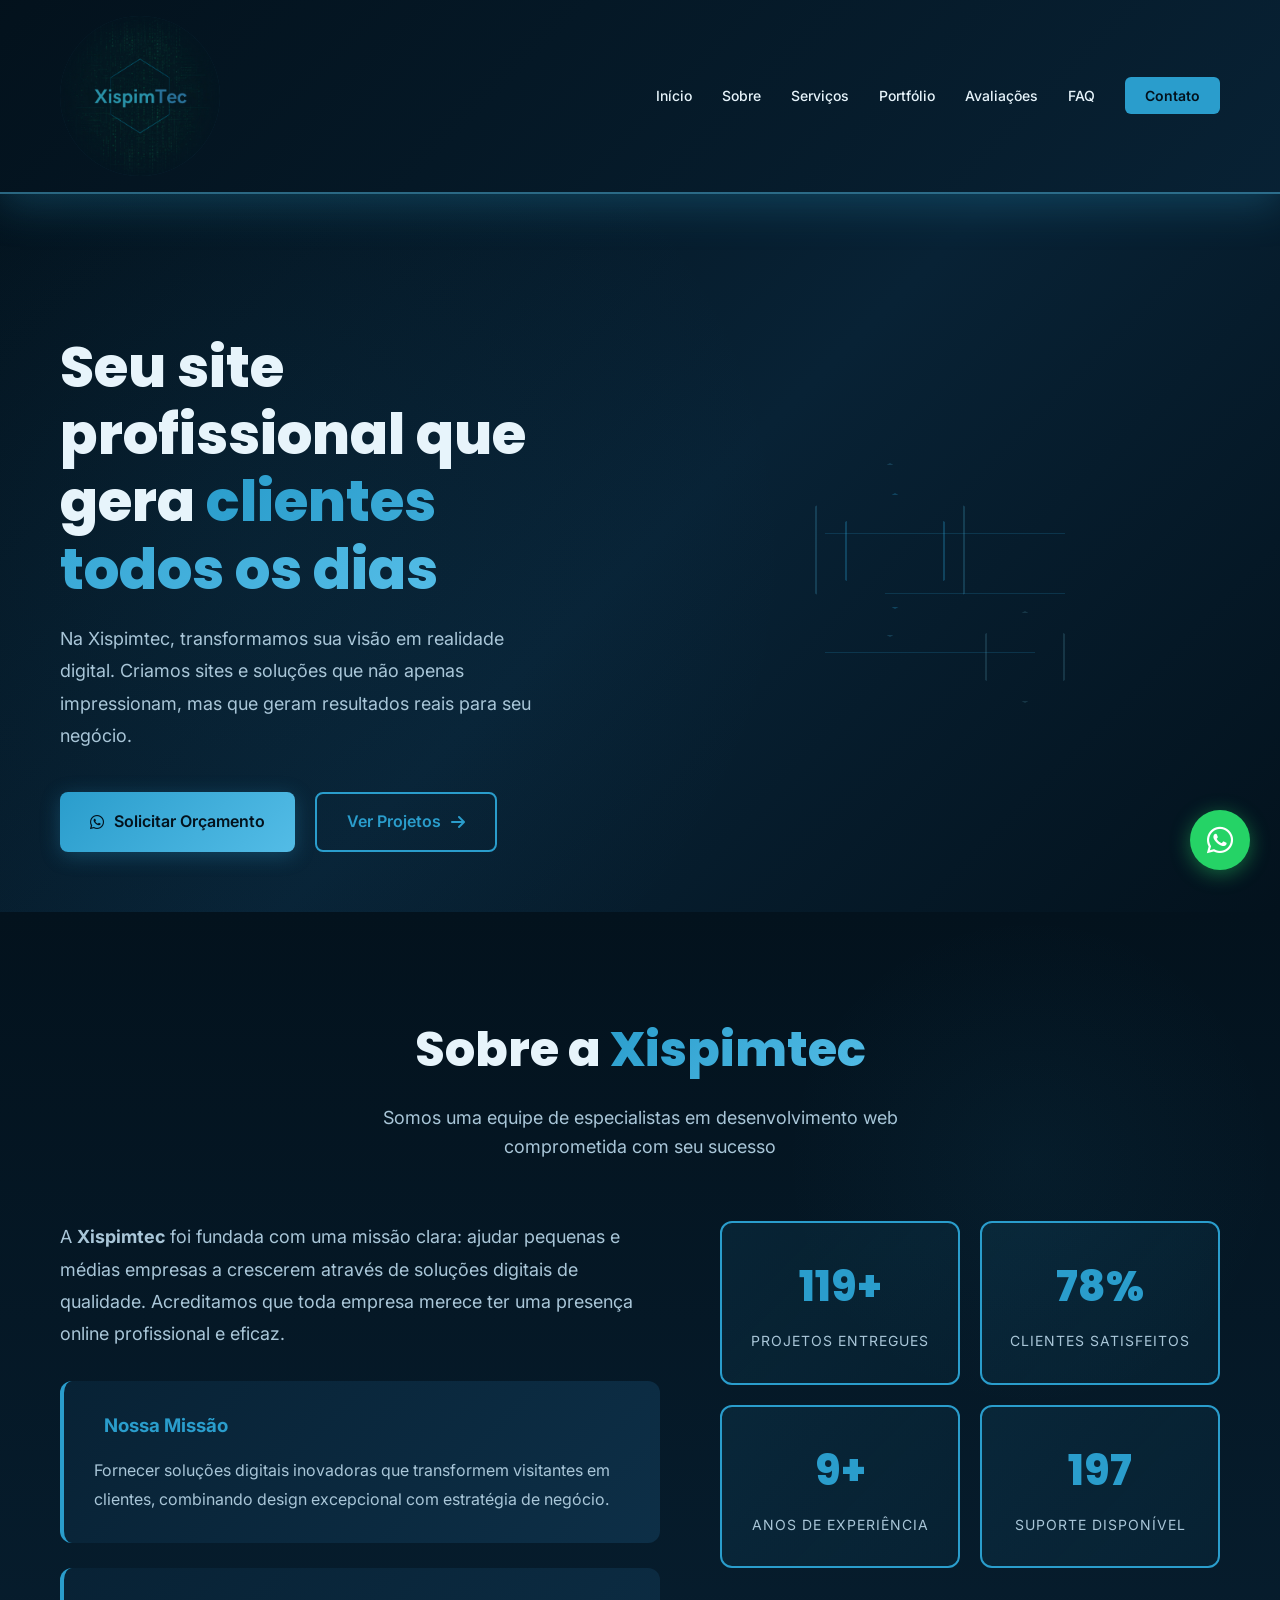
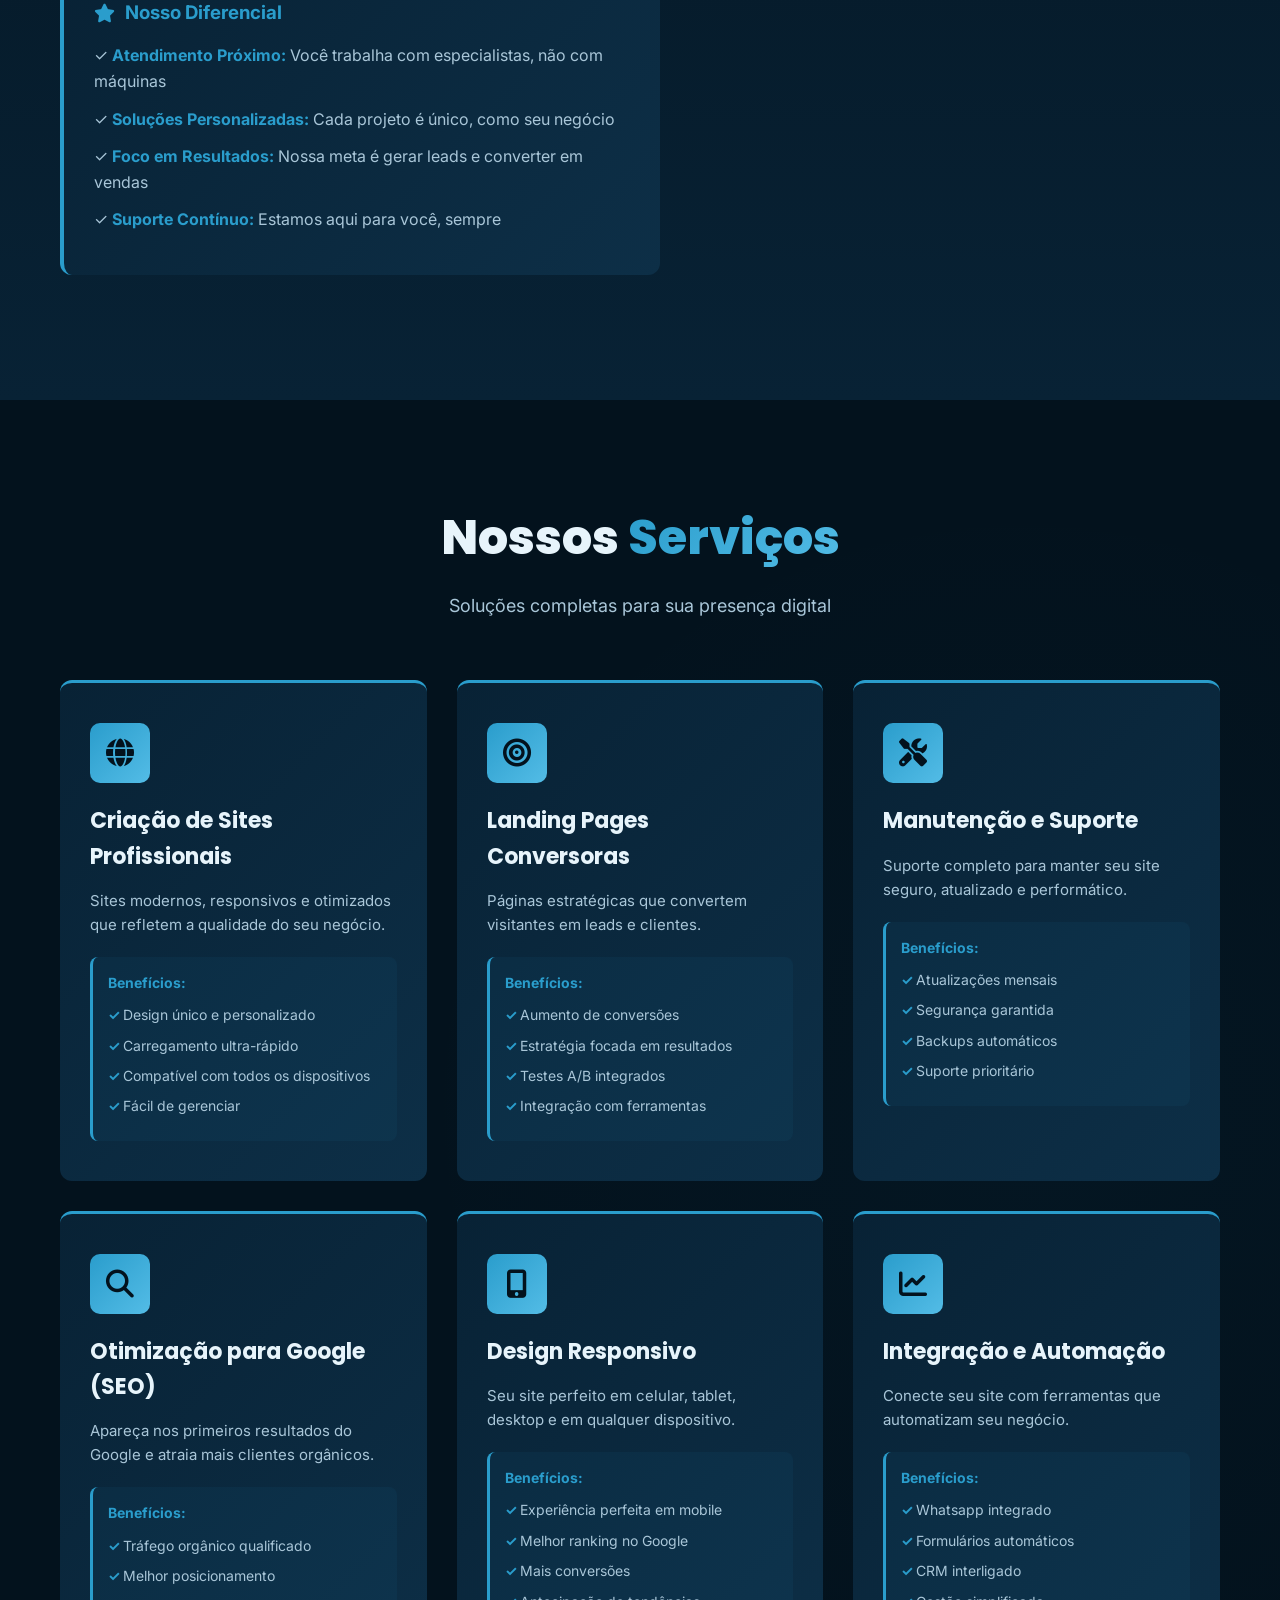
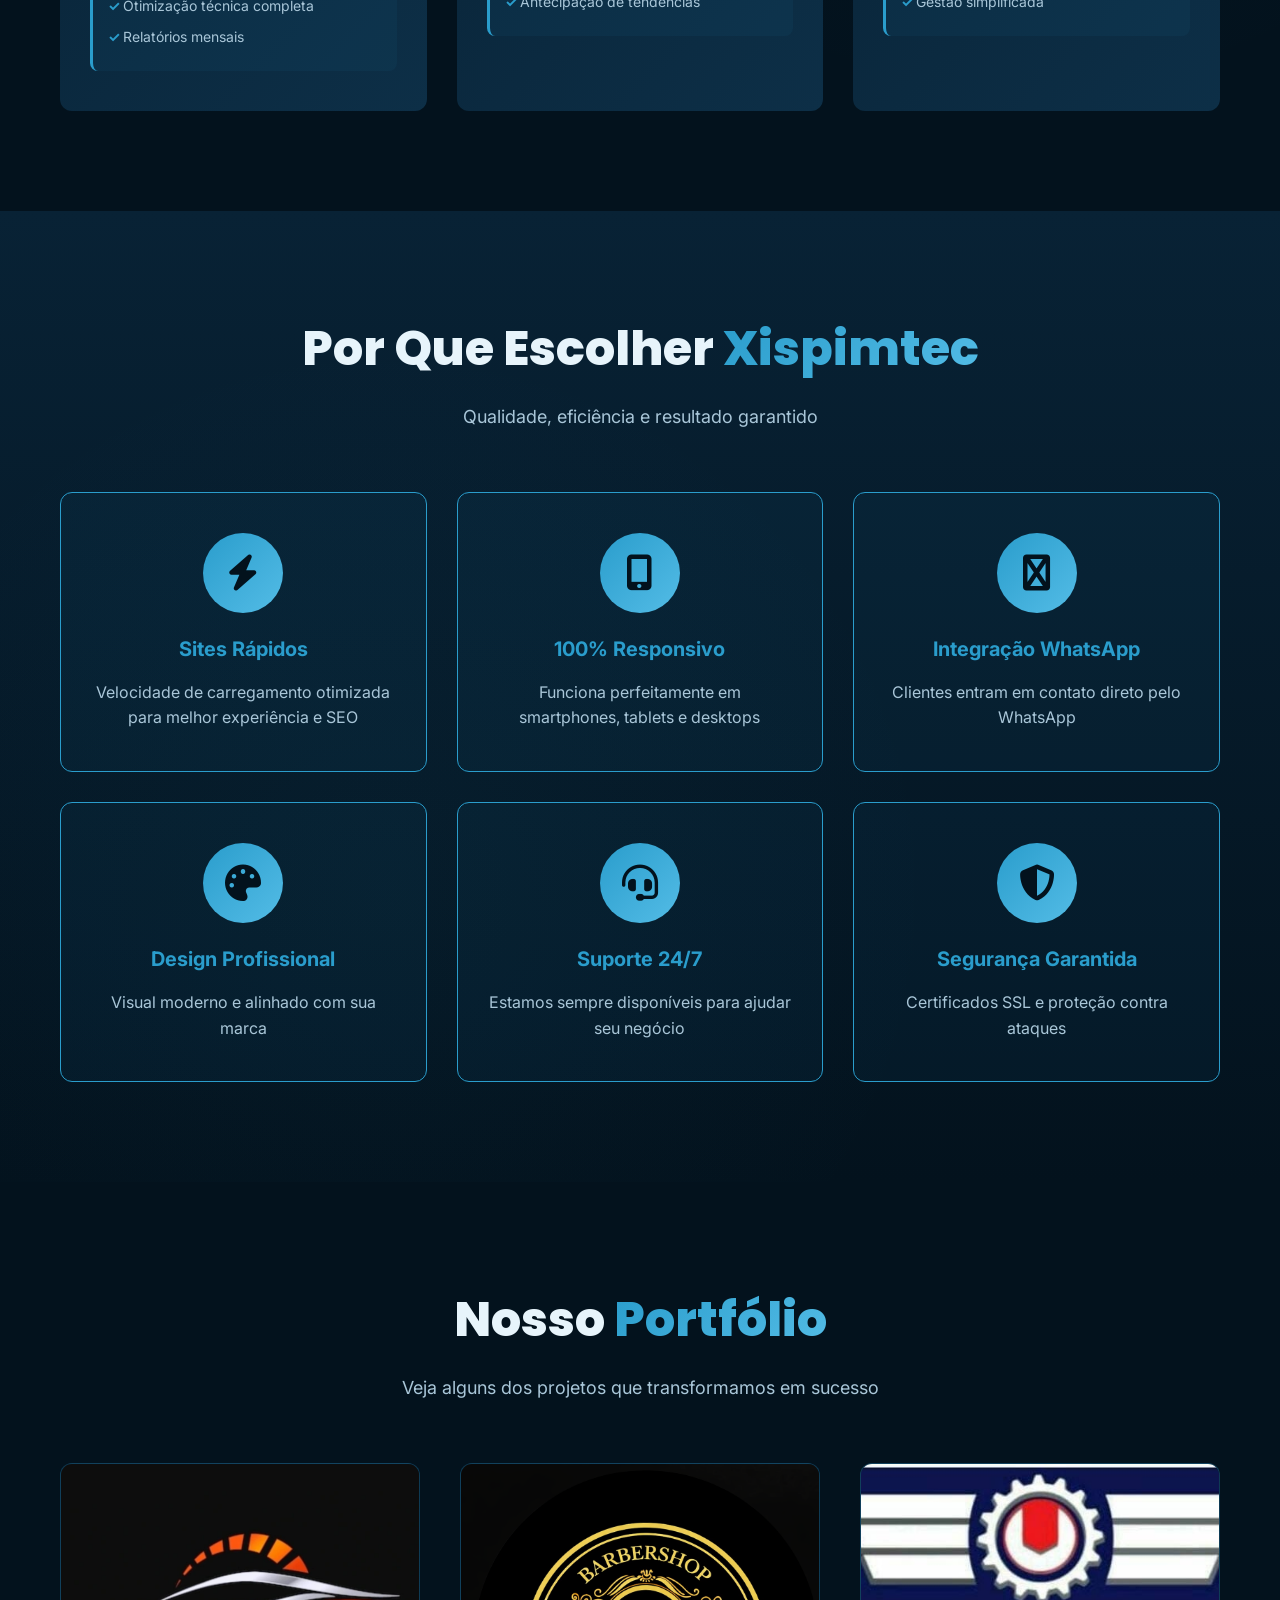
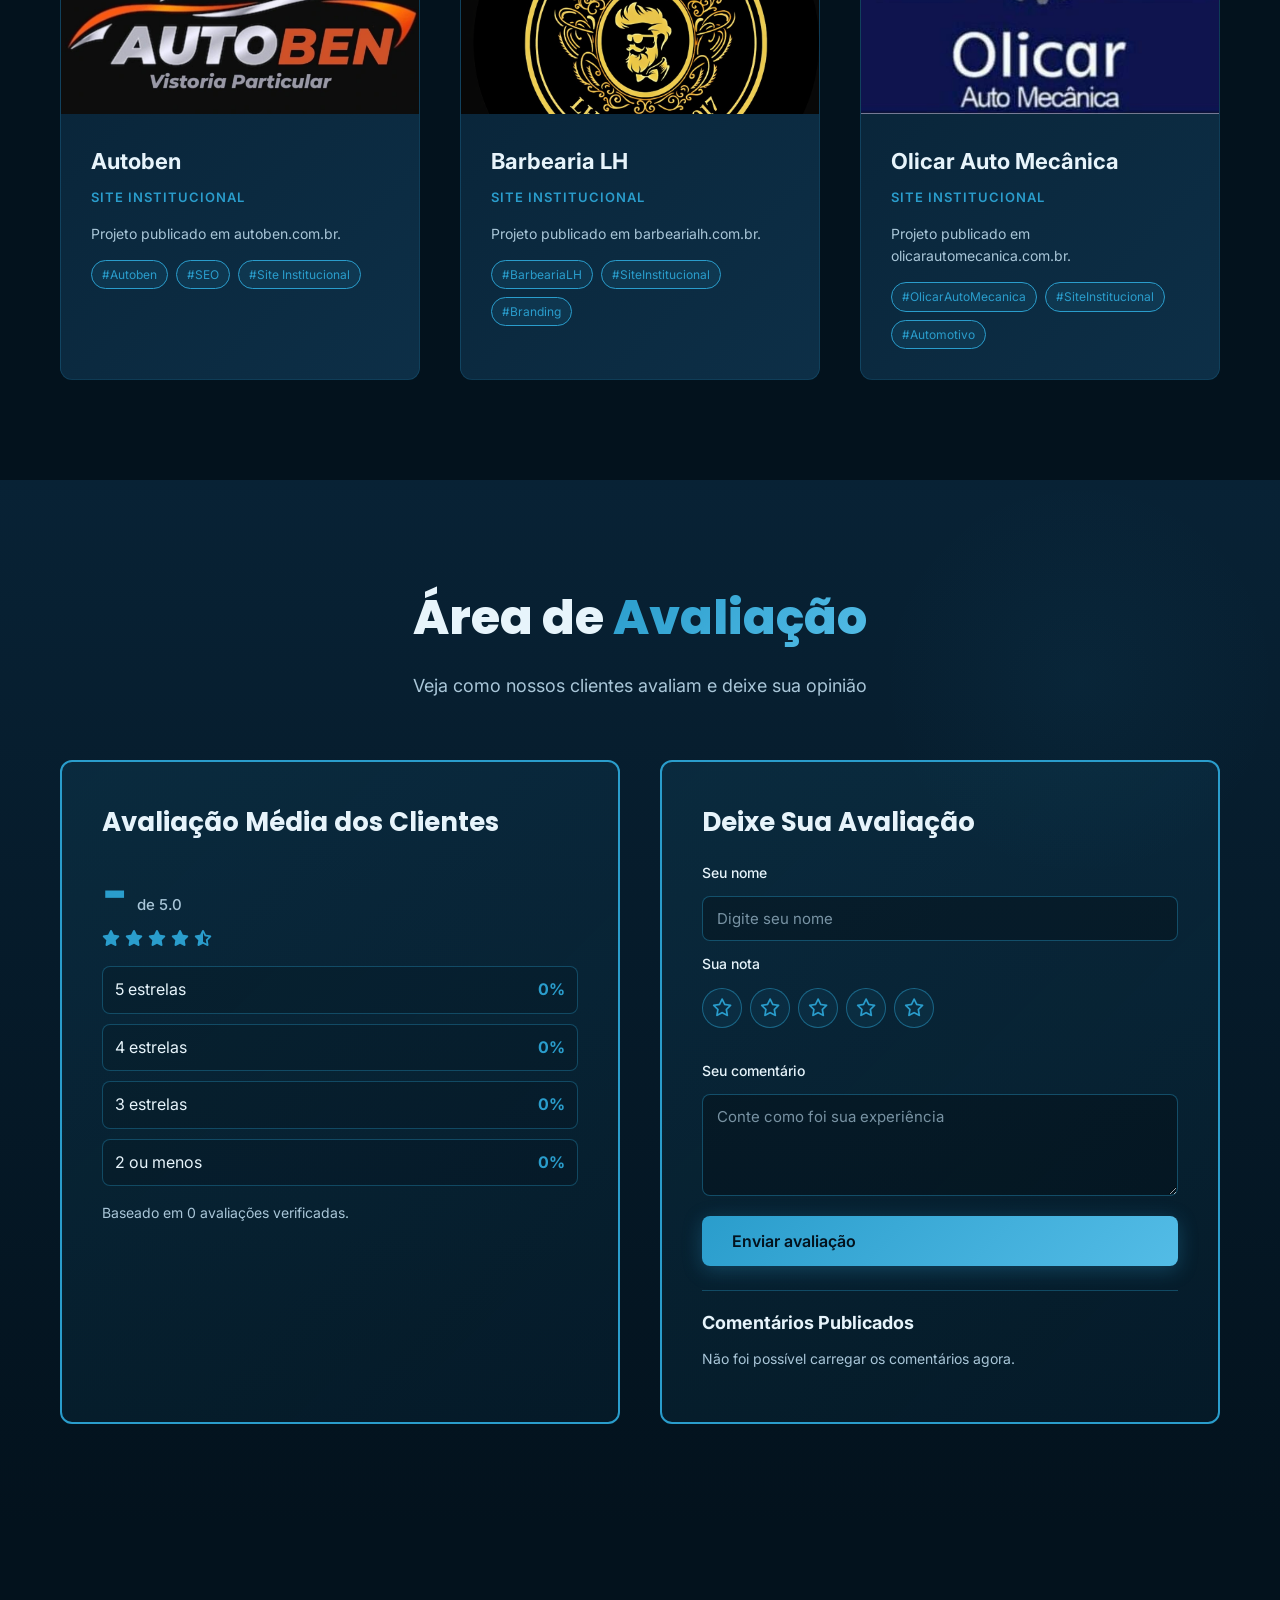
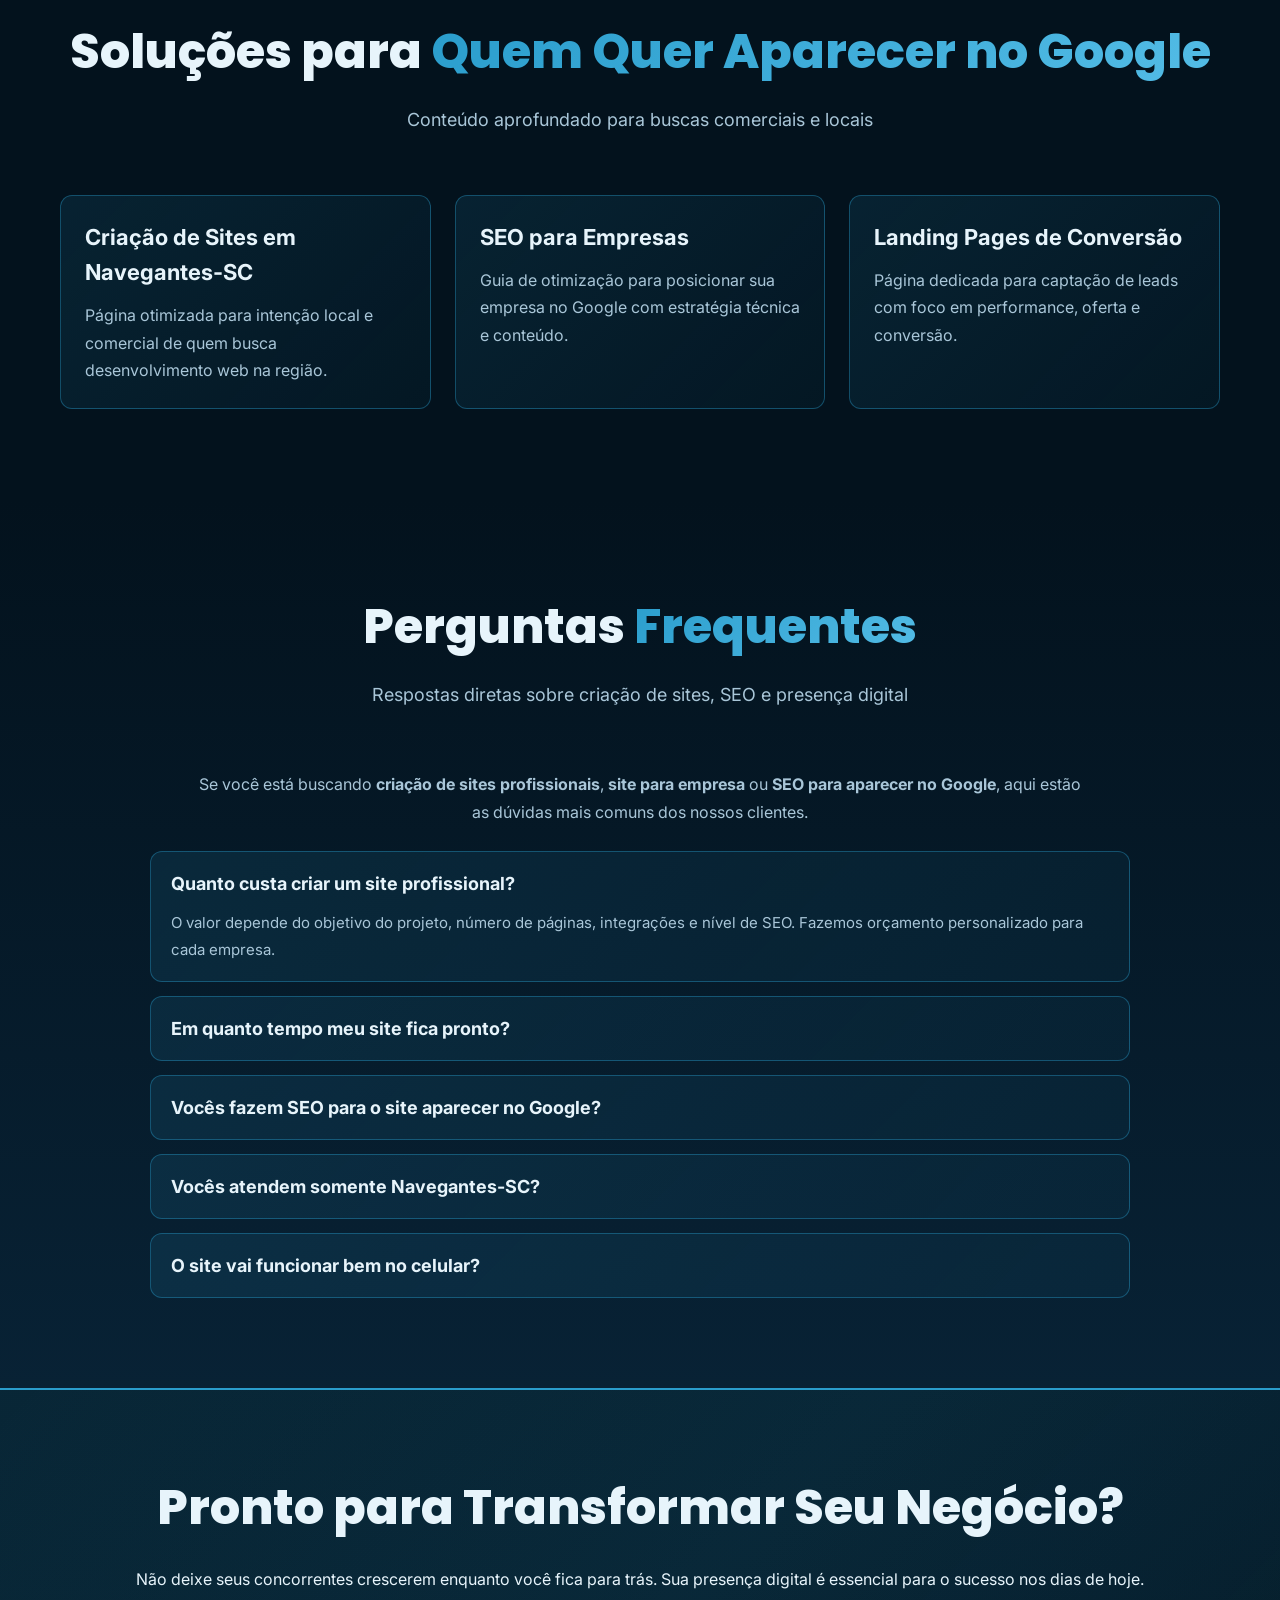
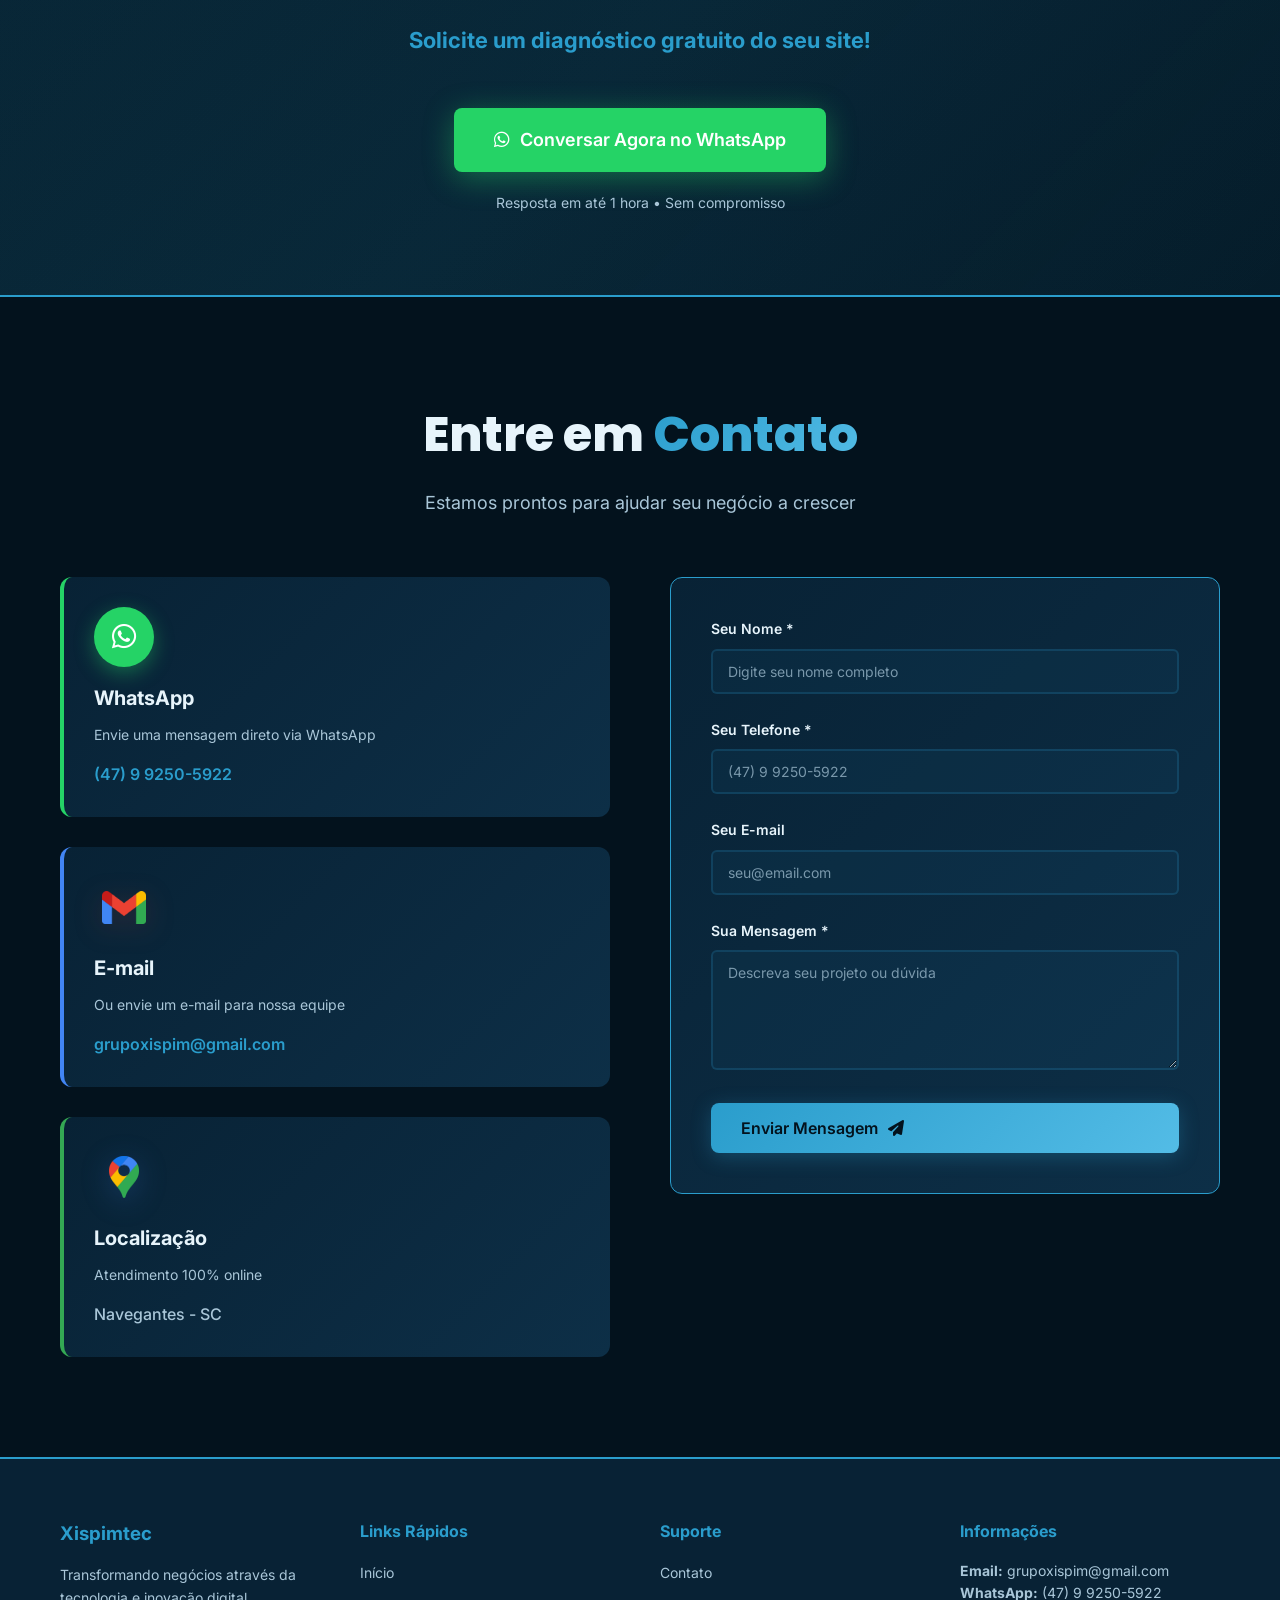
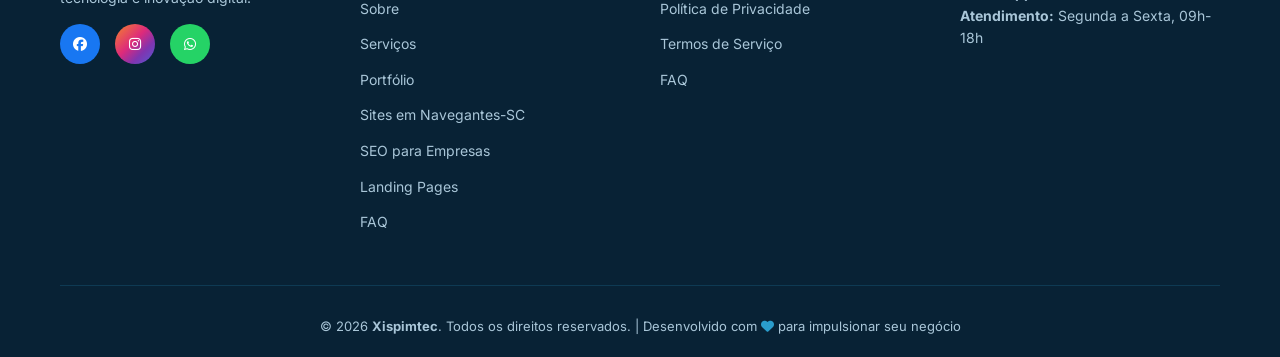
<file: index.html>
<!DOCTYPE html>
<html lang="pt-BR">
<head>
    <meta charset="UTF-8">
    <meta name="viewport" content="width=device-width, initial-scale=1.0">
    <meta name="description" content="Xispimtec: criação de sites profissionais, landing pages e SEO avançado para empresas em todo o Brasil, com foco em tráfego qualificado e conversão.">
    <meta name="keywords" content="criação de sites brasil, agência de seo brasil, seo avançado, desenvolvimento web para empresas, landing pages de conversão, criação de sites profissionais, manutenção de sites, tráfego orgânico">
    <meta name="author" content="Xispimtec">
    <meta name="google-site-verification" content="google56a97cb3859daba8">
    <meta name="robots" content="index, follow, max-image-preview:large, max-snippet:-1, max-video-preview:-1">
    <meta name="googlebot" content="index, follow, max-image-preview:large, max-snippet:-1, max-video-preview:-1">
    <meta name="bingbot" content="index, follow, max-image-preview:large, max-snippet:-1, max-video-preview:-1">
    <meta name="theme-color" content="#2DD9D9">
    <meta name="format-detection" content="telephone=no">
    <link rel="canonical" href="https://xispimtec.com.br/">
    <link rel="alternate" href="https://xispimtec.com.br/" hreflang="pt-BR">
    <link rel="alternate" href="https://xispimtec.com.br/" hreflang="x-default">
    <link rel="manifest" href="/manifest.json">
    <link rel="icon" type="image/svg+xml" href="/favicon.svg">
    <link rel="icon" type="image/jpeg" sizes="192x192" href="/imagens/logo.jpg">
    <link rel="icon" type="image/jpeg" sizes="512x512" href="/imagens/logo.jpg">
    <link rel="shortcut icon" href="/favicon.svg">
    <link rel="apple-touch-icon" sizes="180x180" href="/imagens/logo.jpg">

    <!-- Open Graph -->
    <meta property="og:title" content="Xispimtec | Criação de Sites e SEO Avançado para Todo Brasil">
    <meta property="og:description" content="Sites profissionais, landing pages e SEO avançado para empresas em todo o Brasil com foco em resultados comerciais.">
    <meta property="og:type" content="website">
    <meta property="og:url" content="https://xispimtec.com.br/">
    <meta property="og:site_name" content="Xispimtec">
    <meta property="og:locale" content="pt_BR">
    <meta property="og:image" content="https://xispimtec.com.br/imagens/logo.jpg">
    <meta property="og:image:alt" content="Logo da Xispimtec">

    <!-- Twitter Card -->
    <meta name="twitter:card" content="summary_large_image">
    <meta name="twitter:title" content="Xispimtec | Sites e SEO Avançado para Empresas no Brasil">
    <meta name="twitter:description" content="Projetos web de alta performance e SEO técnico para posicionar empresas em todo o Brasil.">
    <meta name="twitter:image" content="https://xispimtec.com.br/imagens/logo.jpg">

    <title>Xispimtec | Criação de Sites e SEO Avançado para Empresas em Todo Brasil</title>

    <!-- Google Fonts -->
    <link rel="preconnect" href="https://fonts.googleapis.com">
    <link rel="preconnect" href="https://fonts.gstatic.com" crossorigin>
    <link href="https://fonts.googleapis.com/css2?family=Poppins:wght@300;400;500;600;700;800&family=Inter:wght@300;400;500;600;700&display=swap" rel="stylesheet">
    
    <!-- Font Awesome para ícones -->
    <link rel="stylesheet" href="https://cdnjs.cloudflare.com/ajax/libs/font-awesome/6.4.0/css/all.min.css">
    
    <link rel="stylesheet" href="styles.css">

    <script type="application/ld+json">
        {
            "@context": "https://schema.org",
            "@type": "Organization",
            "name": "Xispimtec",
            "url": "https://xispimtec.com.br/",
            "logo": {
                "@type": "ImageObject",
                "url": "https://xispimtec.com.br/imagens/logo.jpg",
                "width": 1080,
                "height": 1080
            },
            "image": "https://xispimtec.com.br/imagens/logo.jpg",
            "email": "grupoxispim@gmail.com",
            "telephone": "+55-47-99250-5922",
            "sameAs": [
                "https://www.instagram.com/xispimtec"
            ],
            "areaServed": {
                "@type": "Country",
                "name": "Brasil"
            }
        }
    </script>
    <script type="application/ld+json">
        {
            "@context": "https://schema.org",
            "@type": "ProfessionalService",
            "name": "Xispimtec",
            "image": "https://xispimtec.com.br/imagens/logo.jpg",
            "url": "https://xispimtec.com.br/",
            "telephone": "+55-47-99250-5922",
            "email": "grupoxispim@gmail.com",
            "priceRange": "$$",
            "address": {
                "@type": "PostalAddress",
                "addressLocality": "Navegantes",
                "addressRegion": "SC",
                "addressCountry": "BR"
            },
            "areaServed": {
                "@type": "Country",
                "name": "Brasil"
            },
            "serviceType": [
                "Criação de Sites Profissionais",
                "Landing Pages",
                "SEO Técnico",
                "Manutenção de Sites"
            ],
            "hasOfferCatalog": {
                "@type": "OfferCatalog",
                "name": "Serviços Digitais Xispimtec",
                "itemListElement": [
                    {
                        "@type": "Offer",
                        "itemOffered": {
                            "@type": "Service",
                            "name": "Criação de Sites para Empresas"
                        }
                    },
                    {
                        "@type": "Offer",
                        "itemOffered": {
                            "@type": "Service",
                            "name": "SEO Avançado para Todo Brasil"
                        }
                    },
                    {
                        "@type": "Offer",
                        "itemOffered": {
                            "@type": "Service",
                            "name": "Landing Pages de Conversão"
                        }
                    }
                ]
            }
        }
    </script>
    <script type="application/ld+json">
        {
            "@context": "https://schema.org",
            "@type": "WebSite",
            "name": "Xispimtec",
            "url": "https://xispimtec.com.br/",
            "inLanguage": "pt-BR"
        }
    </script>
    <script type="application/ld+json">
        {
            "@context": "https://schema.org",
            "@type": "FAQPage",
            "mainEntity": [
                {
                    "@type": "Question",
                    "name": "Quanto custa criar um site profissional?",
                    "acceptedAnswer": {
                        "@type": "Answer",
                        "text": "O valor varia conforme escopo, páginas, integrações e estratégia de SEO. A Xispimtec monta proposta personalizada para cada negócio."
                    }
                },
                {
                    "@type": "Question",
                    "name": "Em quanto tempo meu site fica pronto?",
                    "acceptedAnswer": {
                        "@type": "Answer",
                        "text": "Projetos institucionais normalmente ficam prontos entre 7 e 21 dias, dependendo do conteúdo e da complexidade técnica."
                    }
                },
                {
                    "@type": "Question",
                    "name": "A Xispimtec faz SEO para aparecer no Google?",
                    "acceptedAnswer": {
                        "@type": "Answer",
                        "text": "Sim. Trabalhamos SEO técnico, performance, estrutura semântica, conteúdo e otimizações para aumentar visibilidade orgânica."
                    }
                },
                {
                    "@type": "Question",
                    "name": "Vocês atendem somente Navegantes-SC?",
                    "acceptedAnswer": {
                        "@type": "Answer",
                        "text": "Não. A empresa está em Navegantes-SC, mas o atendimento é online para todo o Brasil."
                    }
                },
                {
                    "@type": "Question",
                    "name": "Meu site vai funcionar bem no celular?",
                    "acceptedAnswer": {
                        "@type": "Answer",
                        "text": "Sim. Todos os projetos são responsivos e otimizados para mobile, tablet e desktop."
                    }
                }
            ]
        }
    </script>
</head>
<body>
    <!-- Menu Fixo -->
    <nav class="navbar">
        <div class="container">
            <div class="navbar-content">
                <div class="logo">
                    <img src="imagens/logo.jpg" alt="Xispimtec Logo" class="logo-img">
                </div>
                <ul class="nav-links">
                    <li><a href="#hero">Início</a></li>
                    <li><a href="#about">Sobre</a></li>
                    <li><a href="#services">Serviços</a></li>
                    <li><a href="#portfolio">Portfólio</a></li>
                    <li><a href="#testimonials">Avaliações</a></li>
                    <li><a href="#faq">FAQ</a></li>
                    <li><a href="#contact" class="btn-contact">Contato</a></li>
                </ul>
                <div class="menu-toggle">
                    <span></span>
                    <span></span>
                    <span></span>
                </div>
            </div>
        </div>
    </nav>

    <!-- Botão Flutuante WhatsApp -->
    <a href="https://wa.me/5547992505922?text=Olá%20Xispimtec!%20Gostaria%20de%20saber%20mais%20sobre%20seus%20serviços" 
       class="whatsapp-float" target="_blank" rel="noopener noreferrer" title="Fale conosco no WhatsApp">
        <i class="fab fa-whatsapp"></i>
    </a>

    <!-- HERO -->
    <section id="hero" class="hero">
        <div class="container">
            <div class="hero-content">
                <div class="hero-text">
                    <h1 class="hero-title">
                        Seu site profissional que gera <span class="highlight">clientes todos os dias</span>
                    </h1>
                    <p class="hero-subtitle">
                        Na Xispimtec, transformamos sua visão em realidade digital. Criamos sites e soluções que não apenas impressionam, mas que geram resultados reais para seu negócio.
                    </p>
                    <div class="hero-buttons">
                        <a href="https://wa.me/5547992505922?text=Olá%20Xispimtec!%20Gostaria%20de%20solicitar%20um%20orçamento" 
                           class="btn btn-primary" target="_blank" rel="noopener noreferrer">
                            <i class="fab fa-whatsapp"></i> Solicitar Orçamento
                        </a>
                        <a href="#portfolio" class="btn btn-secondary">
                            Ver Projetos <i class="fas fa-arrow-right"></i>
                        </a>
                    </div>
                </div>
                <div class="hero-illustration">
                    <div class="tech-illustration">
                        <div class="hex hex-1"></div>
                        <div class="hex hex-2"></div>
                        <div class="hex hex-3"></div>
                        <div class="code-line line-1"></div>
                        <div class="code-line line-2"></div>
                        <div class="code-line line-3"></div>
                    </div>
                </div>
            </div>
        </div>
    </section>

    <!-- SOBRE -->
    <section id="about" class="about">
        <div class="container">
            <h2 class="section-title">Sobre a <span class="highlight">Xispimtec</span></h2>
            <p class="section-subtitle">Somos uma equipe de especialistas em desenvolvimento web comprometida com seu sucesso</p>
            
            <div class="about-content">
                <div class="about-text">
                    <p class="about-description">
                        A <strong>Xispimtec</strong> foi fundada com uma missão clara: ajudar pequenas e médias empresas a crescerem através de soluções digitais de qualidade. Acreditamos que toda empresa merece ter uma presença online profissional e eficaz.
                    </p>
                    
                    <div class="about-mission">
                        <h3><i class="fas fa-target"></i> Nossa Missão</h3>
                        <p>Fornecer soluções digitais inovadoras que transformem visitantes em clientes, combinando design excepcional com estratégia de negócio.</p>
                    </div>

                    <div class="about-differentials">
                        <h3><i class="fas fa-star"></i> Nosso Diferencial</h3>
                        <ul>
                            <li>✓ <strong>Atendimento Próximo:</strong> Você trabalha com especialistas, não com máquinas</li>
                            <li>✓ <strong>Soluções Personalizadas:</strong> Cada projeto é único, como seu negócio</li>
                            <li>✓ <strong>Foco em Resultados:</strong> Nossa meta é gerar leads e converter em vendas</li>
                            <li>✓ <strong>Suporte Contínuo:</strong> Estamos aqui para você, sempre</li>
                        </ul>
                    </div>
                </div>
                <div class="about-stats">
                    <div class="stat-card">
                        <div class="stat-number">150+</div>
                        <div class="stat-label">Projetos Entregues</div>
                    </div>
                    <div class="stat-card">
                        <div class="stat-number">98%</div>
                        <div class="stat-label">Clientes Satisfeitos</div>
                    </div>
                    <div class="stat-card">
                        <div class="stat-number">12+</div>
                        <div class="stat-label">Anos de Experiência</div>
                    </div>
                    <div class="stat-card">
                        <div class="stat-number">24/7</div>
                        <div class="stat-label">Suporte Disponível</div>
                    </div>
                </div>
            </div>
        </div>
    </section>

    <!-- SERVIÇOS -->
    <section id="services" class="services">
        <div class="container">
            <h2 class="section-title">Nossos <span class="highlight">Serviços</span></h2>
            <p class="section-subtitle">Soluções completas para sua presença digital</p>
            
            <div class="services-grid">
                <!-- Serviço 1 -->
                <div class="service-card">
                    <div class="service-icon">
                        <i class="fas fa-globe"></i>
                    </div>
                    <h3>Criação de Sites Profissionais</h3>
                    <p class="service-description">
                        Sites modernos, responsivos e otimizados que refletem a qualidade do seu negócio.
                    </p>
                    <div class="service-benefits">
                        <p><strong>Benefícios:</strong></p>
                        <ul>
                            <li>Design único e personalizado</li>
                            <li>Carregamento ultra-rápido</li>
                            <li>Compatível com todos os dispositivos</li>
                            <li>Fácil de gerenciar</li>
                        </ul>
                    </div>
                </div>

                <!-- Serviço 2 -->
                <div class="service-card">
                    <div class="service-icon">
                        <i class="fas fa-bullseye"></i>
                    </div>
                    <h3>Landing Pages Conversoras</h3>
                    <p class="service-description">
                        Páginas estratégicas que convertem visitantes em leads e clientes.
                    </p>
                    <div class="service-benefits">
                        <p><strong>Benefícios:</strong></p>
                        <ul>
                            <li>Aumento de conversões</li>
                            <li>Estratégia focada em resultados</li>
                            <li>Testes A/B integrados</li>
                            <li>Integração com ferramentas</li>
                        </ul>
                    </div>
                </div>

                <!-- Serviço 3 -->
                <div class="service-card">
                    <div class="service-icon">
                        <i class="fas fa-tools"></i>
                    </div>
                    <h3>Manutenção e Suporte</h3>
                    <p class="service-description">
                        Suporte completo para manter seu site seguro, atualizado e performático.
                    </p>
                    <div class="service-benefits">
                        <p><strong>Benefícios:</strong></p>
                        <ul>
                            <li>Atualizações mensais</li>
                            <li>Segurança garantida</li>
                            <li>Backups automáticos</li>
                            <li>Suporte prioritário</li>
                        </ul>
                    </div>
                </div>

                <!-- Serviço 4 -->
                <div class="service-card">
                    <div class="service-icon">
                        <i class="fas fa-search"></i>
                    </div>
                    <h3>Otimização para Google (SEO)</h3>
                    <p class="service-description">
                        Apareça nos primeiros resultados do Google e atraia mais clientes orgânicos.
                    </p>
                    <div class="service-benefits">
                        <p><strong>Benefícios:</strong></p>
                        <ul>
                            <li>Tráfego orgânico qualificado</li>
                            <li>Melhor posicionamento</li>
                            <li>Otimização técnica completa</li>
                            <li>Relatórios mensais</li>
                        </ul>
                    </div>
                </div>

                <!-- Serviço 5 -->
                <div class="service-card">
                    <div class="service-icon">
                        <i class="fas fa-mobile-alt"></i>
                    </div>
                    <h3>Design Responsivo</h3>
                    <p class="service-description">
                        Seu site perfeito em celular, tablet, desktop e em qualquer dispositivo.
                    </p>
                    <div class="service-benefits">
                        <p><strong>Benefícios:</strong></p>
                        <ul>
                            <li>Experiência perfeita em mobile</li>
                            <li>Melhor ranking no Google</li>
                            <li>Mais conversões</li>
                            <li>Antecipação de tendências</li>
                        </ul>
                    </div>
                </div>

                <!-- Serviço 6 -->
                <div class="service-card">
                    <div class="service-icon">
                        <i class="fas fa-chart-line"></i>
                    </div>
                    <h3>Integração e Automação</h3>
                    <p class="service-description">
                        Conecte seu site com ferramentas que automatizam seu negócio.
                    </p>
                    <div class="service-benefits">
                        <p><strong>Benefícios:</strong></p>
                        <ul>
                            <li>Whatsapp integrado</li>
                            <li>Formulários automáticos</li>
                            <li>CRM interligado</li>
                            <li>Gestão simplificada</li>
                        </ul>
                    </div>
                </div>
            </div>
        </div>
    </section>

    <!-- DIFERENCIAIS -->
    <section class="differentials">
        <div class="container">
            <h2 class="section-title">Por Que Escolher <span class="highlight">Xispimtec</span></h2>
            <p class="section-subtitle">Qualidade, eficiência e resultado garantido</p>
            
            <div class="differentials-grid">
                <div class="differential-item">
                    <div class="differential-icon">
                        <i class="fas fa-bolt"></i>
                    </div>
                    <h3>Sites Rápidos</h3>
                    <p>Velocidade de carregamento otimizada para melhor experiência e SEO</p>
                </div>

                <div class="differential-item">
                    <div class="differential-icon">
                        <i class="fas fa-mobile-alt"></i>
                    </div>
                    <h3>100% Responsivo</h3>
                    <p>Funciona perfeitamente em smartphones, tablets e desktops</p>
                </div>

                <div class="differential-item">
                    <div class="differential-icon">
                        <i class="fas fa-whatsapp"></i>
                    </div>
                    <h3>Integração WhatsApp</h3>
                    <p>Clientes entram em contato direto pelo WhatsApp</p>
                </div>

                <div class="differential-item">
                    <div class="differential-icon">
                        <i class="fas fa-palette"></i>
                    </div>
                    <h3>Design Profissional</h3>
                    <p>Visual moderno e alinhado com sua marca</p>
                </div>

                <div class="differential-item">
                    <div class="differential-icon">
                        <i class="fas fa-headset"></i>
                    </div>
                    <h3>Suporte 24/7</h3>
                    <p>Estamos sempre disponíveis para ajudar seu negócio</p>
                </div>

                <div class="differential-item">
                    <div class="differential-icon">
                        <i class="fas fa-shield-alt"></i>
                    </div>
                    <h3>Segurança Garantida</h3>
                    <p>Certificados SSL e proteção contra ataques</p>
                </div>
            </div>
        </div>
    </section>

    <!-- PORTFÓLIO -->
    <section id="portfolio" class="portfolio">
        <div class="container">
            <h2 class="section-title">Nosso <span class="highlight">Portfólio</span></h2>
            <p class="section-subtitle">Veja alguns dos projetos que transformamos em sucesso</p>
            
            <div class="portfolio-grid">
                <!-- Projeto 1 -->
                <div class="portfolio-item portfolio-item-clickable">
                    <div class="portfolio-image">
                        <div class="portfolio-placeholder project-1">
                            <img class="portfolio-logo" src="imagens/autoben-logo.jpg" alt="Logo Autoben" loading="lazy" decoding="async">
                        </div>
                    </div>
                    <div class="portfolio-content">
                        <h3>Autoben</h3>
                        <p class="portfolio-category">Site Institucional</p>
                        <p class="portfolio-description">
                            Projeto publicado em autoben.com.br.
                        </p>
                        <div class="portfolio-tags">
                            <span>#Autoben</span>
                            <span>#SEO</span>
                            <span>#Site Institucional</span>
                        </div>
                    </div>
                    <a class="portfolio-item-link" href="https://autoben.com.br" target="_blank" rel="noopener noreferrer" aria-label="Abrir site autoben.com.br">Abrir projeto</a>
                </div>

                <!-- Projeto 2 -->
                <div class="portfolio-item portfolio-item-clickable">
                    <div class="portfolio-image">
                        <div class="portfolio-placeholder project-2">
                            <img class="portfolio-logo" src="imagens/barbearia-lh-logo.jpg" alt="Logo Barbearia LH" loading="lazy" decoding="async">
                        </div>
                    </div>
                    <div class="portfolio-content">
                        <h3>Barbearia LH</h3>
                        <p class="portfolio-category">Site Institucional</p>
                        <p class="portfolio-description">
                            Projeto publicado em barbearialh.com.br.
                        </p>
                        <div class="portfolio-tags">
                            <span>#BarbeariaLH</span>
                            <span>#SiteInstitucional</span>
                            <span>#Branding</span>
                        </div>
                    </div>
                    <a class="portfolio-item-link" href="https://barbearialh.com.br/" target="_blank" rel="noopener noreferrer" aria-label="Abrir site barbearialh.com.br">Abrir projeto</a>
                </div>

                <!-- Projeto 3 -->
                <div class="portfolio-item portfolio-item-clickable">
                    <div class="portfolio-image">
                        <div class="portfolio-placeholder project-3">
                            <img class="portfolio-logo" src="imagens/olicar-logo.jpg" alt="Logo Olicar Auto Mecânica" loading="lazy" decoding="async">
                        </div>
                    </div>
                    <div class="portfolio-content">
                        <h3>Olicar Auto Mecânica</h3>
                        <p class="portfolio-category">Site Institucional</p>
                        <p class="portfolio-description">
                            Projeto publicado em olicarautomecanica.com.br.
                        </p>
                        <div class="portfolio-tags">
                            <span>#OlicarAutoMecanica</span>
                            <span>#SiteInstitucional</span>
                            <span>#Automotivo</span>
                        </div>
                    </div>
                    <a class="portfolio-item-link" href="https://olicarautomecanica.com.br/" target="_blank" rel="noopener noreferrer" aria-label="Abrir site olicarautomecanica.com.br">Abrir projeto</a>
                </div>

            </div>
        </div>
    </section>

    <!-- DEPOIMENTOS -->
    <section id="testimonials" class="testimonials">
        <div class="container">
            <h2 class="section-title">Área de <span class="highlight">Avaliação</span></h2>
            <p class="section-subtitle">Veja como nossos clientes avaliam e deixe sua opinião</p>
            
            <div class="testimonials-grid">
                <div class="testimonial-card">
                    <h3 class="rating-card-title">Avaliação Média dos Clientes</h3>
                    <div class="rating-score-wrap">
                        <strong class="rating-score" id="ratingAverage">-</strong>
                        <span class="rating-score-total">de 5.0</span>
                    </div>
                    <div class="stars rating-static" aria-label="Média de 4.9 estrelas">
                        <i class="fas fa-star"></i>
                        <i class="fas fa-star"></i>
                        <i class="fas fa-star"></i>
                        <i class="fas fa-star"></i>
                        <i class="fas fa-star-half-alt"></i>
                    </div>
                    <ul class="rating-summary-list">
                        <li><span>5 estrelas</span><strong id="ratingPct5">0%</strong></li>
                        <li><span>4 estrelas</span><strong id="ratingPct4">0%</strong></li>
                        <li><span>3 estrelas</span><strong id="ratingPct3">0%</strong></li>
                        <li><span>2 ou menos</span><strong id="ratingPct2">0%</strong></li>
                    </ul>
                    <p class="rating-note" id="ratingTotalCount">Baseado em 0 avaliações verificadas.</p>
                </div>

                <div class="testimonial-card">
                    <h3 class="rating-card-title">Deixe Sua Avaliação</h3>
                    <form id="reviewForm" class="review-form">
                        <label for="reviewName">Seu nome</label>
                        <input type="text" id="reviewName" name="reviewName" placeholder="Digite seu nome" required>

                        <label>Sua nota</label>
                        <div class="stars interactive-stars" role="radiogroup" aria-label="Selecione uma nota de 1 a 5">
                            <button type="button" class="rating-star" data-rating="1" aria-label="1 estrela"><i class="far fa-star"></i></button>
                            <button type="button" class="rating-star" data-rating="2" aria-label="2 estrelas"><i class="far fa-star"></i></button>
                            <button type="button" class="rating-star" data-rating="3" aria-label="3 estrelas"><i class="far fa-star"></i></button>
                            <button type="button" class="rating-star" data-rating="4" aria-label="4 estrelas"><i class="far fa-star"></i></button>
                            <button type="button" class="rating-star" data-rating="5" aria-label="5 estrelas"><i class="far fa-star"></i></button>
                        </div>
                        <input type="hidden" id="reviewRating" name="reviewRating" value="0">

                        <label for="reviewComment">Seu comentário</label>
                        <textarea id="reviewComment" name="reviewComment" rows="4" placeholder="Conte como foi sua experiência" required></textarea>

                        <button type="submit" class="btn btn-primary review-submit-btn">Enviar avaliação</button>
                    </form>

                    <div class="reviews-public">
                        <h4>Comentários Publicados</h4>
                        <p id="reviewsStatus" class="reviews-status">Carregando comentários...</p>
                        <div id="reviewsList" class="reviews-list" aria-live="polite"></div>
                    </div>
                </div>
            </div>
        </div>
    </section>

    <!-- PÁGINAS SEO -->
    <section class="seo-hub" id="seo-hub">
        <div class="container">
            <h2 class="section-title">Soluções para <span class="highlight">Quem Quer Aparecer no Google</span></h2>
            <p class="section-subtitle">Conteúdo aprofundado para buscas comerciais e locais</p>

            <div class="seo-hub-grid">
                <a class="seo-hub-card" href="/criacao-de-sites-navegantes.html">
                    <h3>Criação de Sites em Navegantes-SC</h3>
                    <p>Página otimizada para intenção local e comercial de quem busca desenvolvimento web na região.</p>
                </a>

                <a class="seo-hub-card" href="/seo-para-empresas.html">
                    <h3>SEO para Empresas</h3>
                    <p>Guia de otimização para posicionar sua empresa no Google com estratégia técnica e conteúdo.</p>
                </a>

                <a class="seo-hub-card" href="/landing-pages-conversao.html">
                    <h3>Landing Pages de Conversão</h3>
                    <p>Página dedicada para captação de leads com foco em performance, oferta e conversão.</p>
                </a>

            </div>

        </div>
    </section>

    <!-- FAQ -->
    <section id="faq" class="faq">
        <div class="container">
            <h2 class="section-title">Perguntas <span class="highlight">Frequentes</span></h2>
            <p class="section-subtitle">Respostas diretas sobre criação de sites, SEO e presença digital</p>

            <p class="faq-intro">
                Se você está buscando <strong>criação de sites profissionais</strong>, <strong>site para empresa</strong> ou
                <strong>SEO para aparecer no Google</strong>, aqui estão as dúvidas mais comuns dos nossos clientes.
            </p>

            <div class="faq-list">
                <details class="faq-item" open>
                    <summary>Quanto custa criar um site profissional?</summary>
                    <p>O valor depende do objetivo do projeto, número de páginas, integrações e nível de SEO. Fazemos orçamento personalizado para cada empresa.</p>
                </details>

                <details class="faq-item">
                    <summary>Em quanto tempo meu site fica pronto?</summary>
                    <p>Sites institucionais costumam ficar prontos entre 7 e 21 dias. Projetos maiores podem levar mais tempo por conta de integrações e conteúdos extras.</p>
                </details>

                <details class="faq-item">
                    <summary>Vocês fazem SEO para o site aparecer no Google?</summary>
                    <p>Sim. Aplicamos SEO técnico, estrutura de conteúdo, otimização de performance e melhorias contínuas para ampliar o alcance orgânico.</p>
                </details>

                <details class="faq-item">
                    <summary>Vocês atendem somente Navegantes-SC?</summary>
                    <p>A base é em Navegantes-SC, com atendimento online, reuniões e suporte remoto para diferentes tipos de projeto.</p>
                </details>

                <details class="faq-item">
                    <summary>O site vai funcionar bem no celular?</summary>
                    <p>Sim. Todos os projetos são responsivos e otimizados para celulares, tablets e desktops, com foco em boa experiência e conversão.</p>
                </details>
            </div>
        </div>
    </section>

    <!-- CTA FINAL -->
    <section class="cta-final">
        <div class="container">
            <div class="cta-content">
                <h2>Pronto para Transformar Seu Negócio?</h2>
                <p>
                    Não deixe seus concorrentes crescerem enquanto você fica para trás. 
                    Sua presença digital é essencial para o sucesso nos dias de hoje.
                </p>
                <p class="cta-highlight">
                    <strong>Solicite um diagnóstico gratuito do seu site!</strong>
                </p>
                <a href="https://wa.me/5547992505922?text=Ol%C3%A1%20Xispimtec!%20Gostaria%20de%20solicitar%20um%20diagn%C3%B3stico%20gratuito%20do%20meu%20site" 
                   class="btn btn-cta" target="_blank" rel="noopener noreferrer">
                    <i class="fab fa-whatsapp"></i> Conversar Agora no WhatsApp
                </a>
                <p class="cta-footer">Resposta em até 1 hora • Sem compromisso</p>
            </div>
        </div>
    </section>

    <!-- CONTATO -->
    <section id="contact" class="contact">
        <div class="container">
            <h2 class="section-title">Entre em <span class="highlight">Contato</span></h2>
            <p class="section-subtitle">Estamos prontos para ajudar seu negócio a crescer</p>
            
            <div class="contact-content">
                <div class="contact-info">
                    <div class="contact-card whatsapp-card">
                        <div class="contact-icon">
                            <i class="fab fa-whatsapp"></i>
                        </div>
                        <h3>WhatsApp</h3>
                        <p>Envie uma mensagem direto via WhatsApp</p>
                        <a href="https://wa.me/5547992505922" target="_blank" rel="noopener noreferrer" class="contact-link">
                            (47) 9 9250-5922
                        </a>
                    </div>

                    <div class="contact-card email-card">
                        <div class="contact-icon">
                            <img src="imagens/gmail-oficial.png" alt="Gmail" class="email-official-icon">
                        </div>
                        <h3>E-mail</h3>
                        <p>Ou envie um e-mail para nossa equipe</p>
                        <a href="https://mail.google.com/mail/?view=cm&fs=1&to=grupoxispim@gmail.com" target="_blank" rel="noopener noreferrer" class="contact-link">
                            grupoxispim@gmail.com
                        </a>
                    </div>

                    <div class="contact-card location-card">
                        <div class="contact-icon">
                            <img src="imagens/google-maps-oficial.png" alt="Google Maps" class="maps-official-icon">
                        </div>
                        <h3>Localização</h3>
                        <p>Atendimento 100% online</p>
                        <a href="https://www.google.com/maps/place/Navegantes,+SC" target="_blank" rel="noopener noreferrer" class="location">
                            Navegantes - SC
                        </a>
                    </div>
                </div>

                <div class="contact-form">
                    <form id="contactForm">
                        <div class="form-group">
                            <label for="name">Seu Nome *</label>
                            <input type="text" id="name" name="name" placeholder="Digite seu nome completo" required>
                        </div>

                        <div class="form-group">
                            <label for="phone">Seu Telefone *</label>
                            <input type="tel" id="phone" name="phone" placeholder="(47) 9 9250-5922" required>
                        </div>

                        <div class="form-group">
                            <label for="email">Seu E-mail</label>
                            <input type="email" id="email" name="email" placeholder="seu@email.com">
                        </div>

                        <div class="form-group">
                            <label for="message">Sua Mensagem *</label>
                            <textarea id="message" name="message" rows="4" placeholder="Descreva seu projeto ou dúvida" required></textarea>
                        </div>

                        <button type="submit" class="btn btn-primary">
                            Enviar Mensagem <i class="fas fa-paper-plane"></i>
                        </button>
                    </form>
                </div>
            </div>
        </div>
    </section>

    <!-- RODAPÉ -->
    <footer class="footer">
        <div class="container">
            <div class="footer-content">
                <div class="footer-section">
                    <h3>Xispimtec</h3>
                    <p>Transformando negócios através da tecnologia e inovação digital.</p>
                    <div class="social-links">
                        <a href="#" title="Facebook" class="social-facebook"><i class="fab fa-facebook"></i></a>
                        <a href="https://www.instagram.com/xispimtec?utm_source=ig_web_button_share_sheet&igsh=ZDNlZDc0MzIxNw==" title="Instagram" class="social-instagram" target="_blank" rel="noopener noreferrer"><i class="fab fa-instagram"></i></a>
                        <a href="https://wa.me/5547992505922" title="WhatsApp" class="social-whatsapp" target="_blank" rel="noopener noreferrer"><i class="fab fa-whatsapp"></i></a>
                    </div>
                </div>

                <div class="footer-section">
                    <h4>Links Rápidos</h4>
                    <ul>
                        <li><a href="#hero">Início</a></li>
                        <li><a href="#about">Sobre</a></li>
                        <li><a href="#services">Serviços</a></li>
                        <li><a href="#portfolio">Portfólio</a></li>
                        <li><a href="/criacao-de-sites-navegantes.html">Sites em Navegantes-SC</a></li>
                        <li><a href="/seo-para-empresas.html">SEO para Empresas</a></li>
                        <li><a href="/landing-pages-conversao.html">Landing Pages</a></li>
                        <li><a href="#faq">FAQ</a></li>
                    </ul>
                </div>

                <div class="footer-section">
                    <h4>Suporte</h4>
                    <ul>
                        <li><a href="#">Contato</a></li>
                        <li><a href="#" class="privacy-link">Política de Privacidade</a></li>
                        <li><a href="#">Termos de Serviço</a></li>
                        <li><a href="#faq">FAQ</a></li>
                    </ul>
                </div>

                <div class="footer-section">
                    <h4>Informações</h4>
                    <p><strong>Email:</strong> grupoxispim@gmail.com</p>
                    <p><strong>WhatsApp:</strong> (47) 9 9250-5922</p>
                    <p><strong>Atendimento:</strong> Segunda a Sexta, 09h-18h</p>
                </div>
            </div>

            <div class="footer-bottom">
                <p>&copy; 2026 <strong>Xispimtec</strong>. Todos os direitos reservados. | Desenvolvido com <i class="fas fa-heart"></i> para impulsionar seu negócio</p>
            </div>
        </div>
    </footer>

    <!-- Modal Política de Privacidade -->
    <div id="privacyModal" class="modal">
        <div class="modal-content">
            <span class="modal-close">&times;</span>
            <h2>Política de Privacidade</h2>
            <div class="modal-body">
                <h3>1. Coleta de Dados</h3>
                <p>Coletamos informações pessoais apenas quando você voluntariamente as fornece através do formulário de contato.</p>

                <h3>2. Uso de Dados</h3>
                <p>Os dados coletados são usados exclusivamente para entrar em contato com você sobre seu projeto.</p>

                <h3>3. Proteção de Dados</h3>
                <p>Seus dados são criptografados e mantidos em segurança máxima.</p>

                <h3>4. Cookies</h3>
                <p>Este site não utiliza cookies de rastreamento. Apenas cookies necessários para funcionamento.</p>

                <h3>5. Direitos do Usuário</h3>
                <p>Você pode solicitar acesso, correção ou exclusão de seus dados a qualquer momento.</p>

                <h3>6. Contato</h3>
                <p>Para dúvidas sobre privacidade, contate: grupoxispim@gmail.com</p>
            </div>
        </div>
    </div>

    <script>
        window.REVIEWS_DB_CONFIG = {
            supabaseUrl: 'https://rpbiprpqyimydrvchyyn.supabase.co',
            supabaseAnonKey: 'sb_publishable_RjNWIEWIbQiitc__C7HKBw_DXyTvTEN'
        };
    </script>
    <script src="script.js"></script>
</body>
</html>
</file>
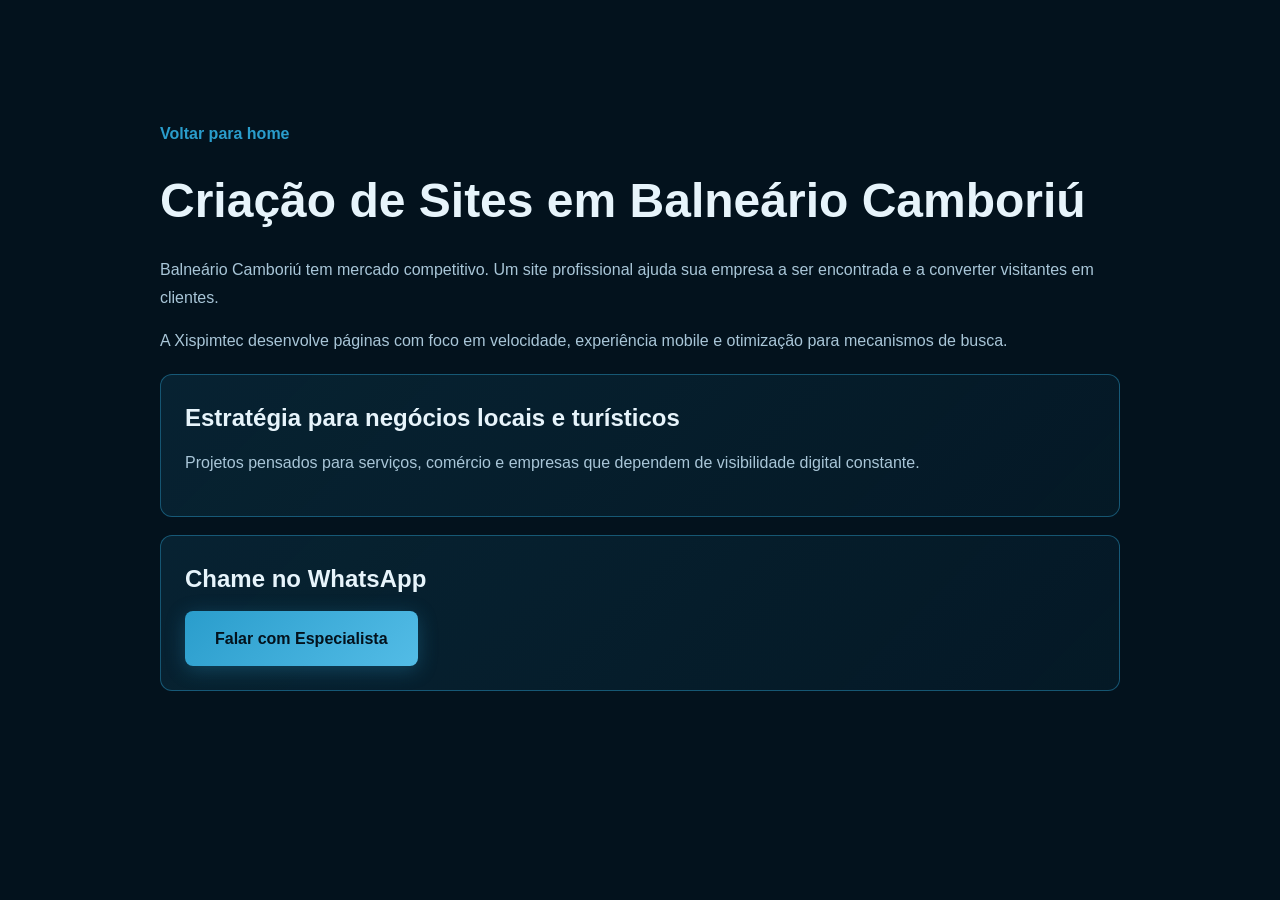
<file: criacao-de-sites-balneario-camboriu.html>
<!DOCTYPE html>
<html lang="pt-BR">
<head>
    <meta charset="UTF-8">
    <meta name="viewport" content="width=device-width, initial-scale=1.0">
    <title>Criação de Sites em Balneário Camboriú | Xispimtec</title>
    <meta name="description" content="Criação de sites em Balneário Camboriú com design profissional e SEO para empresas que querem vender mais.">
    <meta name="robots" content="index, follow, max-image-preview:large">
    <link rel="canonical" href="https://xispimtec.com.br/criacao-de-sites-balneario-camboriu.html">
    <meta property="og:type" content="article">
    <meta property="og:title" content="Criação de Sites em Balneário Camboriú | Xispimtec">
    <meta property="og:description" content="Desenvolvimento de sites para empresas de Balneário Camboriú com foco em performance e conversão.">
    <meta property="og:url" content="https://xispimtec.com.br/criacao-de-sites-balneario-camboriu.html">
    <meta property="og:image" content="https://xispimtec.com.br/imagens/logo.jpg">
    <meta name="twitter:card" content="summary_large_image">
    <link rel="manifest" href="/manifest.json">
    <link rel="icon" type="image/svg+xml" href="/favicon.svg">
    <link rel="icon" type="image/jpeg" sizes="192x192" href="/imagens/logo.jpg">
    <link rel="apple-touch-icon" sizes="180x180" href="/imagens/logo.jpg">
    <meta name="theme-color" content="#2DD9D9">
    <link rel="stylesheet" href="styles.css">
    <style>
        .seo-page { padding: 120px 0 80px; background: var(--dark); }
        .seo-page .container { max-width: 1000px; }
        .seo-page h1 { color: var(--text-light); font-size: 48px; margin-bottom: 16px; }
        .seo-page p { color: var(--text-lighter); line-height: 1.8; margin-bottom: 14px; }
        .seo-block { background: linear-gradient(135deg, rgba(42,157,204,0.12), rgba(42,157,204,0.05)); border: 1px solid rgba(42,157,204,0.45); border-radius: 12px; padding: 24px; margin-top: 18px; }
        .seo-block h2 { color: var(--text-light); margin-bottom: 12px; }
        @media (max-width: 768px) { .seo-page h1 { font-size: 34px; } }
    </style>
</head>
<body>
    <main class="seo-page">
        <div class="container">
            <p><a href="/" class="contact-link">Voltar para home</a></p>
            <h1>Criação de Sites em Balneário Camboriú</h1>
            <p>Balneário Camboriú tem mercado competitivo. Um site profissional ajuda sua empresa a ser encontrada e a converter visitantes em clientes.</p>
            <p>A Xispimtec desenvolve páginas com foco em velocidade, experiência mobile e otimização para mecanismos de busca.</p>
            <section class="seo-block">
                <h2>Estratégia para negócios locais e turísticos</h2>
                <p>Projetos pensados para serviços, comércio e empresas que dependem de visibilidade digital constante.</p>
            </section>
            <section class="seo-block">
                <h2>Chame no WhatsApp</h2>
                <a class="btn btn-primary" href="https://wa.me/5547992505922?text=Olá%20Xispimtec!%20Quero%20um%20site%20para%20minha%20empresa%20em%20Balneário%20Camboriú" target="_blank" rel="noopener noreferrer">Falar com Especialista</a>
            </section>
        </div>
    </main>
</body>
</html>
</file>
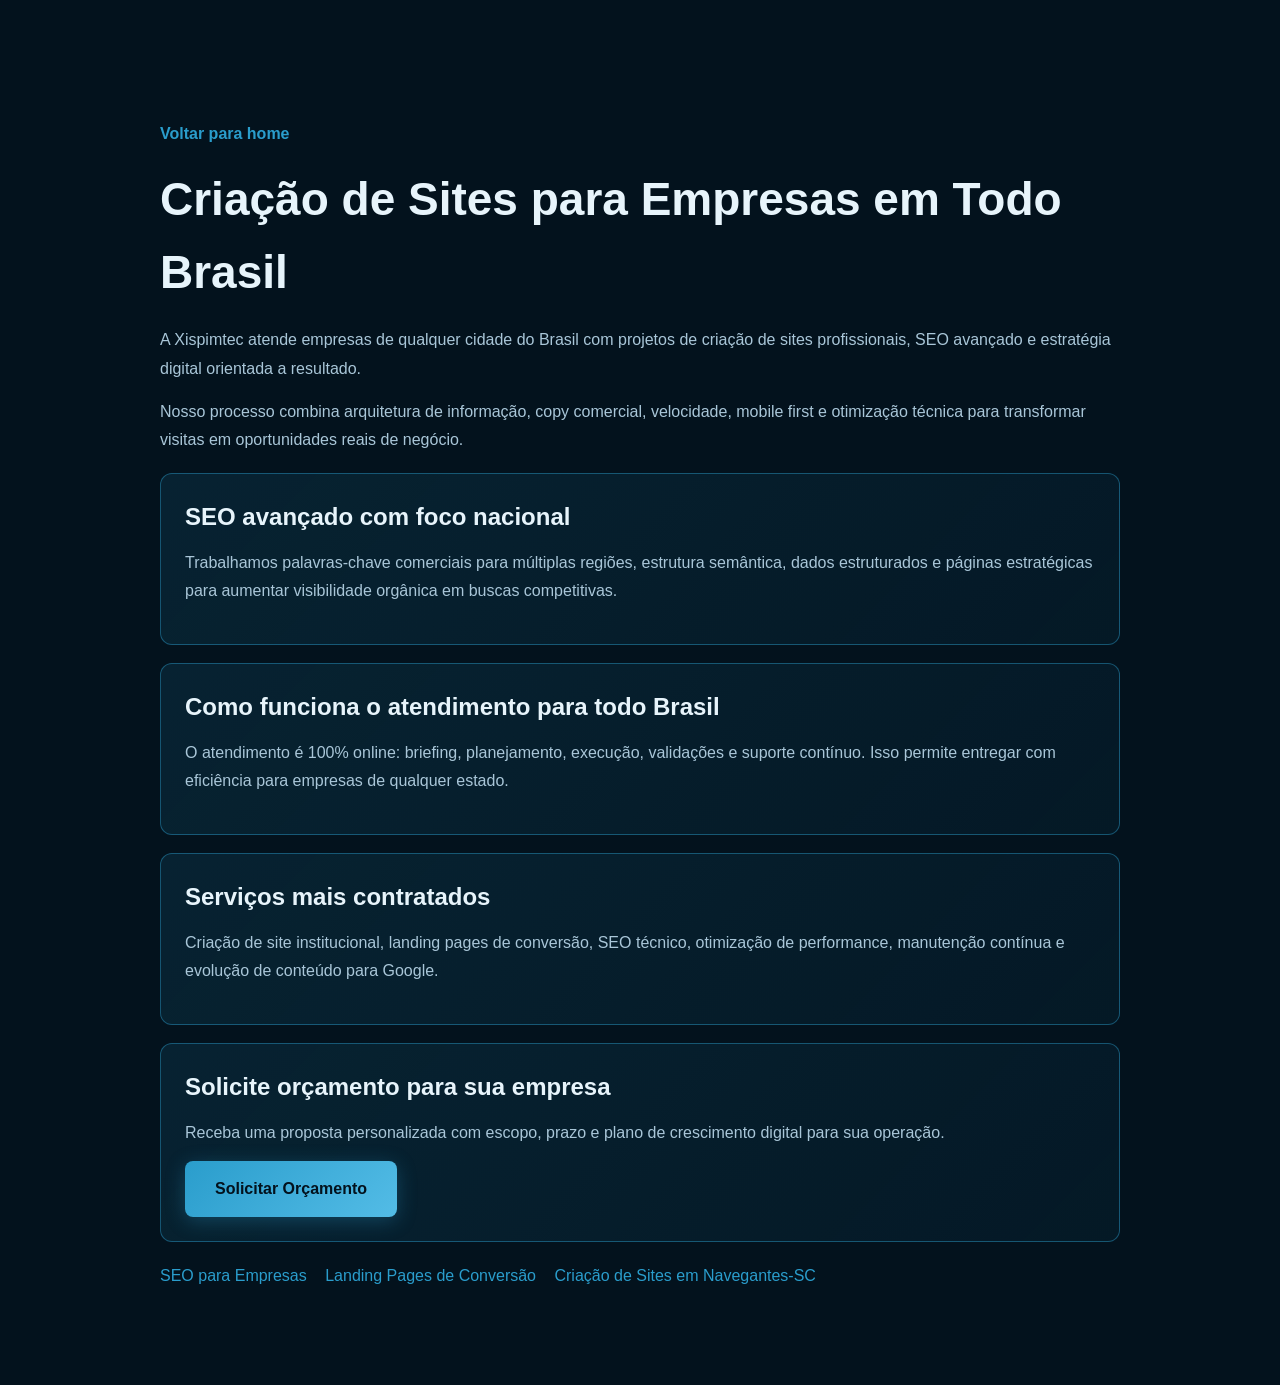
<file: criacao-de-sites-brasil.html>
<!DOCTYPE html>
<html lang="pt-BR">
<head>
    <meta charset="UTF-8">
    <meta name="viewport" content="width=device-width, initial-scale=1.0">
    <title>Criação de Sites para Todo Brasil | SEO Avançado para Empresas | Xispimtec</title>
    <meta name="description" content="Criação de sites para empresas em todo o Brasil com SEO avançado, alta performance e foco em geração de leads e vendas.">
    <meta name="keywords" content="criação de sites brasil, seo avançado brasil, agência digital brasil, site para empresa, desenvolvimento web profissional">
    <meta name="robots" content="index, follow, max-image-preview:large, max-snippet:-1, max-video-preview:-1">
    <meta name="author" content="Xispimtec">
    <link rel="canonical" href="https://xispimtec.com.br/criacao-de-sites-brasil.html">
    <link rel="alternate" href="https://xispimtec.com.br/criacao-de-sites-brasil.html" hreflang="pt-BR">
    <link rel="alternate" href="https://xispimtec.com.br/criacao-de-sites-brasil.html" hreflang="x-default">

    <meta property="og:type" content="article">
    <meta property="og:title" content="Criação de Sites para Todo Brasil | Xispimtec">
    <meta property="og:description" content="Soluções web com SEO avançado para empresas de qualquer estado do Brasil.">
    <meta property="og:url" content="https://xispimtec.com.br/criacao-de-sites-brasil.html">
    <meta property="og:image" content="https://xispimtec.com.br/imagens/logo.jpg">
    <meta property="og:locale" content="pt_BR">
    <meta name="twitter:card" content="summary_large_image">
    <meta name="twitter:title" content="Criação de Sites para Todo Brasil | Xispimtec">
    <meta name="twitter:description" content="SEO avançado e sites profissionais para empresas de todo o Brasil.">
    <meta name="twitter:image" content="https://xispimtec.com.br/imagens/logo.jpg">

    <link rel="manifest" href="/manifest.json">
    <link rel="icon" type="image/svg+xml" href="/favicon.svg">
    <link rel="icon" type="image/jpeg" sizes="192x192" href="/imagens/logo.jpg">
    <link rel="apple-touch-icon" sizes="180x180" href="/imagens/logo.jpg">
    <meta name="theme-color" content="#2DD9D9">

    <link rel="stylesheet" href="styles.css">
    <style>
        .seo-page { padding: 120px 0 80px; background: var(--dark); }
        .seo-page .container { max-width: 1000px; }
        .seo-page h1 { color: var(--text-light); font-size: 46px; margin-bottom: 16px; }
        .seo-page p { color: var(--text-lighter); line-height: 1.8; margin-bottom: 14px; }
        .seo-block { background: linear-gradient(135deg, rgba(42,157,204,0.12), rgba(42,157,204,0.05)); border: 1px solid rgba(42,157,204,0.45); border-radius: 12px; padding: 24px; margin-top: 18px; }
        .seo-block h2 { color: var(--text-light); margin-bottom: 12px; }
        .seo-links a { color: var(--primary); text-decoration: none; margin-right: 14px; }
        @media (max-width: 768px) { .seo-page h1 { font-size: 32px; } }
    </style>

    <script type="application/ld+json">
    {
      "@context": "https://schema.org",
      "@type": "Service",
      "name": "Criação de Sites para Todo Brasil",
      "serviceType": "Desenvolvimento de sites profissionais com SEO avançado",
      "provider": {
        "@type": "Organization",
        "name": "Xispimtec",
        "url": "https://xispimtec.com.br/",
        "email": "grupoxispim@gmail.com",
        "telephone": "+55-47-99250-5922"
      },
      "areaServed": {
        "@type": "Country",
        "name": "Brasil"
      },
      "availableLanguage": ["pt-BR"],
      "audience": {
        "@type": "BusinessAudience",
        "audienceType": "Pequenas e médias empresas"
      }
    }
    </script>
    <script type="application/ld+json">
    {
      "@context": "https://schema.org",
      "@type": "BreadcrumbList",
      "itemListElement": [
        {
          "@type": "ListItem",
          "position": 1,
          "name": "Início",
          "item": "https://xispimtec.com.br/"
        },
        {
          "@type": "ListItem",
          "position": 2,
          "name": "Criação de Sites para Todo Brasil",
          "item": "https://xispimtec.com.br/criacao-de-sites-brasil.html"
        }
      ]
    }
    </script>
</head>
<body>
    <main class="seo-page">
        <div class="container">
            <p><a href="/" class="contact-link">Voltar para home</a></p>
            <h1>Criação de Sites para Empresas em Todo Brasil</h1>
            <p>A Xispimtec atende empresas de qualquer cidade do Brasil com projetos de criação de sites profissionais, SEO avançado e estratégia digital orientada a resultado.</p>
            <p>Nosso processo combina arquitetura de informação, copy comercial, velocidade, mobile first e otimização técnica para transformar visitas em oportunidades reais de negócio.</p>

            <section class="seo-block">
                <h2>SEO avançado com foco nacional</h2>
                <p>Trabalhamos palavras-chave comerciais para múltiplas regiões, estrutura semântica, dados estruturados e páginas estratégicas para aumentar visibilidade orgânica em buscas competitivas.</p>
            </section>

            <section class="seo-block">
                <h2>Como funciona o atendimento para todo Brasil</h2>
                <p>O atendimento é 100% online: briefing, planejamento, execução, validações e suporte contínuo. Isso permite entregar com eficiência para empresas de qualquer estado.</p>
            </section>

            <section class="seo-block">
                <h2>Serviços mais contratados</h2>
                <p>Criação de site institucional, landing pages de conversão, SEO técnico, otimização de performance, manutenção contínua e evolução de conteúdo para Google.</p>
            </section>

            <section class="seo-block">
                <h2>Solicite orçamento para sua empresa</h2>
                <p>Receba uma proposta personalizada com escopo, prazo e plano de crescimento digital para sua operação.</p>
                <a class="btn btn-primary" href="https://wa.me/5547992505922?text=Olá%20Xispimtec!%20Quero%20um%20site%20profissional%20com%20SEO%20avançado%20para%20minha%20empresa" target="_blank" rel="noopener noreferrer">Solicitar Orçamento</a>
            </section>

            <p class="seo-links" style="margin-top:20px;">
                <a href="/seo-para-empresas.html">SEO para Empresas</a>
                <a href="/landing-pages-conversao.html">Landing Pages de Conversão</a>
                <a href="/criacao-de-sites-navegantes.html">Criação de Sites em Navegantes-SC</a>
            </p>
        </div>
    </main>
</body>
</html>
</file>
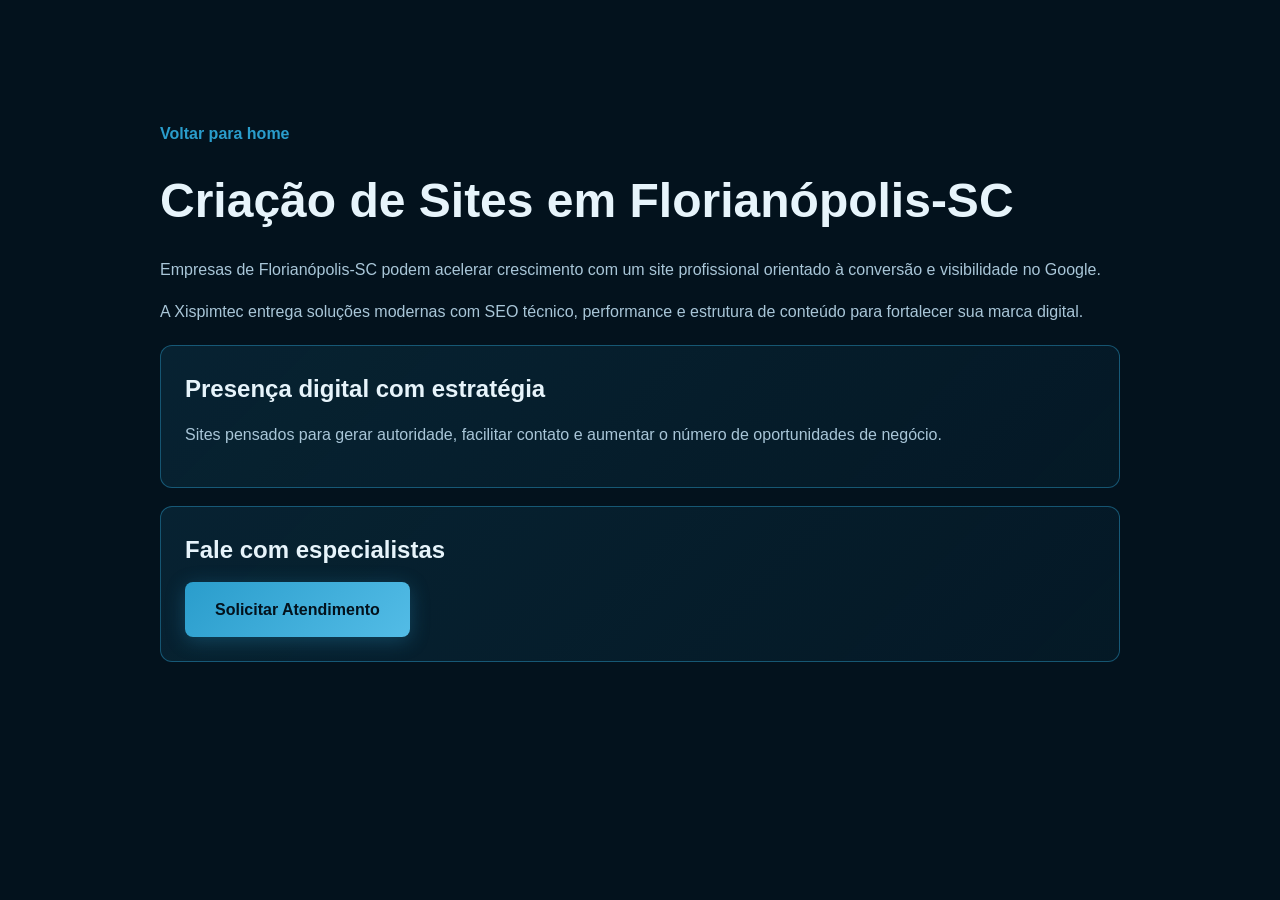
<file: criacao-de-sites-florianopolis.html>
<!DOCTYPE html>
<html lang="pt-BR">
<head>
    <meta charset="UTF-8">
    <meta name="viewport" content="width=device-width, initial-scale=1.0">
    <title>Criação de Sites em Florianópolis-SC | Xispimtec</title>
    <meta name="description" content="Criação de sites em Florianópolis-SC com design profissional, SEO e foco em resultados comerciais.">
    <meta name="robots" content="index, follow, max-image-preview:large">
    <link rel="canonical" href="https://xispimtec.com.br/criacao-de-sites-florianopolis.html">
    <meta property="og:type" content="article">
    <meta property="og:title" content="Criação de Sites em Florianópolis-SC | Xispimtec">
    <meta property="og:description" content="Sites profissionais em Florianópolis para empresas que querem aparecer melhor no Google.">
    <meta property="og:url" content="https://xispimtec.com.br/criacao-de-sites-florianopolis.html">
    <meta property="og:image" content="https://xispimtec.com.br/imagens/logo.jpg">
    <meta name="twitter:card" content="summary_large_image">
    <link rel="manifest" href="/manifest.json">
    <link rel="icon" type="image/svg+xml" href="/favicon.svg">
    <link rel="icon" type="image/jpeg" sizes="192x192" href="/imagens/logo.jpg">
    <link rel="apple-touch-icon" sizes="180x180" href="/imagens/logo.jpg">
    <meta name="theme-color" content="#2DD9D9">
    <link rel="stylesheet" href="styles.css">
    <style>
        .seo-page { padding: 120px 0 80px; background: var(--dark); }
        .seo-page .container { max-width: 1000px; }
        .seo-page h1 { color: var(--text-light); font-size: 48px; margin-bottom: 16px; }
        .seo-page p { color: var(--text-lighter); line-height: 1.8; margin-bottom: 14px; }
        .seo-block { background: linear-gradient(135deg, rgba(42,157,204,0.12), rgba(42,157,204,0.05)); border: 1px solid rgba(42,157,204,0.45); border-radius: 12px; padding: 24px; margin-top: 18px; }
        .seo-block h2 { color: var(--text-light); margin-bottom: 12px; }
        @media (max-width: 768px) { .seo-page h1 { font-size: 34px; } }
    </style>
</head>
<body>
    <main class="seo-page">
        <div class="container">
            <p><a href="/" class="contact-link">Voltar para home</a></p>
            <h1>Criação de Sites em Florianópolis-SC</h1>
            <p>Empresas de Florianópolis-SC podem acelerar crescimento com um site profissional orientado à conversão e visibilidade no Google.</p>
            <p>A Xispimtec entrega soluções modernas com SEO técnico, performance e estrutura de conteúdo para fortalecer sua marca digital.</p>
            <section class="seo-block">
                <h2>Presença digital com estratégia</h2>
                <p>Sites pensados para gerar autoridade, facilitar contato e aumentar o número de oportunidades de negócio.</p>
            </section>
            <section class="seo-block">
                <h2>Fale com especialistas</h2>
                <a class="btn btn-primary" href="https://wa.me/5547992505922?text=Olá%20Xispimtec!%20Quero%20criar%20um%20site%20em%20Florianópolis-SC" target="_blank" rel="noopener noreferrer">Solicitar Atendimento</a>
            </section>
        </div>
    </main>
</body>
</html>
</file>
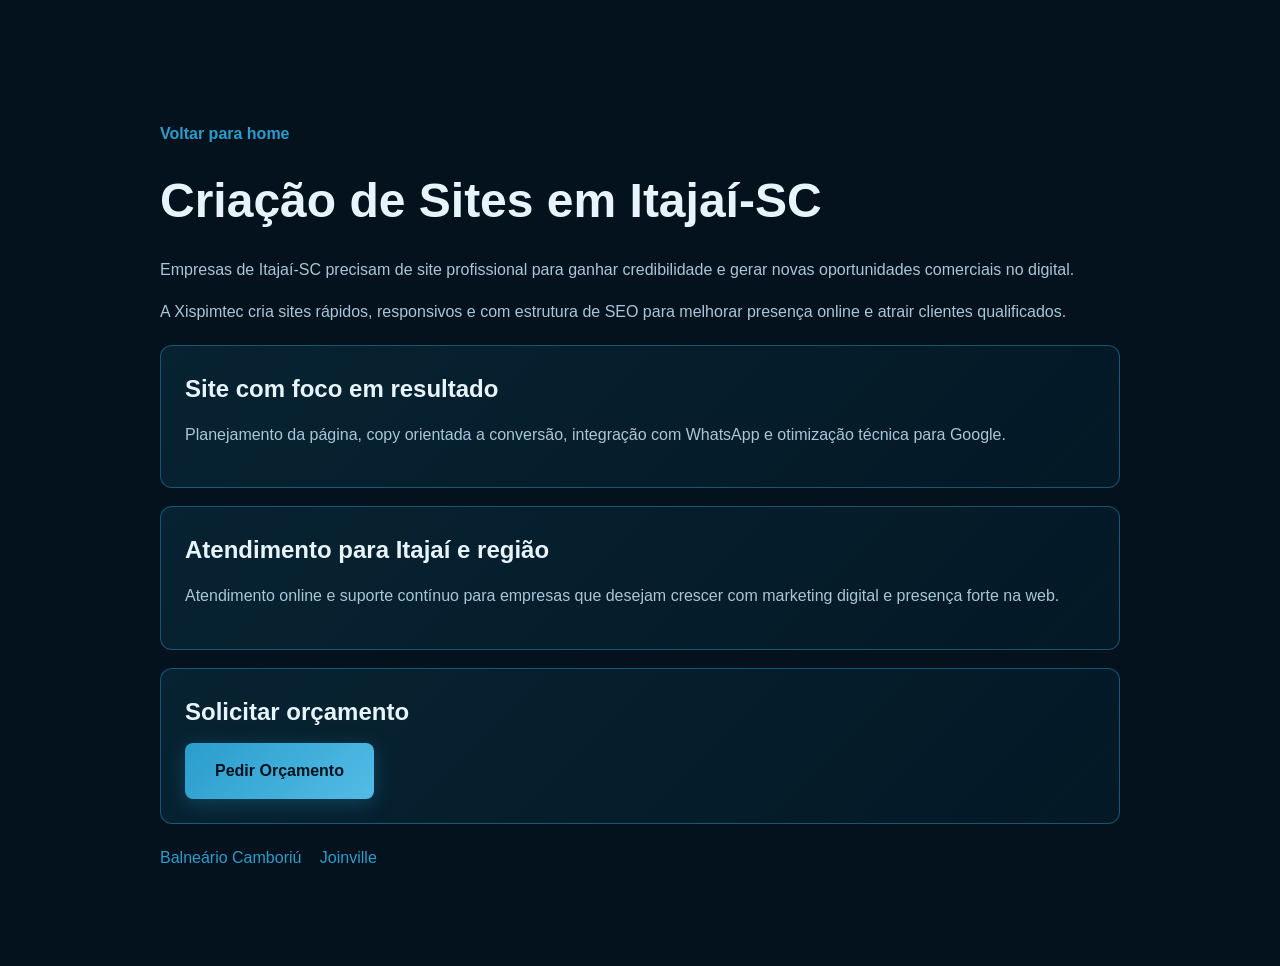
<file: criacao-de-sites-itajai.html>
<!DOCTYPE html>
<html lang="pt-BR">
<head>
    <meta charset="UTF-8">
    <meta name="viewport" content="width=device-width, initial-scale=1.0">
    <title>Criação de Sites em Itajaí-SC | Xispimtec</title>
    <meta name="description" content="Criação de sites em Itajaí-SC com foco em performance, SEO e geração de clientes. Conheça as soluções da Xispimtec.">
    <meta name="robots" content="index, follow, max-image-preview:large">
    <link rel="canonical" href="https://xispimtec.com.br/criacao-de-sites-itajai.html">
    <meta property="og:type" content="article">
    <meta property="og:title" content="Criação de Sites em Itajaí-SC | Xispimtec">
    <meta property="og:description" content="Sites profissionais em Itajaí-SC para empresas que querem vender mais com presença digital forte.">
    <meta property="og:url" content="https://xispimtec.com.br/criacao-de-sites-itajai.html">
    <meta property="og:image" content="https://xispimtec.com.br/imagens/logo.jpg">
    <meta name="twitter:card" content="summary_large_image">
    <link rel="manifest" href="/manifest.json">
    <link rel="icon" type="image/svg+xml" href="/favicon.svg">
    <link rel="icon" type="image/jpeg" sizes="192x192" href="/imagens/logo.jpg">
    <link rel="apple-touch-icon" sizes="180x180" href="/imagens/logo.jpg">
    <meta name="theme-color" content="#2DD9D9">
    <link rel="stylesheet" href="styles.css">
    <style>
        .seo-page { padding: 120px 0 80px; background: var(--dark); }
        .seo-page .container { max-width: 1000px; }
        .seo-page h1 { color: var(--text-light); font-size: 48px; margin-bottom: 16px; }
        .seo-page p { color: var(--text-lighter); line-height: 1.8; margin-bottom: 14px; }
        .seo-block { background: linear-gradient(135deg, rgba(42,157,204,0.12), rgba(42,157,204,0.05)); border: 1px solid rgba(42,157,204,0.45); border-radius: 12px; padding: 24px; margin-top: 18px; }
        .seo-block h2 { color: var(--text-light); margin-bottom: 12px; }
        .seo-links a { color: var(--primary); text-decoration: none; margin-right: 14px; }
        @media (max-width: 768px) { .seo-page h1 { font-size: 34px; } }
    </style>
    <script type="application/ld+json">
    {
      "@context": "https://schema.org",
      "@type": "Service",
      "name": "Criação de Sites em Itajaí-SC",
      "provider": {"@type": "Organization", "name": "Xispimtec", "url": "https://xispimtec.com.br/"},
      "areaServed": "Itajaí, SC",
      "serviceType": "Desenvolvimento de sites profissionais"
    }
    </script>
</head>
<body>
    <main class="seo-page">
        <div class="container">
            <p><a href="/" class="contact-link">Voltar para home</a></p>
            <h1>Criação de Sites em Itajaí-SC</h1>
            <p>Empresas de Itajaí-SC precisam de site profissional para ganhar credibilidade e gerar novas oportunidades comerciais no digital.</p>
            <p>A Xispimtec cria sites rápidos, responsivos e com estrutura de SEO para melhorar presença online e atrair clientes qualificados.</p>

            <section class="seo-block">
                <h2>Site com foco em resultado</h2>
                <p>Planejamento da página, copy orientada a conversão, integração com WhatsApp e otimização técnica para Google.</p>
            </section>

            <section class="seo-block">
                <h2>Atendimento para Itajaí e região</h2>
                <p>Atendimento online e suporte contínuo para empresas que desejam crescer com marketing digital e presença forte na web.</p>
            </section>

            <section class="seo-block">
                <h2>Solicitar orçamento</h2>
                <a class="btn btn-primary" href="https://wa.me/5547992505922?text=Olá%20Xispimtec!%20Quero%20orçamento%20para%20site%20em%20Itajaí-SC" target="_blank" rel="noopener noreferrer">Pedir Orçamento</a>
            </section>

            <p class="seo-links" style="margin-top:20px;">
                <a href="/criacao-de-sites-balneario-camboriu.html">Balneário Camboriú</a>
                <a href="/criacao-de-sites-joinville.html">Joinville</a>
            </p>
        </div>
    </main>
</body>
</html>
</file>
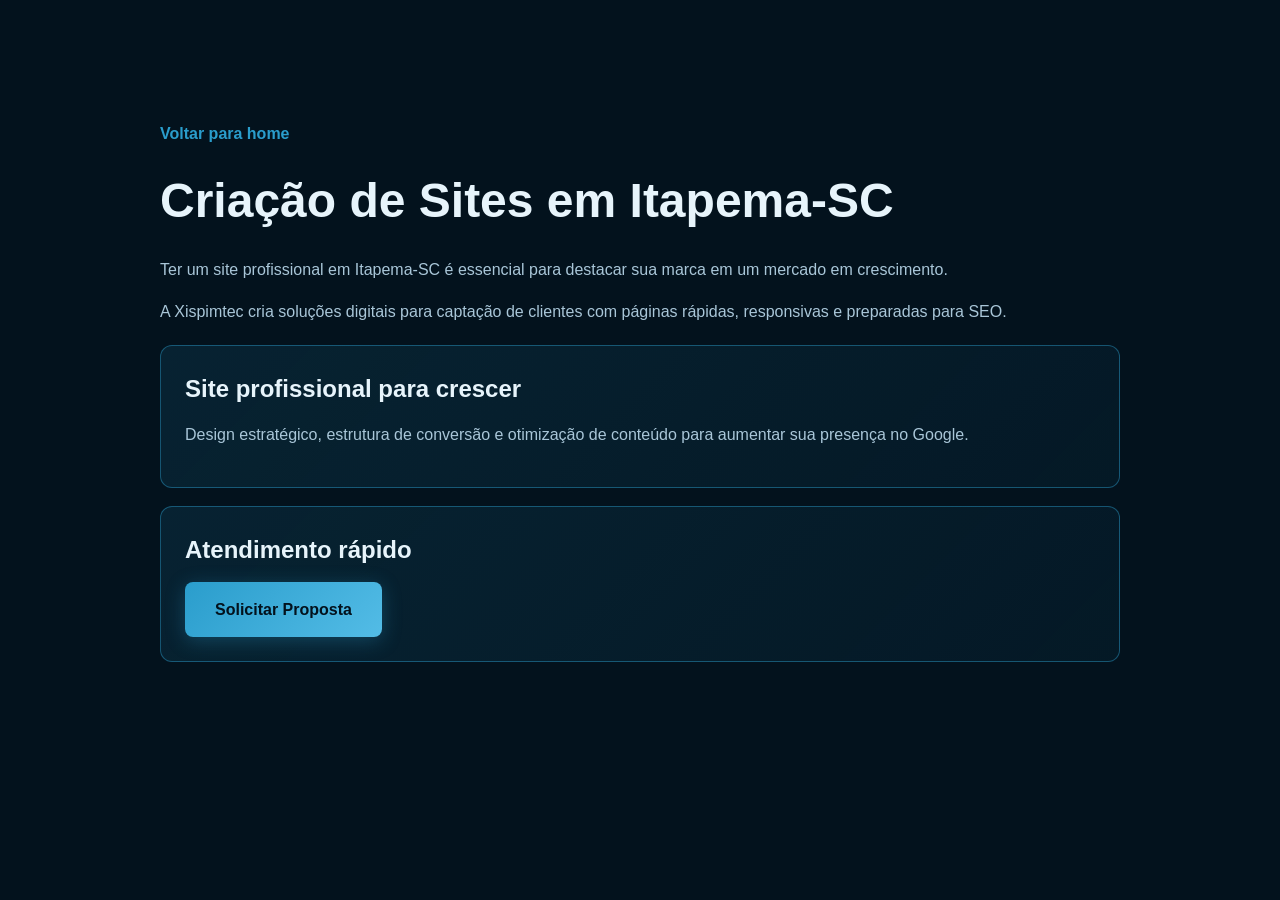
<file: criacao-de-sites-itapema.html>
<!DOCTYPE html>
<html lang="pt-BR">
<head>
    <meta charset="UTF-8">
    <meta name="viewport" content="width=device-width, initial-scale=1.0">
    <title>Criação de Sites em Itapema-SC | Xispimtec</title>
    <meta name="description" content="Criação de sites em Itapema-SC para empresas que buscam presença digital forte, SEO e geração de leads.">
    <meta name="robots" content="index, follow, max-image-preview:large">
    <link rel="canonical" href="https://xispimtec.com.br/criacao-de-sites-itapema.html">
    <meta property="og:type" content="article">
    <meta property="og:title" content="Criação de Sites em Itapema-SC | Xispimtec">
    <meta property="og:description" content="Sites estratégicos para negócios em Itapema com foco em resultados no Google.">
    <meta property="og:url" content="https://xispimtec.com.br/criacao-de-sites-itapema.html">
    <meta property="og:image" content="https://xispimtec.com.br/imagens/logo.jpg">
    <meta name="twitter:card" content="summary_large_image">
    <link rel="manifest" href="/manifest.json">
    <link rel="icon" type="image/svg+xml" href="/favicon.svg">
    <link rel="icon" type="image/jpeg" sizes="192x192" href="/imagens/logo.jpg">
    <link rel="apple-touch-icon" sizes="180x180" href="/imagens/logo.jpg">
    <meta name="theme-color" content="#2DD9D9">
    <link rel="stylesheet" href="styles.css">
    <style>
        .seo-page { padding: 120px 0 80px; background: var(--dark); }
        .seo-page .container { max-width: 1000px; }
        .seo-page h1 { color: var(--text-light); font-size: 48px; margin-bottom: 16px; }
        .seo-page p { color: var(--text-lighter); line-height: 1.8; margin-bottom: 14px; }
        .seo-block { background: linear-gradient(135deg, rgba(42,157,204,0.12), rgba(42,157,204,0.05)); border: 1px solid rgba(42,157,204,0.45); border-radius: 12px; padding: 24px; margin-top: 18px; }
        .seo-block h2 { color: var(--text-light); margin-bottom: 12px; }
        @media (max-width: 768px) { .seo-page h1 { font-size: 34px; } }
    </style>
</head>
<body>
    <main class="seo-page">
        <div class="container">
            <p><a href="/" class="contact-link">Voltar para home</a></p>
            <h1>Criação de Sites em Itapema-SC</h1>
            <p>Ter um site profissional em Itapema-SC é essencial para destacar sua marca em um mercado em crescimento.</p>
            <p>A Xispimtec cria soluções digitais para captação de clientes com páginas rápidas, responsivas e preparadas para SEO.</p>
            <section class="seo-block">
                <h2>Site profissional para crescer</h2>
                <p>Design estratégico, estrutura de conversão e otimização de conteúdo para aumentar sua presença no Google.</p>
            </section>
            <section class="seo-block">
                <h2>Atendimento rápido</h2>
                <a class="btn btn-primary" href="https://wa.me/5547992505922?text=Olá%20Xispimtec!%20Quero%20criar%20um%20site%20em%20Itapema-SC" target="_blank" rel="noopener noreferrer">Solicitar Proposta</a>
            </section>
        </div>
    </main>
</body>
</html>
</file>
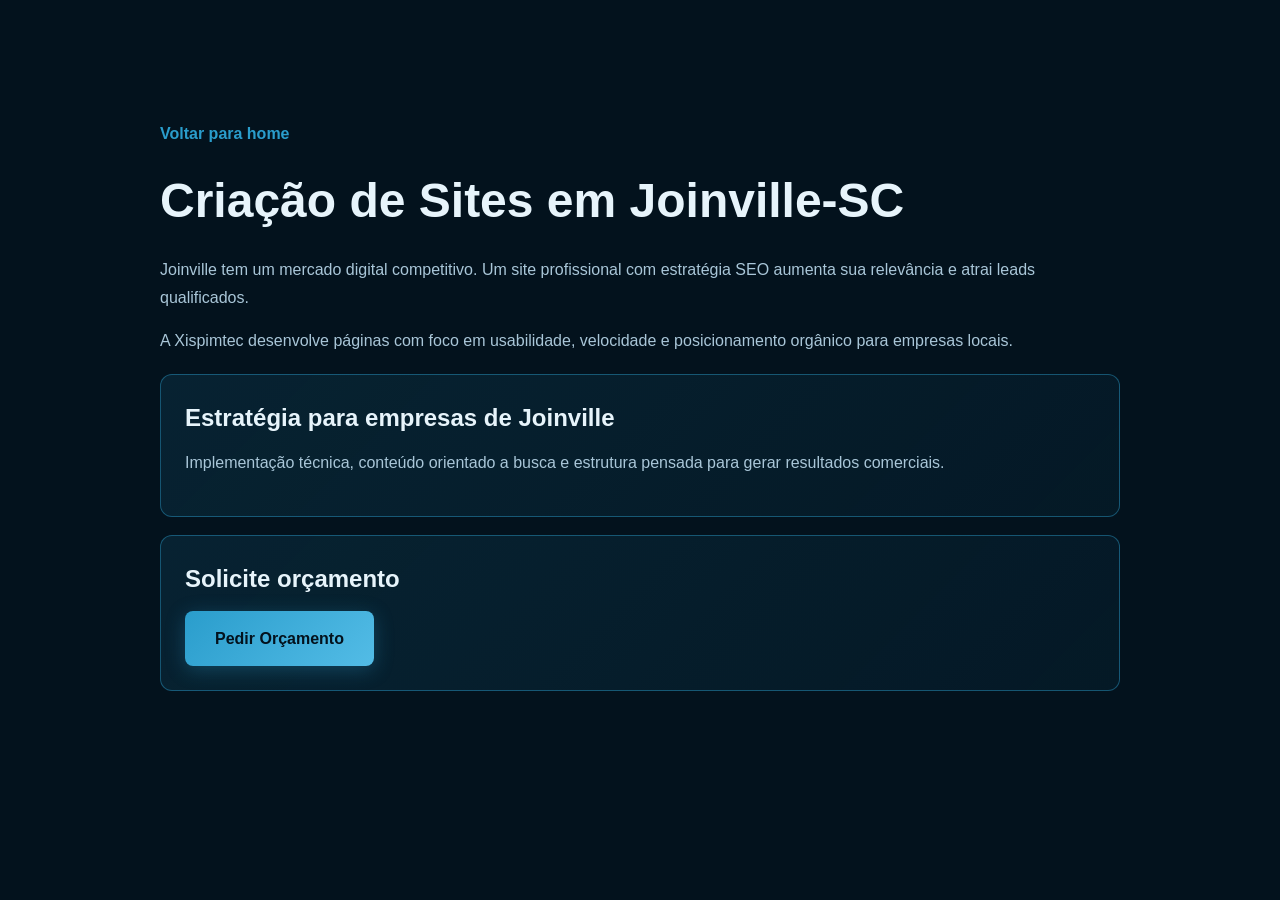
<file: criacao-de-sites-joinville.html>
<!DOCTYPE html>
<html lang="pt-BR">
<head>
    <meta charset="UTF-8">
    <meta name="viewport" content="width=device-width, initial-scale=1.0">
    <title>Criação de Sites em Joinville-SC | Xispimtec</title>
    <meta name="description" content="Criação de sites em Joinville-SC para empresas que querem aumentar autoridade digital e gerar mais vendas online.">
    <meta name="robots" content="index, follow, max-image-preview:large">
    <link rel="canonical" href="https://xispimtec.com.br/criacao-de-sites-joinville.html">
    <meta property="og:type" content="article">
    <meta property="og:title" content="Criação de Sites em Joinville-SC | Xispimtec">
    <meta property="og:description" content="Desenvolvimento de sites em Joinville-SC com foco em SEO e performance.">
    <meta property="og:url" content="https://xispimtec.com.br/criacao-de-sites-joinville.html">
    <meta property="og:image" content="https://xispimtec.com.br/imagens/logo.jpg">
    <meta name="twitter:card" content="summary_large_image">
    <link rel="manifest" href="/manifest.json">
    <link rel="icon" type="image/svg+xml" href="/favicon.svg">
    <link rel="icon" type="image/jpeg" sizes="192x192" href="/imagens/logo.jpg">
    <link rel="apple-touch-icon" sizes="180x180" href="/imagens/logo.jpg">
    <meta name="theme-color" content="#2DD9D9">
    <link rel="stylesheet" href="styles.css">
    <style>
        .seo-page { padding: 120px 0 80px; background: var(--dark); }
        .seo-page .container { max-width: 1000px; }
        .seo-page h1 { color: var(--text-light); font-size: 48px; margin-bottom: 16px; }
        .seo-page p { color: var(--text-lighter); line-height: 1.8; margin-bottom: 14px; }
        .seo-block { background: linear-gradient(135deg, rgba(42,157,204,0.12), rgba(42,157,204,0.05)); border: 1px solid rgba(42,157,204,0.45); border-radius: 12px; padding: 24px; margin-top: 18px; }
        .seo-block h2 { color: var(--text-light); margin-bottom: 12px; }
        @media (max-width: 768px) { .seo-page h1 { font-size: 34px; } }
    </style>
</head>
<body>
    <main class="seo-page">
        <div class="container">
            <p><a href="/" class="contact-link">Voltar para home</a></p>
            <h1>Criação de Sites em Joinville-SC</h1>
            <p>Joinville tem um mercado digital competitivo. Um site profissional com estratégia SEO aumenta sua relevância e atrai leads qualificados.</p>
            <p>A Xispimtec desenvolve páginas com foco em usabilidade, velocidade e posicionamento orgânico para empresas locais.</p>
            <section class="seo-block">
                <h2>Estratégia para empresas de Joinville</h2>
                <p>Implementação técnica, conteúdo orientado a busca e estrutura pensada para gerar resultados comerciais.</p>
            </section>
            <section class="seo-block">
                <h2>Solicite orçamento</h2>
                <a class="btn btn-primary" href="https://wa.me/5547992505922?text=Olá%20Xispimtec!%20Quero%20orçamento%20para%20site%20em%20Joinville-SC" target="_blank" rel="noopener noreferrer">Pedir Orçamento</a>
            </section>
        </div>
    </main>
</body>
</html>
</file>
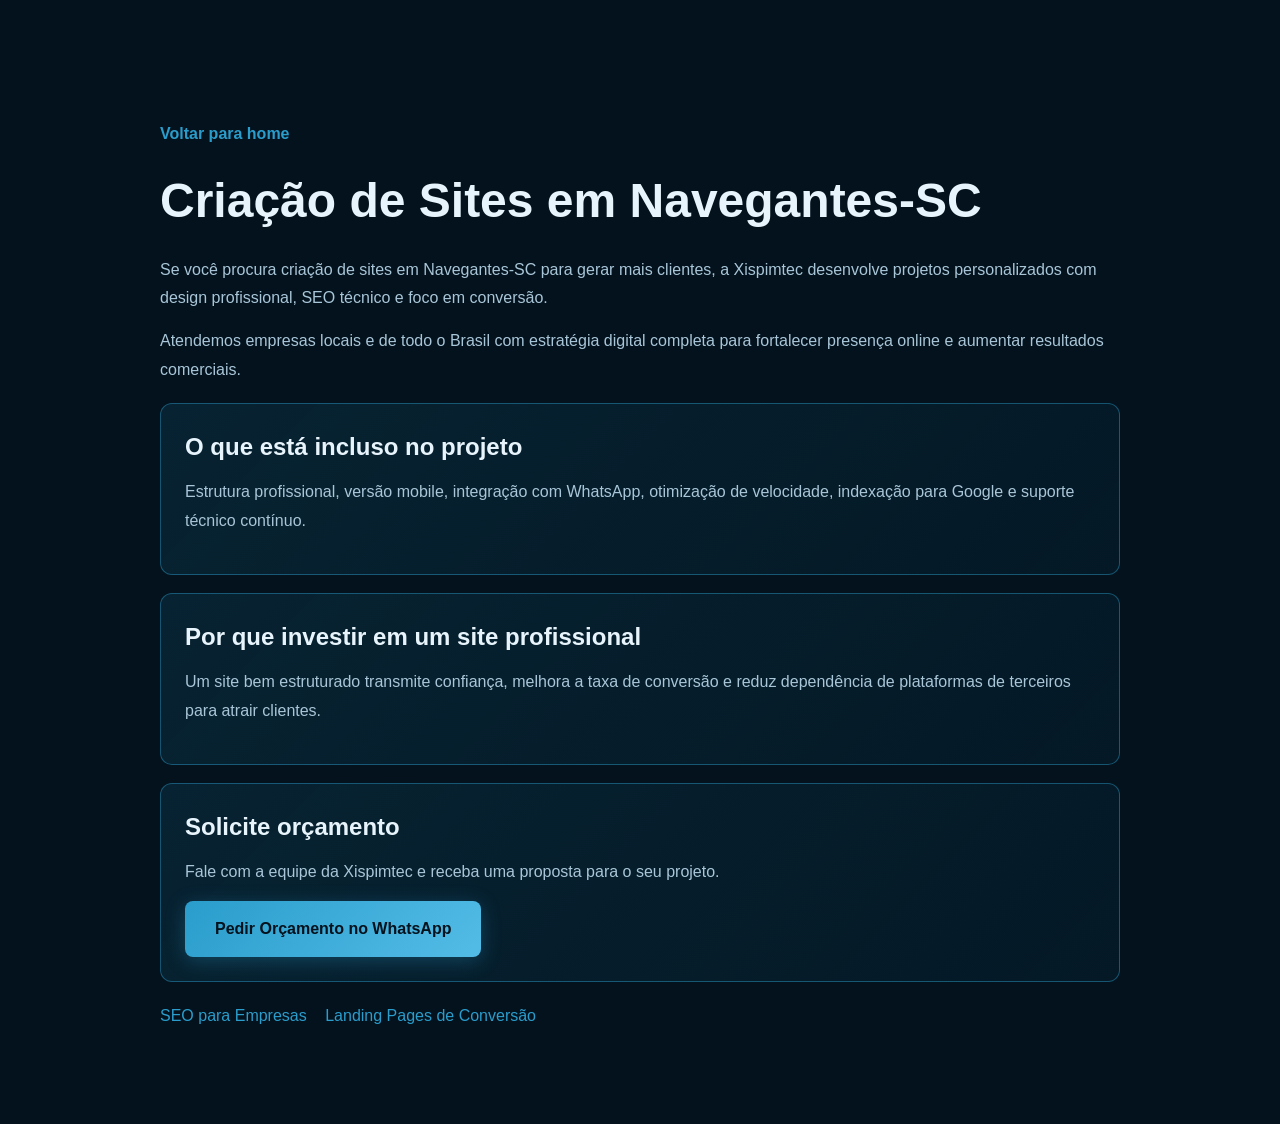
<file: criacao-de-sites-navegantes.html>
<!DOCTYPE html>
<html lang="pt-BR">
<head>
    <meta charset="UTF-8">
    <meta name="viewport" content="width=device-width, initial-scale=1.0">
    <title>Criação de Sites em Navegantes-SC | Xispimtec</title>
    <meta name="description" content="Criação de sites em Navegantes-SC com foco em conversão, velocidade e SEO. Solicite orçamento com a Xispimtec.">
    <meta name="robots" content="index, follow, max-image-preview:large">
    <link rel="canonical" href="https://xispimtec.com.br/criacao-de-sites-navegantes.html">
    <meta property="og:type" content="article">
    <meta property="og:title" content="Criação de Sites em Navegantes-SC | Xispimtec">
    <meta property="og:description" content="Sites profissionais para empresas de Navegantes-SC e região com estratégia digital completa.">
    <meta property="og:url" content="https://xispimtec.com.br/criacao-de-sites-navegantes.html">
    <meta property="og:image" content="https://xispimtec.com.br/imagens/logo.jpg">
    <meta name="twitter:card" content="summary_large_image">
    <link rel="manifest" href="/manifest.json">
    <link rel="icon" type="image/svg+xml" href="/favicon.svg">
    <link rel="icon" type="image/jpeg" sizes="192x192" href="/imagens/logo.jpg">
    <link rel="apple-touch-icon" sizes="180x180" href="/imagens/logo.jpg">
    <meta name="theme-color" content="#2DD9D9">
    <link rel="stylesheet" href="styles.css">
    <style>
        .seo-page { padding: 120px 0 80px; background: var(--dark); }
        .seo-page .container { max-width: 1000px; }
        .seo-page h1 { color: var(--text-light); font-size: 48px; margin-bottom: 16px; }
        .seo-page p { color: var(--text-lighter); line-height: 1.8; margin-bottom: 14px; }
        .seo-block { background: linear-gradient(135deg, rgba(42,157,204,0.12), rgba(42,157,204,0.05)); border: 1px solid rgba(42,157,204,0.45); border-radius: 12px; padding: 24px; margin-top: 18px; }
        .seo-block h2 { color: var(--text-light); margin-bottom: 12px; }
        .seo-links a { color: var(--primary); text-decoration: none; margin-right: 14px; }
        @media (max-width: 768px) { .seo-page h1 { font-size: 34px; } }
    </style>
    <script type="application/ld+json">
    {
      "@context": "https://schema.org",
      "@type": "Service",
      "name": "Criação de Sites em Navegantes-SC",
      "provider": {"@type": "Organization", "name": "Xispimtec", "url": "https://xispimtec.com.br/"},
      "areaServed": "Navegantes, SC",
      "serviceType": "Desenvolvimento de sites profissionais"
    }
    </script>
</head>
<body>
    <main class="seo-page">
        <div class="container">
            <p><a href="/" class="contact-link">Voltar para home</a></p>
            <h1>Criação de Sites em Navegantes-SC</h1>
            <p>Se você procura criação de sites em Navegantes-SC para gerar mais clientes, a Xispimtec desenvolve projetos personalizados com design profissional, SEO técnico e foco em conversão.</p>
            <p>Atendemos empresas locais e de todo o Brasil com estratégia digital completa para fortalecer presença online e aumentar resultados comerciais.</p>

            <section class="seo-block">
                <h2>O que está incluso no projeto</h2>
                <p>Estrutura profissional, versão mobile, integração com WhatsApp, otimização de velocidade, indexação para Google e suporte técnico contínuo.</p>
            </section>

            <section class="seo-block">
                <h2>Por que investir em um site profissional</h2>
                <p>Um site bem estruturado transmite confiança, melhora a taxa de conversão e reduz dependência de plataformas de terceiros para atrair clientes.</p>
            </section>

            <section class="seo-block">
                <h2>Solicite orçamento</h2>
                <p>Fale com a equipe da Xispimtec e receba uma proposta para o seu projeto.</p>
                <a class="btn btn-primary" href="https://wa.me/5547992505922?text=Olá%20Xispimtec!%20Quero%20orçamento%20para%20criação%20de%20site%20em%20Navegantes-SC" target="_blank" rel="noopener noreferrer">Pedir Orçamento no WhatsApp</a>
            </section>

            <p class="seo-links" style="margin-top:20px;">
                <a href="/seo-para-empresas.html">SEO para Empresas</a>
                <a href="/landing-pages-conversao.html">Landing Pages de Conversão</a>
            </p>
        </div>
    </main>
</body>
</html>
</file>
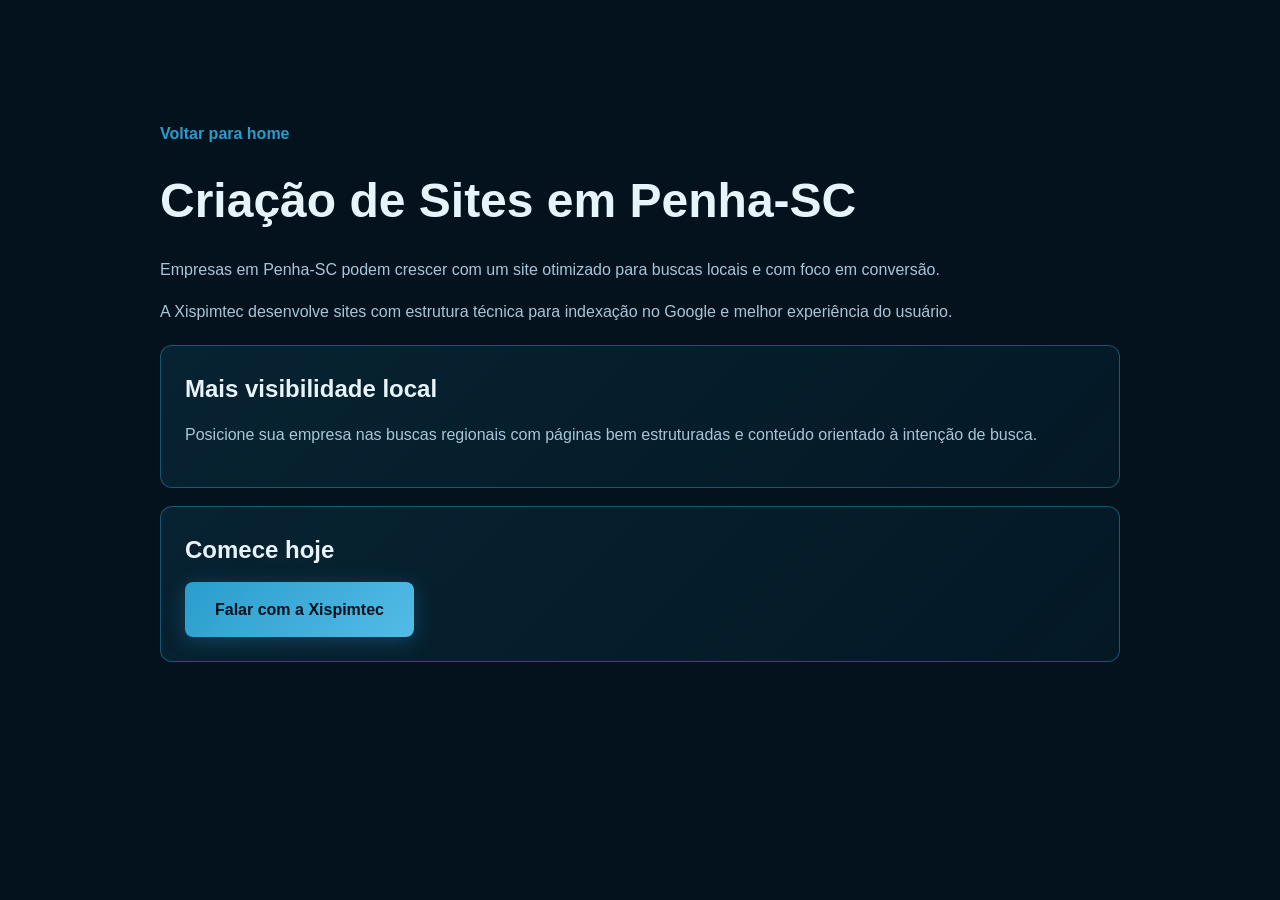
<file: criacao-de-sites-penha.html>
<!DOCTYPE html>
<html lang="pt-BR">
<head>
    <meta charset="UTF-8">
    <meta name="viewport" content="width=device-width, initial-scale=1.0">
    <title>Criação de Sites em Penha-SC | Xispimtec</title>
    <meta name="description" content="Criação de sites em Penha-SC com SEO, performance e estratégia digital para empresas locais.">
    <meta name="robots" content="index, follow, max-image-preview:large">
    <link rel="canonical" href="https://xispimtec.com.br/criacao-de-sites-penha.html">
    <meta property="og:type" content="article">
    <meta property="og:title" content="Criação de Sites em Penha-SC | Xispimtec">
    <meta property="og:description" content="Sites profissionais para empresas de Penha-SC que querem atrair mais clientes pela internet.">
    <meta property="og:url" content="https://xispimtec.com.br/criacao-de-sites-penha.html">
    <meta property="og:image" content="https://xispimtec.com.br/imagens/logo.jpg">
    <meta name="twitter:card" content="summary_large_image">
    <link rel="manifest" href="/manifest.json">
    <link rel="icon" type="image/svg+xml" href="/favicon.svg">
    <link rel="icon" type="image/jpeg" sizes="192x192" href="/imagens/logo.jpg">
    <link rel="apple-touch-icon" sizes="180x180" href="/imagens/logo.jpg">
    <meta name="theme-color" content="#2DD9D9">
    <link rel="stylesheet" href="styles.css">
    <style>
        .seo-page { padding: 120px 0 80px; background: var(--dark); }
        .seo-page .container { max-width: 1000px; }
        .seo-page h1 { color: var(--text-light); font-size: 48px; margin-bottom: 16px; }
        .seo-page p { color: var(--text-lighter); line-height: 1.8; margin-bottom: 14px; }
        .seo-block { background: linear-gradient(135deg, rgba(42,157,204,0.12), rgba(42,157,204,0.05)); border: 1px solid rgba(42,157,204,0.45); border-radius: 12px; padding: 24px; margin-top: 18px; }
        .seo-block h2 { color: var(--text-light); margin-bottom: 12px; }
        @media (max-width: 768px) { .seo-page h1 { font-size: 34px; } }
    </style>
</head>
<body>
    <main class="seo-page">
        <div class="container">
            <p><a href="/" class="contact-link">Voltar para home</a></p>
            <h1>Criação de Sites em Penha-SC</h1>
            <p>Empresas em Penha-SC podem crescer com um site otimizado para buscas locais e com foco em conversão.</p>
            <p>A Xispimtec desenvolve sites com estrutura técnica para indexação no Google e melhor experiência do usuário.</p>
            <section class="seo-block">
                <h2>Mais visibilidade local</h2>
                <p>Posicione sua empresa nas buscas regionais com páginas bem estruturadas e conteúdo orientado à intenção de busca.</p>
            </section>
            <section class="seo-block">
                <h2>Comece hoje</h2>
                <a class="btn btn-primary" href="https://wa.me/5547992505922?text=Olá%20Xispimtec!%20Quero%20um%20site%20para%20minha%20empresa%20em%20Penha-SC" target="_blank" rel="noopener noreferrer">Falar com a Xispimtec</a>
            </section>
        </div>
    </main>
</body>
</html>
</file>
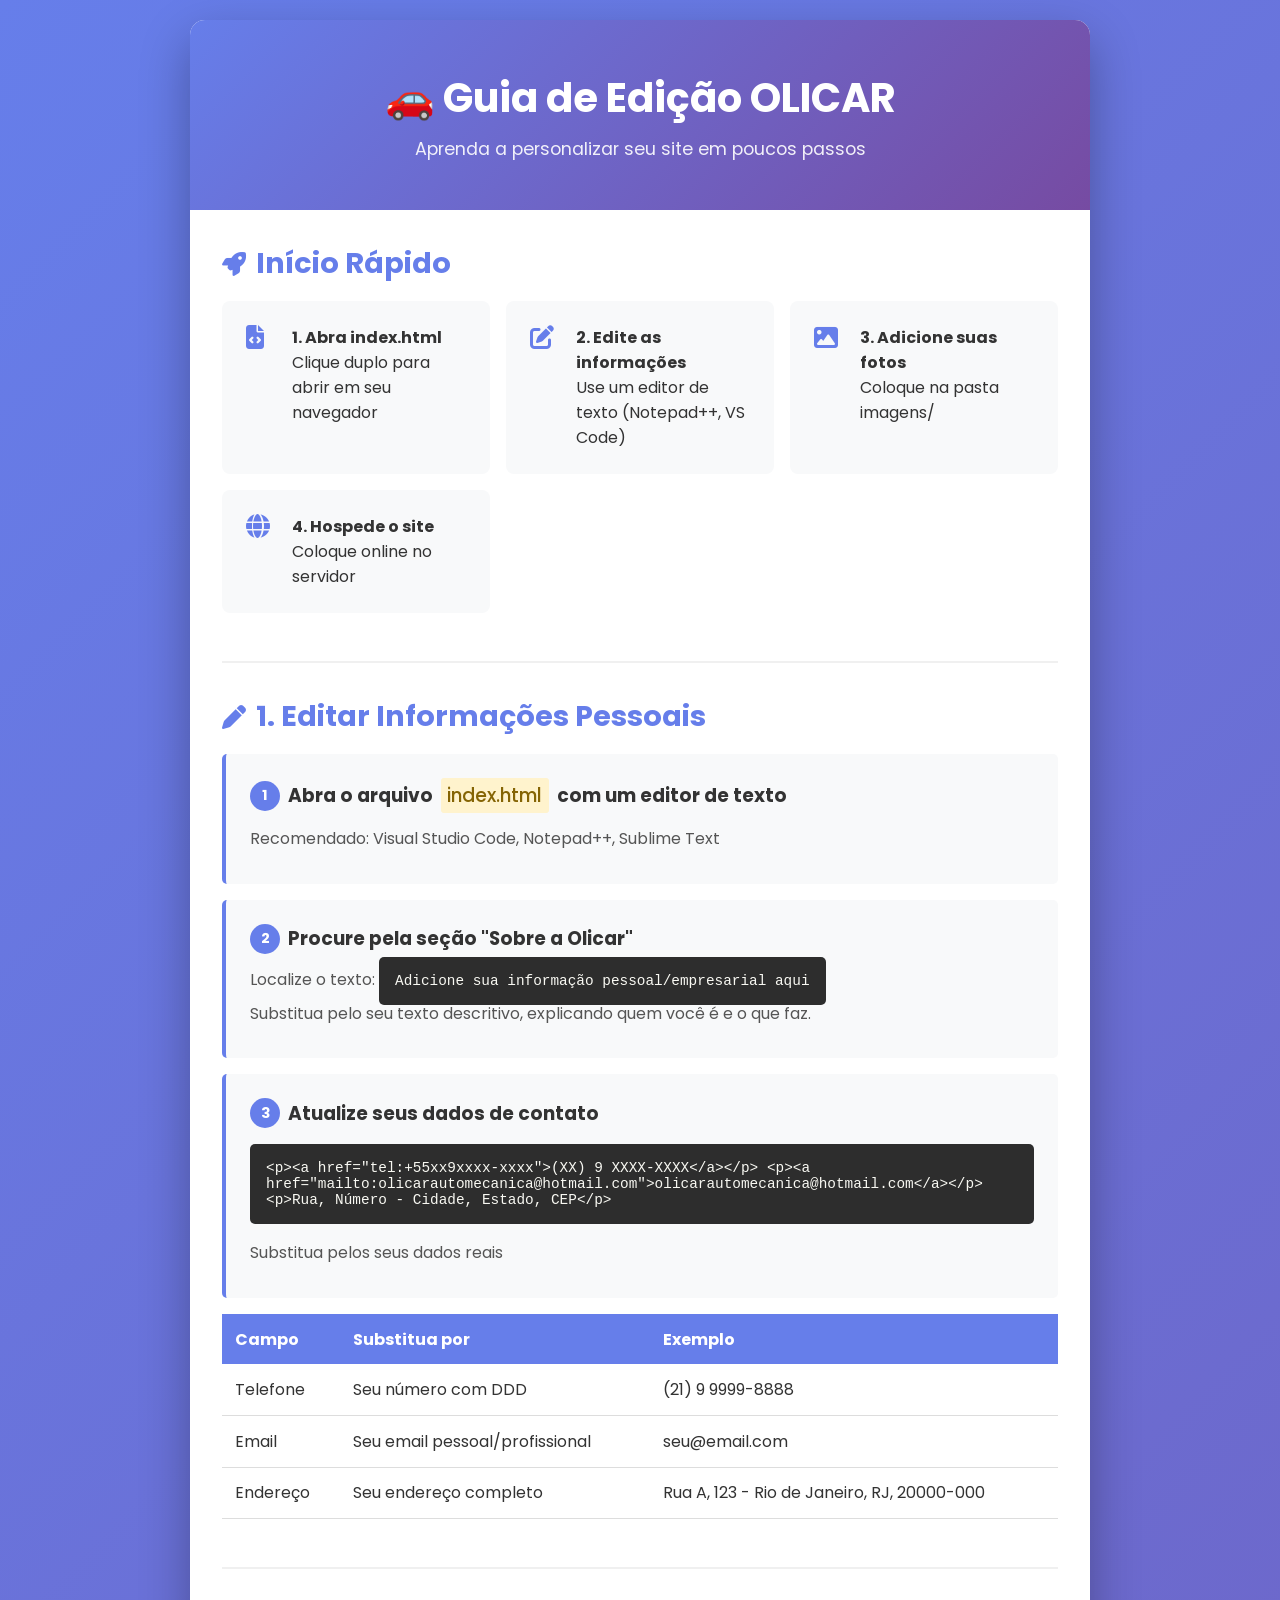
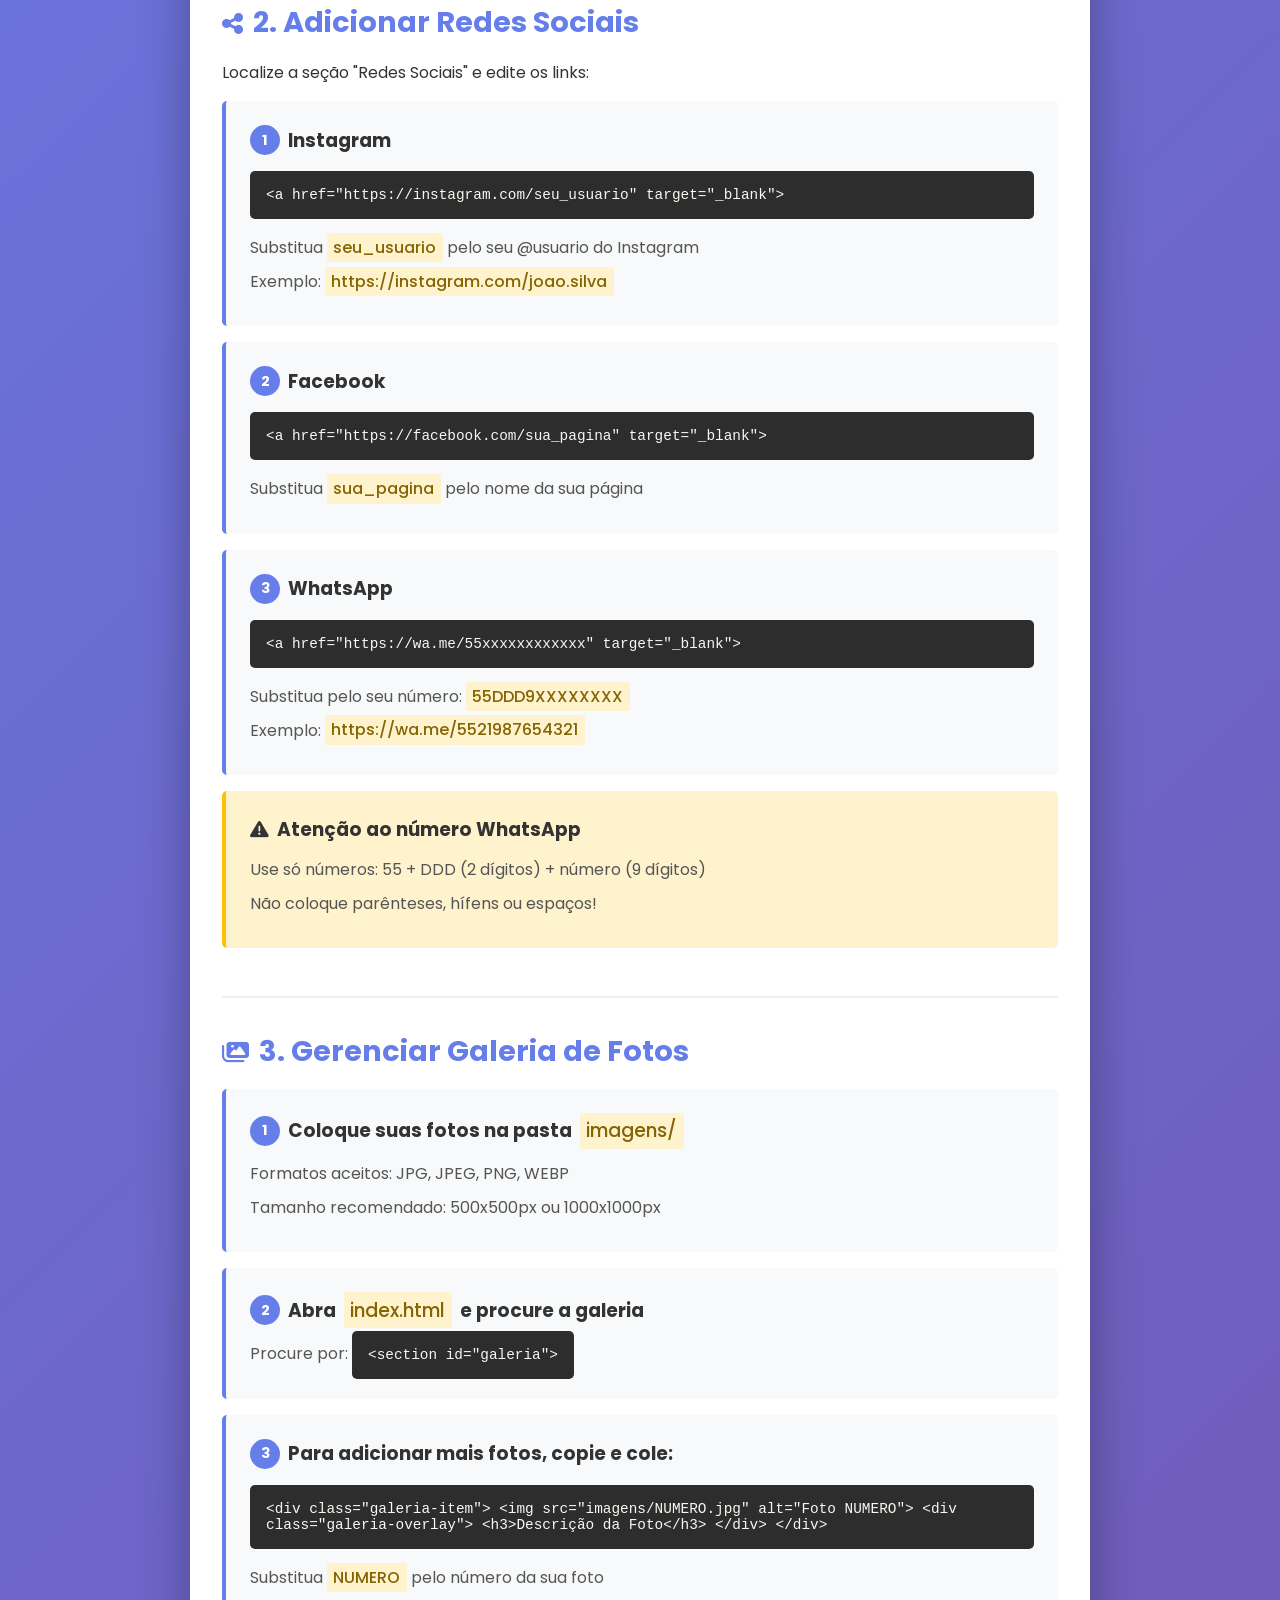
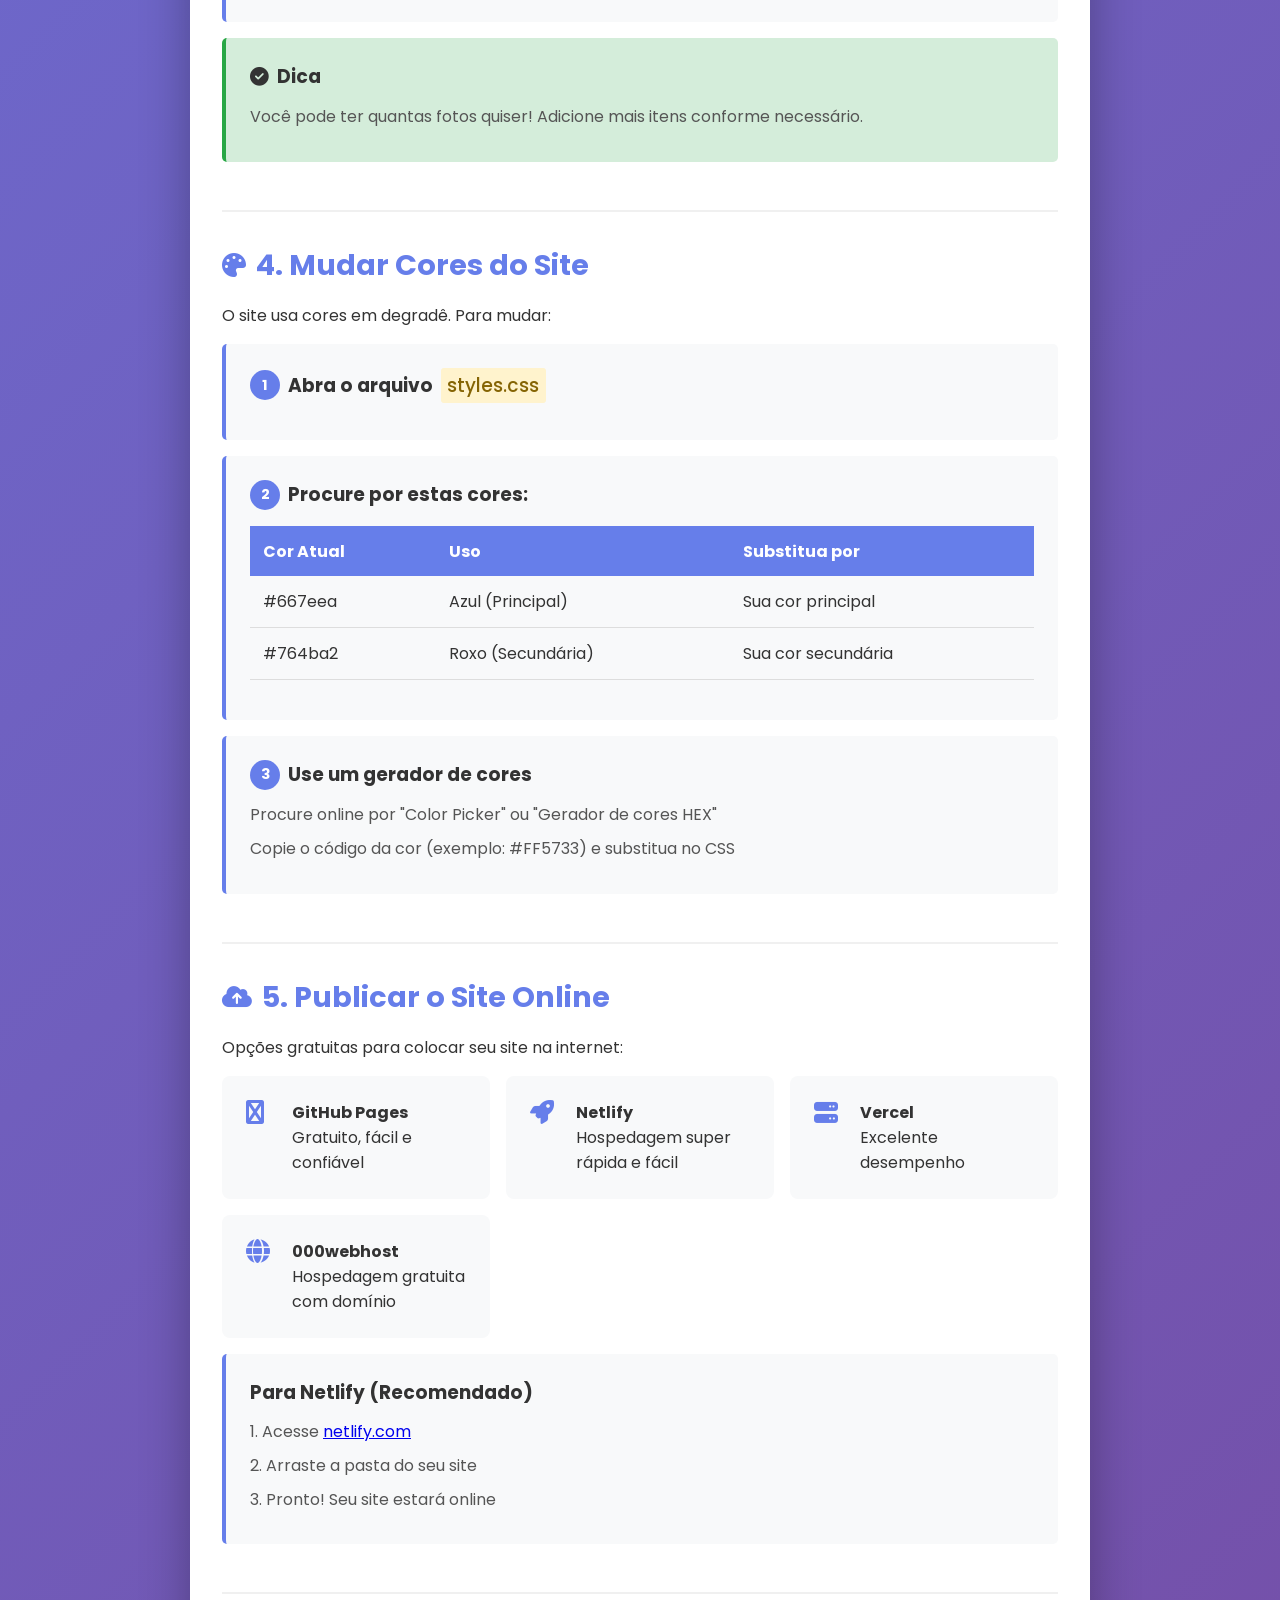
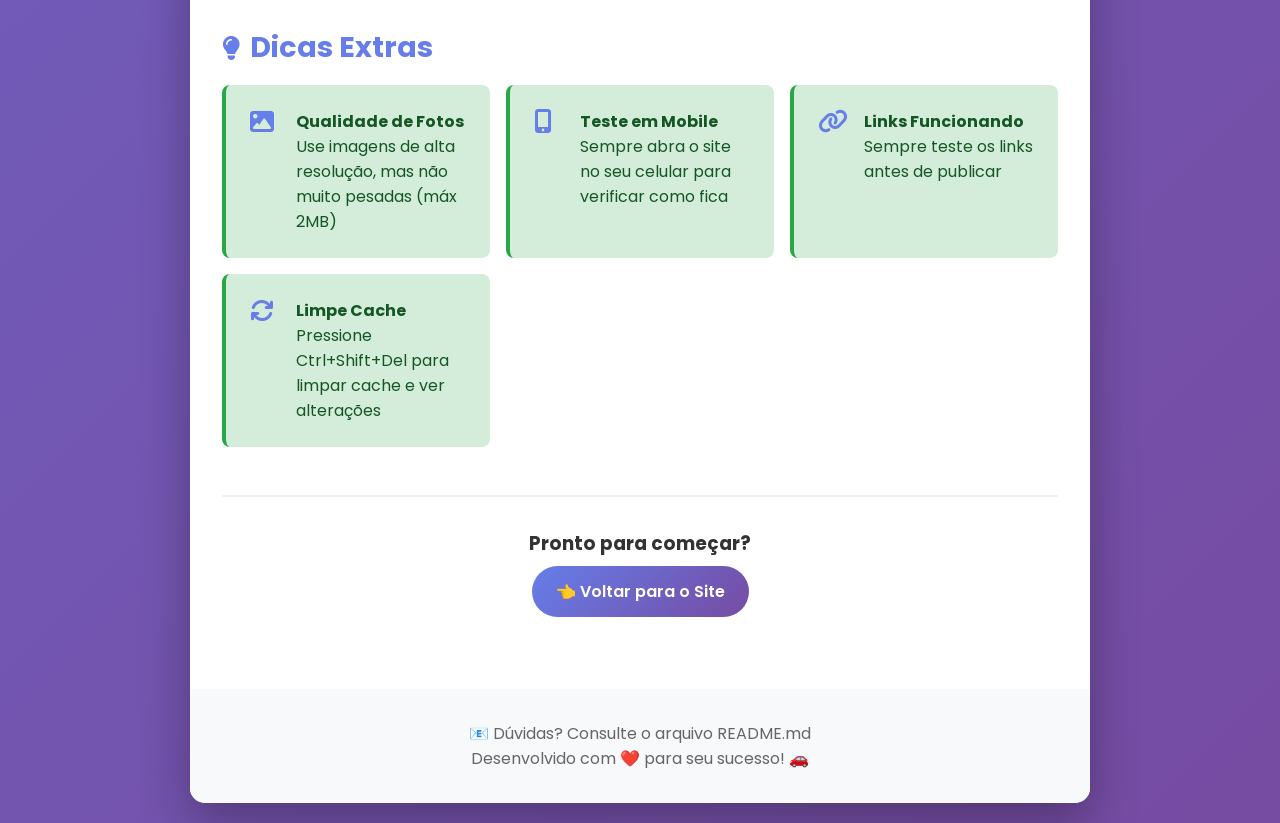
<file: guia.html>
<!DOCTYPE html>
<html lang="pt-BR">
<head>
    <meta charset="UTF-8">
    <meta name="viewport" content="width=device-width, initial-scale=1.0">
    <title>Guia de Edição - OLICAR</title>
    <link href="https://fonts.googleapis.com/css2?family=Poppins:wght@300;400;600;700&display=swap" rel="stylesheet">
    <link rel="stylesheet" href="https://cdnjs.cloudflare.com/ajax/libs/font-awesome/6.4.0/css/all.min.css">
    <style>
        * {
            margin: 0;
            padding: 0;
            box-sizing: border-box;
        }

        body {
            font-family: 'Poppins', sans-serif;
            background: linear-gradient(135deg, #667eea 0%, #764ba2 100%);
            color: #333;
            padding: 20px;
        }

        .container {
            max-width: 900px;
            margin: 0 auto;
            background: white;
            border-radius: 15px;
            box-shadow: 0 20px 50px rgba(0,0,0,0.3);
            overflow: hidden;
        }

        .header {
            background: linear-gradient(135deg, #667eea 0%, #764ba2 100%);
            color: white;
            padding: 3rem 2rem;
            text-align: center;
        }

        .header h1 {
            font-size: 2.5rem;
            margin-bottom: 0.5rem;
        }

        .header p {
            font-size: 1.1rem;
            opacity: 0.9;
        }

        .content {
            padding: 2rem;
        }

        .section {
            margin-bottom: 2rem;
            padding-bottom: 2rem;
            border-bottom: 2px solid #f0f0f0;
        }

        .section:last-child {
            border-bottom: none;
        }

        .section h2 {
            color: #667eea;
            font-size: 1.8rem;
            margin-bottom: 1rem;
            display: flex;
            align-items: center;
            gap: 10px;
        }

        .section h2 i {
            font-size: 1.5rem;
        }

        .step {
            background: #f8f9fa;
            padding: 1.5rem;
            border-left: 4px solid #667eea;
            margin: 1rem 0;
            border-radius: 5px;
        }

        .step h3 {
            color: #333;
            margin-bottom: 0.8rem;
            display: flex;
            align-items: center;
            gap: 8px;
        }

        .step-number {
            background: #667eea;
            color: white;
            width: 30px;
            height: 30px;
            border-radius: 50%;
            display: flex;
            align-items: center;
            justify-content: center;
            font-weight: bold;
            font-size: 0.9rem;
        }

        .step p {
            margin: 0.5rem 0;
            line-height: 1.6;
            color: #555;
        }

        .code-block {
            background: #2d2d2d;
            color: #f8f8f2;
            padding: 1rem;
            border-radius: 5px;
            overflow-x: auto;
            margin: 1rem 0;
            font-family: 'Courier New', monospace;
            font-size: 0.9rem;
        }

        .highlight {
            background: #fff3cd;
            padding: 0.2rem 0.4rem;
            border-radius: 3px;
            color: #856404;
            font-weight: 500;
        }

        .table-simple {
            width: 100%;
            border-collapse: collapse;
            margin: 1rem 0;
        }

        .table-simple th {
            background: #667eea;
            color: white;
            padding: 0.8rem;
            text-align: left;
        }

        .table-simple td {
            padding: 0.8rem;
            border-bottom: 1px solid #ddd;
        }

        .table-simple tr:hover {
            background: #f8f9fa;
        }

        .btn {
            display: inline-block;
            background: linear-gradient(135deg, #667eea 0%, #764ba2 100%);
            color: white;
            padding: 0.8rem 1.5rem;
            border-radius: 50px;
            text-decoration: none;
            font-weight: 600;
            margin: 0.5rem;
            transition: all 0.3s;
            border: none;
            cursor: pointer;
        }

        .btn:hover {
            transform: translateY(-3px);
            box-shadow: 0 10px 25px rgba(102, 126, 234, 0.4);
        }

        .feature-list {
            display: grid;
            grid-template-columns: repeat(auto-fit, minmax(250px, 1fr));
            gap: 1rem;
            margin: 1rem 0;
        }

        .feature-item {
            background: #f8f9fa;
            padding: 1.5rem;
            border-radius: 8px;
            display: flex;
            align-items: flex-start;
            gap: 1rem;
        }

        .feature-item i {
            font-size: 1.5rem;
            color: #667eea;
            min-width: 30px;
        }

        .footer-guide {
            background: #f8f9fa;
            padding: 2rem;
            text-align: center;
            color: #666;
        }

        .success {
            background: #d4edda;
            border-left: 4px solid #28a745;
            color: #155724;
        }

        .warning {
            background: #fff3cd;
            border-left: 4px solid #ffc107;
            color: #856404;
        }

        .error {
            background: #f8d7da;
            border-left: 4px solid #dc3545;
            color: #721c24;
        }

        .back-to-site {
            text-align: center;
            margin: 2rem 0;
        }

        @media (max-width: 768px) {
            .header h1 {
                font-size: 1.8rem;
            }

            .section h2 {
                font-size: 1.3rem;
            }

            .feature-list {
                grid-template-columns: 1fr;
            }
        }
    </style>
</head>
<body>
    <div class="container">
        <!-- HEADER -->
        <div class="header">
            <h1>🚗 Guia de Edição OLICAR</h1>
            <p>Aprenda a personalizar seu site em poucos passos</p>
        </div>

        <!-- CONTEÚDO -->
        <div class="content">
            <!-- INÍCIO RÁPIDO -->
            <div class="section">
                <h2><i class="fas fa-rocket"></i> Início Rápido</h2>
                <div class="feature-list">
                    <div class="feature-item">
                        <i class="fas fa-file-code"></i>
                        <div>
                            <strong>1. Abra index.html</strong>
                            <p>Clique duplo para abrir em seu navegador</p>
                        </div>
                    </div>
                    <div class="feature-item">
                        <i class="fas fa-edit"></i>
                        <div>
                            <strong>2. Edite as informações</strong>
                            <p>Use um editor de texto (Notepad++, VS Code)</p>
                        </div>
                    </div>
                    <div class="feature-item">
                        <i class="fas fa-image"></i>
                        <div>
                            <strong>3. Adicione suas fotos</strong>
                            <p>Coloque na pasta imagens/</p>
                        </div>
                    </div>
                    <div class="feature-item">
                        <i class="fas fa-globe"></i>
                        <div>
                            <strong>4. Hospede o site</strong>
                            <p>Coloque online no servidor</p>
                        </div>
                    </div>
                </div>
            </div>

            <!-- EDITAR INFORMAÇÕES -->
            <div class="section">
                <h2><i class="fas fa-pen"></i> 1. Editar Informações Pessoais</h2>
                
                <div class="step">
                    <h3><span class="step-number">1</span> Abra o arquivo <span class="highlight">index.html</span> com um editor de texto</h3>
                    <p>Recomendado: Visual Studio Code, Notepad++, Sublime Text</p>
                </div>

                <div class="step">
                    <h3><span class="step-number">2</span> Procure pela seção "Sobre a Olicar"</h3>
                    <p>Localize o texto: <span class="code-block">Adicione sua informação pessoal/empresarial aqui</span></p>
                    <p>Substitua pelo seu texto descritivo, explicando quem você é e o que faz.</p>
                </div>

                <div class="step">
                    <h3><span class="step-number">3</span> Atualize seus dados de contato</h3>
                    <div class="code-block">
&lt;p&gt;&lt;a href="tel:+55xx9xxxx-xxxx"&gt;(XX) 9 XXXX-XXXX&lt;/a&gt;&lt;/p&gt;
&lt;p&gt;&lt;a href="mailto:olicarautomecanica@hotmail.com"&gt;olicarautomecanica@hotmail.com&lt;/a&gt;&lt;/p&gt;
&lt;p&gt;Rua, Número - Cidade, Estado, CEP&lt;/p&gt;
                    </div>
                    <p>Substitua pelos seus dados reais</p>
                </div>

                <table class="table-simple">
                    <tr>
                        <th>Campo</th>
                        <th>Substitua por</th>
                        <th>Exemplo</th>
                    </tr>
                    <tr>
                        <td>Telefone</td>
                        <td>Seu número com DDD</td>
                        <td>(21) 9 9999-8888</td>
                    </tr>
                    <tr>
                        <td>Email</td>
                        <td>Seu email pessoal/profissional</td>
                        <td>seu@email.com</td>
                    </tr>
                    <tr>
                        <td>Endereço</td>
                        <td>Seu endereço completo</td>
                        <td>Rua A, 123 - Rio de Janeiro, RJ, 20000-000</td>
                    </tr>
                </table>
            </div>

            <!-- REDES SOCIAIS -->
            <div class="section">
                <h2><i class="fas fa-share-alt"></i> 2. Adicionar Redes Sociais</h2>
                
                <p>Localize a seção "Redes Sociais" e edite os links:</p>

                <div class="step">
                    <h3><span class="step-number">1</span> Instagram</h3>
                    <div class="code-block">
&lt;a href="https://instagram.com/seu_usuario" target="_blank"&gt;
                    </div>
                    <p>Substitua <span class="highlight">seu_usuario</span> pelo seu @usuario do Instagram</p>
                    <p>Exemplo: <span class="highlight">https://instagram.com/joao.silva</span></p>
                </div>

                <div class="step">
                    <h3><span class="step-number">2</span> Facebook</h3>
                    <div class="code-block">
&lt;a href="https://facebook.com/sua_pagina" target="_blank"&gt;
                    </div>
                    <p>Substitua <span class="highlight">sua_pagina</span> pelo nome da sua página</p>
                </div>

                <div class="step">
                    <h3><span class="step-number">3</span> WhatsApp</h3>
                    <div class="code-block">
&lt;a href="https://wa.me/55xxxxxxxxxxxx" target="_blank"&gt;
                    </div>
                    <p>Substitua pelo seu número: <span class="highlight">55DDD9XXXXXXXX</span></p>
                    <p>Exemplo: <span class="highlight">https://wa.me/5521987654321</span></p>
                </div>

                <div class="warning step">
                    <h3><i class="fas fa-exclamation-triangle"></i> Atenção ao número WhatsApp</h3>
                    <p>Use só números: 55 + DDD (2 dígitos) + número (9 dígitos)</p>
                    <p>Não coloque parênteses, hífens ou espaços!</p>
                </div>
            </div>

            <!-- GALERIA DE FOTOS -->
            <div class="section">
                <h2><i class="fas fa-images"></i> 3. Gerenciar Galeria de Fotos</h2>

                <div class="step">
                    <h3><span class="step-number">1</span> Coloque suas fotos na pasta <span class="highlight">imagens/</span></h3>
                    <p>Formatos aceitos: JPG, JPEG, PNG, WEBP</p>
                    <p>Tamanho recomendado: 500x500px ou 1000x1000px</p>
                </div>

                <div class="step">
                    <h3><span class="step-number">2</span> Abra <span class="highlight">index.html</span> e procure a galeria</h3>
                    <p>Procure por: <span class="code-block">&lt;section id="galeria"&gt;</span></p>
                </div>

                <div class="step">
                    <h3><span class="step-number">3</span> Para adicionar mais fotos, copie e cole:</h3>
                    <div class="code-block">
&lt;div class="galeria-item"&gt;
    &lt;img src="imagens/NUMERO.jpg" alt="Foto NUMERO"&gt;
    &lt;div class="galeria-overlay"&gt;
        &lt;h3&gt;Descrição da Foto&lt;/h3&gt;
    &lt;/div&gt;
&lt;/div&gt;
                    </div>
                    <p>Substitua <span class="highlight">NUMERO</span> pelo número da sua foto</p>
                </div>

                <div class="success step">
                    <h3><i class="fas fa-check-circle"></i> Dica</h3>
                    <p>Você pode ter quantas fotos quiser! Adicione mais itens conforme necessário.</p>
                </div>
            </div>

            <!-- PERSONALIZAR CORES -->
            <div class="section">
                <h2><i class="fas fa-palette"></i> 4. Mudar Cores do Site</h2>

                <p>O site usa cores em degradê. Para mudar:</p>

                <div class="step">
                    <h3><span class="step-number">1</span> Abra o arquivo <span class="highlight">styles.css</span></h3>
                </div>

                <div class="step">
                    <h3><span class="step-number">2</span> Procure por estas cores:</h3>
                    <table class="table-simple">
                        <tr>
                            <th>Cor Atual</th>
                            <th>Uso</th>
                            <th>Substitua por</th>
                        </tr>
                        <tr>
                            <td>#667eea</td>
                            <td>Azul (Principal)</td>
                            <td>Sua cor principal</td>
                        </tr>
                        <tr>
                            <td>#764ba2</td>
                            <td>Roxo (Secundária)</td>
                            <td>Sua cor secundária</td>
                        </tr>
                    </table>
                </div>

                <div class="step">
                    <h3><span class="step-number">3</span> Use um gerador de cores</h3>
                    <p>Procure online por "Color Picker" ou "Gerador de cores HEX"</p>
                    <p>Copie o código da cor (exemplo: #FF5733) e substitua no CSS</p>
                </div>
            </div>

            <!-- PUBLICAR ONLINE -->
            <div class="section">
                <h2><i class="fas fa-cloud-upload-alt"></i> 5. Publicar o Site Online</h2>

                <p>Opções gratuitas para colocar seu site na internet:</p>

                <div class="feature-list">
                    <div class="feature-item">
                        <i class="fas fa-github"></i>
                        <div>
                            <strong>GitHub Pages</strong>
                            <p>Gratuito, fácil e confiável</p>
                        </div>
                    </div>
                    <div class="feature-item">
                        <i class="fas fa-rocket"></i>
                        <div>
                            <strong>Netlify</strong>
                            <p>Hospedagem super rápida e fácil</p>
                        </div>
                    </div>
                    <div class="feature-item">
                        <i class="fas fa-server"></i>
                        <div>
                            <strong>Vercel</strong>
                            <p>Excelente desempenho</p>
                        </div>
                    </div>
                    <div class="feature-item">
                        <i class="fas fa-globe"></i>
                        <div>
                            <strong>000webhost</strong>
                            <p>Hospedagem gratuita com domínio</p>
                        </div>
                    </div>
                </div>

                <div class="step">
                    <h3>Para Netlify (Recomendado)</h3>
                    <p>1. Acesse <a href="https://netlify.com" target="_blank">netlify.com</a></p>
                    <p>2. Arraste a pasta do seu site</p>
                    <p>3. Pronto! Seu site estará online</p>
                </div>
            </div>

            <!-- DICAS EXTRAS -->
            <div class="section">
                <h2><i class="fas fa-lightbulb"></i> Dicas Extras</h2>

                <div class="feature-list">
                    <div class="feature-item success" style="border-left: 4px solid #28a745;">
                        <i class="fas fa-image"></i>
                        <div>
                            <strong>Qualidade de Fotos</strong>
                            <p>Use imagens de alta resolução, mas não muito pesadas (máx 2MB)</p>
                        </div>
                    </div>
                    <div class="feature-item success" style="border-left: 4px solid #28a745;">
                        <i class="fas fa-mobile-alt"></i>
                        <div>
                            <strong>Teste em Mobile</strong>
                            <p>Sempre abra o site no seu celular para verificar como fica</p>
                        </div>
                    </div>
                    <div class="feature-item success" style="border-left: 4px solid #28a745;">
                        <i class="fas fa-link"></i>
                        <div>
                            <strong>Links Funcionando</strong>
                            <p>Sempre teste os links antes de publicar</p>
                        </div>
                    </div>
                    <div class="feature-item success" style="border-left: 4px solid #28a745;">
                        <i class="fas fa-refresh"></i>
                        <div>
                            <strong>Limpe Cache</strong>
                            <p>Pressione Ctrl+Shift+Del para limpar cache e ver alterações</p>
                        </div>
                    </div>
                </div>
            </div>

            <!-- CTA -->
            <div class="back-to-site">
                <h3>Pronto para começar?</h3>
                <a href="index.html" class="btn">👈 Voltar para o Site</a>
            </div>
        </div>

        <!-- FOOTER -->
        <div class="footer-guide">
            <p>📧 Dúvidas? Consulte o arquivo README.md</p>
            <p>Desenvolvido com ❤️ para seu sucesso! 🚗</p>
        </div>
    </div>
</body>
</html>
</file>
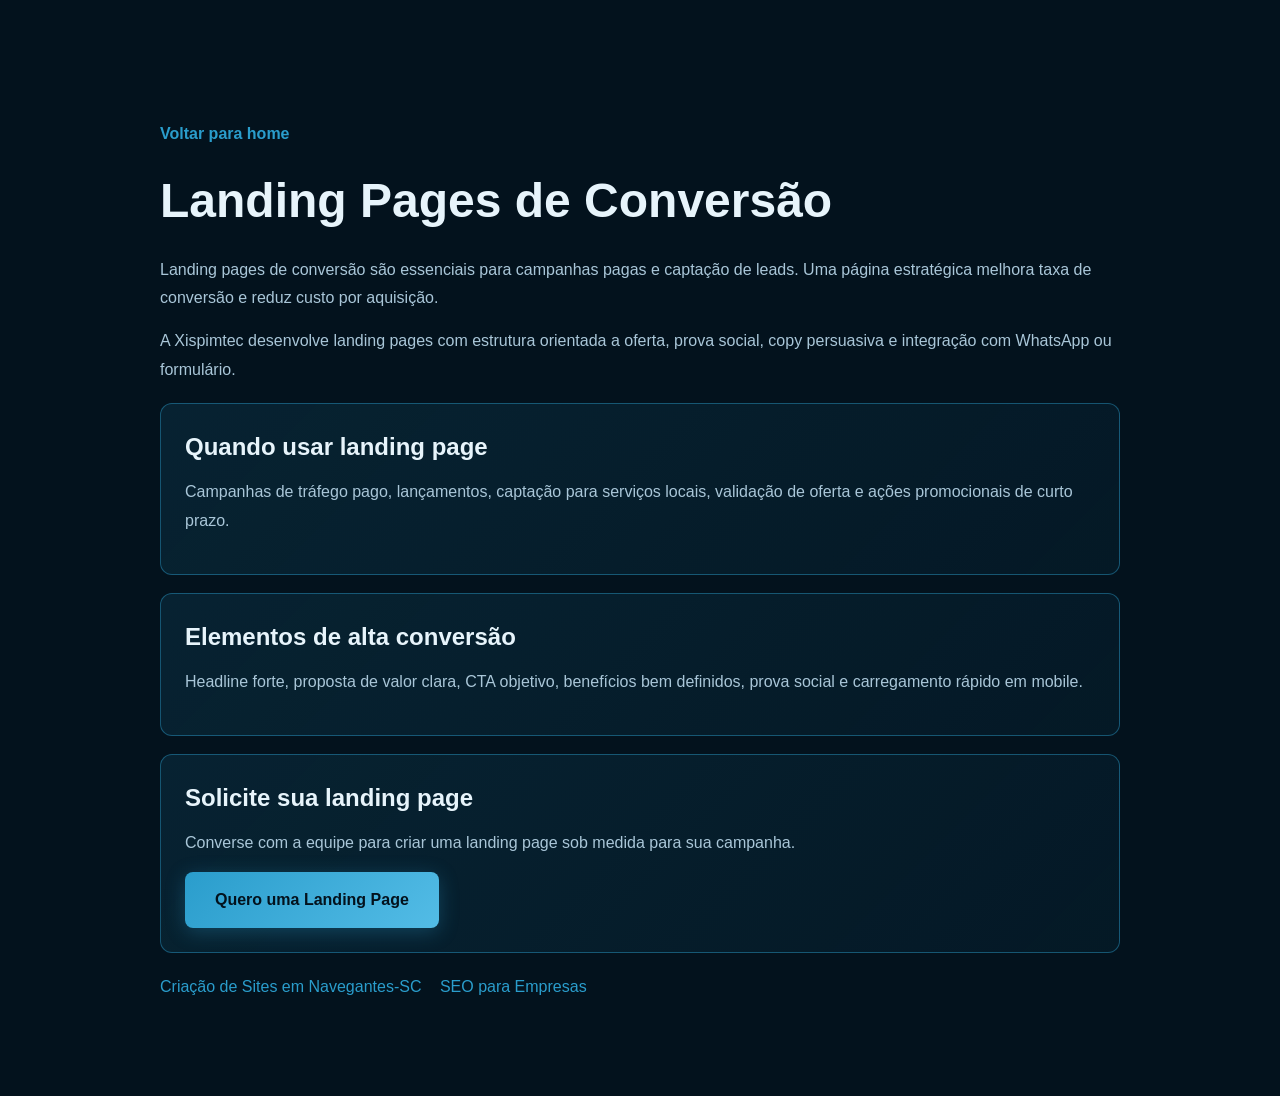
<file: landing-pages-conversao.html>
<!DOCTYPE html>
<html lang="pt-BR">
<head>
    <meta charset="UTF-8">
    <meta name="viewport" content="width=device-width, initial-scale=1.0">
    <title>Landing Pages de Conversão para Empresas no Brasil | Xispimtec</title>
    <meta name="description" content="Criação de landing pages de conversão para empresas em todo o Brasil, com foco em geração de leads e aumento de vendas.">
    <meta name="robots" content="index, follow, max-image-preview:large">
    <link rel="canonical" href="https://xispimtec.com.br/landing-pages-conversao.html">
    <meta property="og:type" content="article">
    <meta property="og:title" content="Landing Pages de Conversão para Empresas no Brasil | Xispimtec">
    <meta property="og:description" content="Páginas estratégicas para campanhas e aquisição de clientes em todo o Brasil com alta taxa de conversão.">
    <meta property="og:url" content="https://xispimtec.com.br/landing-pages-conversao.html">
    <meta property="og:image" content="https://xispimtec.com.br/imagens/logo.jpg">
    <meta name="twitter:card" content="summary_large_image">
    <link rel="manifest" href="/manifest.json">
    <link rel="icon" type="image/svg+xml" href="/favicon.svg">
    <link rel="icon" type="image/jpeg" sizes="192x192" href="/imagens/logo.jpg">
    <link rel="apple-touch-icon" sizes="180x180" href="/imagens/logo.jpg">
    <meta name="theme-color" content="#2DD9D9">
    <link rel="stylesheet" href="styles.css">
    <style>
        .seo-page { padding: 120px 0 80px; background: var(--dark); }
        .seo-page .container { max-width: 1000px; }
        .seo-page h1 { color: var(--text-light); font-size: 48px; margin-bottom: 16px; }
        .seo-page p { color: var(--text-lighter); line-height: 1.8; margin-bottom: 14px; }
        .seo-block { background: linear-gradient(135deg, rgba(42,157,204,0.12), rgba(42,157,204,0.05)); border: 1px solid rgba(42,157,204,0.45); border-radius: 12px; padding: 24px; margin-top: 18px; }
        .seo-block h2 { color: var(--text-light); margin-bottom: 12px; }
        .seo-links a { color: var(--primary); text-decoration: none; margin-right: 14px; }
        @media (max-width: 768px) { .seo-page h1 { font-size: 34px; } }
    </style>
    <script type="application/ld+json">
    {
      "@context": "https://schema.org",
      "@type": "Service",
      "name": "Landing Pages de Conversão",
      "provider": {"@type": "Organization", "name": "Xispimtec", "url": "https://xispimtec.com.br/"},
      "areaServed": "Brasil",
      "serviceType": "Criação de landing pages"
    }
    </script>
</head>
<body>
    <main class="seo-page">
        <div class="container">
            <p><a href="/" class="contact-link">Voltar para home</a></p>
            <h1>Landing Pages de Conversão</h1>
            <p>Landing pages de conversão são essenciais para campanhas pagas e captação de leads. Uma página estratégica melhora taxa de conversão e reduz custo por aquisição.</p>
            <p>A Xispimtec desenvolve landing pages com estrutura orientada a oferta, prova social, copy persuasiva e integração com WhatsApp ou formulário.</p>

            <section class="seo-block">
                <h2>Quando usar landing page</h2>
                <p>Campanhas de tráfego pago, lançamentos, captação para serviços locais, validação de oferta e ações promocionais de curto prazo.</p>
            </section>

            <section class="seo-block">
                <h2>Elementos de alta conversão</h2>
                <p>Headline forte, proposta de valor clara, CTA objetivo, benefícios bem definidos, prova social e carregamento rápido em mobile.</p>
            </section>

            <section class="seo-block">
                <h2>Solicite sua landing page</h2>
                <p>Converse com a equipe para criar uma landing page sob medida para sua campanha.</p>
                <a class="btn btn-primary" href="https://wa.me/5547992505922?text=Olá%20Xispimtec!%20Quero%20uma%20landing%20page%20de%20conversão" target="_blank" rel="noopener noreferrer">Quero uma Landing Page</a>
            </section>

            <p class="seo-links" style="margin-top:20px;">
                <a href="/criacao-de-sites-navegantes.html">Criação de Sites em Navegantes-SC</a>
                <a href="/seo-para-empresas.html">SEO para Empresas</a>
            </p>
        </div>
    </main>
</body>
</html>
</file>
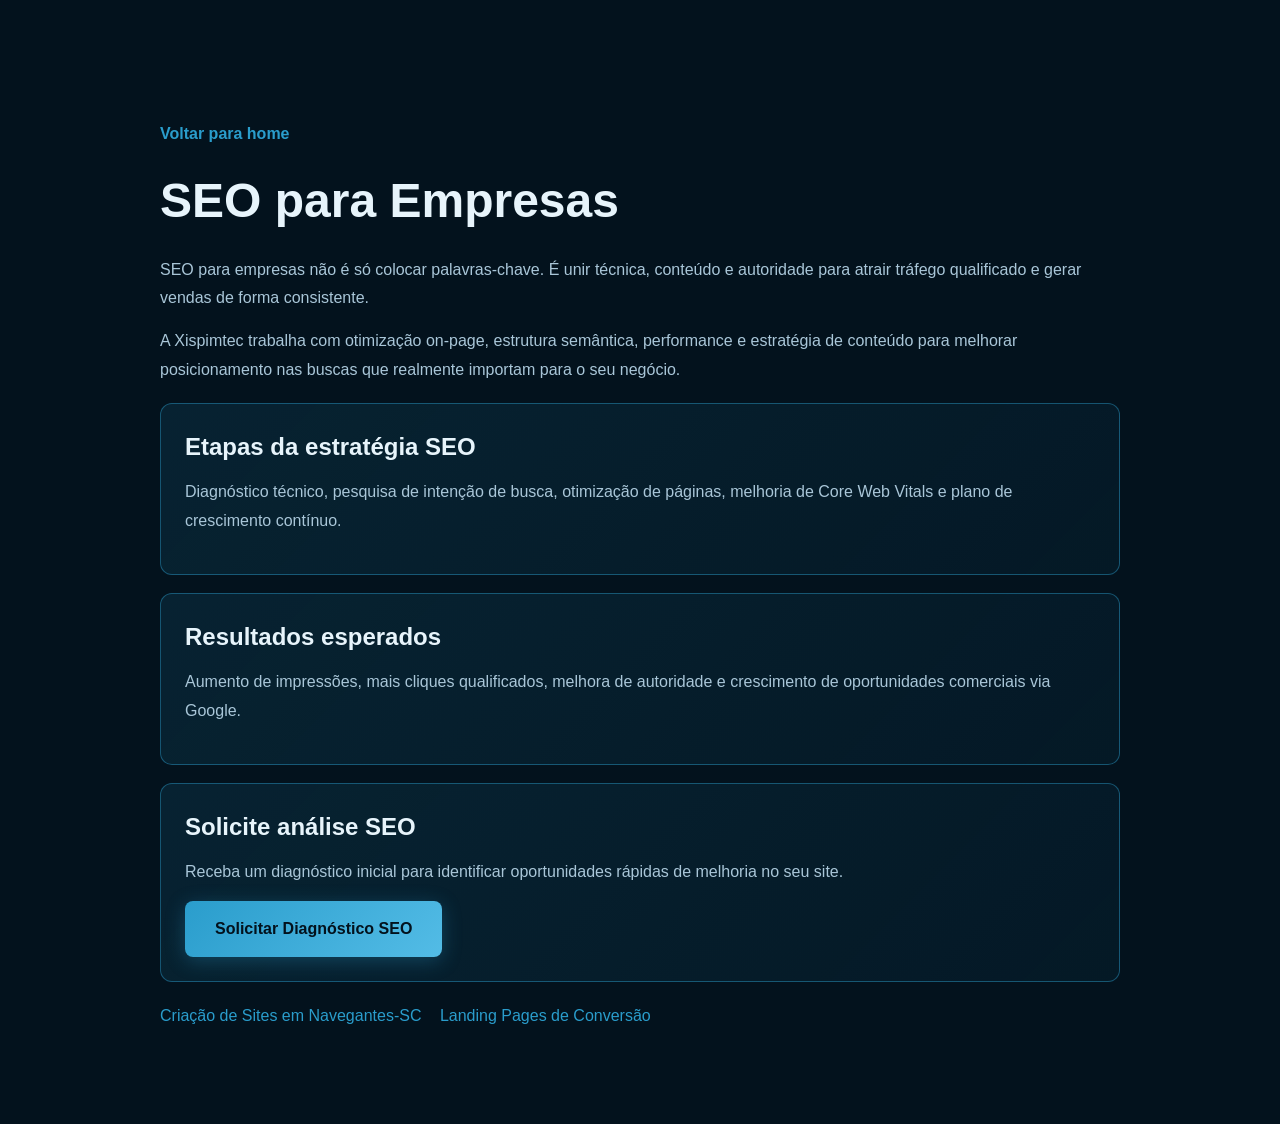
<file: seo-para-empresas.html>
<!DOCTYPE html>
<html lang="pt-BR">
<head>
    <meta charset="UTF-8">
    <meta name="viewport" content="width=device-width, initial-scale=1.0">
    <title>SEO para Empresas no Brasil | Estratégia Técnica Avançada | Xispimtec</title>
    <meta name="description" content="SEO para empresas em todo o Brasil com estratégia técnica avançada para aumentar tráfego orgânico, autoridade e oportunidades de venda.">
    <meta name="robots" content="index, follow, max-image-preview:large">
    <link rel="canonical" href="https://xispimtec.com.br/seo-para-empresas.html">
    <meta property="og:type" content="article">
    <meta property="og:title" content="SEO para Empresas no Brasil | Xispimtec">
    <meta property="og:description" content="Planejamento SEO técnico e conteúdo estratégico para empresas de todo o Brasil.">
    <meta property="og:url" content="https://xispimtec.com.br/seo-para-empresas.html">
    <meta property="og:image" content="https://xispimtec.com.br/imagens/logo.jpg">
    <meta name="twitter:card" content="summary_large_image">
    <link rel="manifest" href="/manifest.json">
    <link rel="icon" type="image/svg+xml" href="/favicon.svg">
    <link rel="icon" type="image/jpeg" sizes="192x192" href="/imagens/logo.jpg">
    <link rel="apple-touch-icon" sizes="180x180" href="/imagens/logo.jpg">
    <meta name="theme-color" content="#2DD9D9">
    <link rel="stylesheet" href="styles.css">
    <style>
        .seo-page { padding: 120px 0 80px; background: var(--dark); }
        .seo-page .container { max-width: 1000px; }
        .seo-page h1 { color: var(--text-light); font-size: 48px; margin-bottom: 16px; }
        .seo-page p { color: var(--text-lighter); line-height: 1.8; margin-bottom: 14px; }
        .seo-block { background: linear-gradient(135deg, rgba(42,157,204,0.12), rgba(42,157,204,0.05)); border: 1px solid rgba(42,157,204,0.45); border-radius: 12px; padding: 24px; margin-top: 18px; }
        .seo-block h2 { color: var(--text-light); margin-bottom: 12px; }
        .seo-links a { color: var(--primary); text-decoration: none; margin-right: 14px; }
        @media (max-width: 768px) { .seo-page h1 { font-size: 34px; } }
    </style>
    <script type="application/ld+json">
    {
      "@context": "https://schema.org",
      "@type": "Service",
      "name": "SEO para Empresas",
      "provider": {"@type": "Organization", "name": "Xispimtec", "url": "https://xispimtec.com.br/"},
      "areaServed": "Brasil",
      "serviceType": "Otimização para mecanismos de busca"
    }
    </script>
</head>
<body>
    <main class="seo-page">
        <div class="container">
            <p><a href="/" class="contact-link">Voltar para home</a></p>
            <h1>SEO para Empresas</h1>
            <p>SEO para empresas não é só colocar palavras-chave. É unir técnica, conteúdo e autoridade para atrair tráfego qualificado e gerar vendas de forma consistente.</p>
            <p>A Xispimtec trabalha com otimização on-page, estrutura semântica, performance e estratégia de conteúdo para melhorar posicionamento nas buscas que realmente importam para o seu negócio.</p>

            <section class="seo-block">
                <h2>Etapas da estratégia SEO</h2>
                <p>Diagnóstico técnico, pesquisa de intenção de busca, otimização de páginas, melhoria de Core Web Vitals e plano de crescimento contínuo.</p>
            </section>

            <section class="seo-block">
                <h2>Resultados esperados</h2>
                <p>Aumento de impressões, mais cliques qualificados, melhora de autoridade e crescimento de oportunidades comerciais via Google.</p>
            </section>

            <section class="seo-block">
                <h2>Solicite análise SEO</h2>
                <p>Receba um diagnóstico inicial para identificar oportunidades rápidas de melhoria no seu site.</p>
                <a class="btn btn-primary" href="https://wa.me/5547992505922?text=Olá%20Xispimtec!%20Quero%20uma%20análise%20SEO%20para%20minha%20empresa" target="_blank" rel="noopener noreferrer">Solicitar Diagnóstico SEO</a>
            </section>

            <p class="seo-links" style="margin-top:20px;">
                <a href="/criacao-de-sites-navegantes.html">Criação de Sites em Navegantes-SC</a>
                <a href="/landing-pages-conversao.html">Landing Pages de Conversão</a>
            </p>
        </div>
    </main>
</body>
</html>
</file>
<file: styles.css>
﻿/* ========================================
    VARIABLES AND COLORS (Logo Palette)
    ======================================== */

:root {
    --primary: #2A9DCC;
    --primary-dark: #1F7CA1;
    --primary-light: #53BCE6;
    --dark: #03121D;
    --dark-secondary: #082235;
    --dark-tertiary: #0D2F47;
    --text-light: #E7F4FB;
    --text-lighter: #A9C6D8;
    --accent: #79D3F1;
    --white: #ffffff;
    --shadow: rgba(42, 157, 204, 0.1);
    
    --brand-font: 'Poppins', sans-serif;
    --body-font: 'Inter', sans-serif;
    
    --transition: all 0.3s ease;
    --transition-fast: all 0.15s ease;
}

/* ========================================
   RESET E ESTILOS GLOBAIS
   ======================================== */

* {
    margin: 0;
    padding: 0;
    box-sizing: border-box;
}

html {
    scroll-behavior: smooth;
}

body {
    font-family: var(--body-font);
    background-color: var(--dark);
    color: var(--text-light);
    line-height: 1.6;
    overflow-x: hidden;
}

/* Barra de Rolagem */
::-webkit-scrollbar {
    width: 10px;
}

::-webkit-scrollbar-track {
    background: var(--dark-secondary);
}

::-webkit-scrollbar-thumb {
    background: var(--primary);
    border-radius: 5px;
}

::-webkit-scrollbar-thumb:hover {
    background: var(--primary-light);
}

/* ========================================
   CONTÃŠINER E LAYOUT
   ======================================== */

.container {
    max-width: 1200px;
    margin: 0 auto;
    padding: 0 20px;
}

/* ========================================
   NAVBAR / MENU
   ======================================== */

.navbar {
    position: relative;
    background: linear-gradient(135deg, rgba(3, 18, 29, 0.98), rgba(8, 34, 53, 0.98));
    backdrop-filter: blur(10px);
    border-bottom: 2px solid rgba(83, 188, 230, 0.5);
    z-index: 100;
    padding: 12px 0;
    box-shadow: 0 10px 40px rgba(42, 157, 204, 0.28);
}

.navbar-content {
    display: flex;
    justify-content: space-between;
    align-items: center;
    min-height: 168px;
}

.logo {
    display: flex;
    align-items: center;
    justify-content: center;
    cursor: pointer;
    transition: var(--transition);
    padding: 0;
    border-radius: 50%;
    background: transparent;
    border: none;
}

.logo-img {
    height: 160px;
    width: 160px;
    object-fit: cover;
    border-radius: 50%;
    transition: var(--transition);
    -webkit-mask-image: radial-gradient(circle at center, black 50%, rgba(0,0,0,0.4) 65%, transparent 80%);
    mask-image: radial-gradient(circle at center, black 50%, rgba(0,0,0,0.4) 65%, transparent 80%);
    filter: drop-shadow(0 0 28px rgba(42, 157, 204, 0.8)) drop-shadow(0 0 10px rgba(83, 188, 230, 0.5));
}

.logo:hover .logo-img {
    transform: scale(1.1);
    filter: drop-shadow(0 0 45px rgba(83, 188, 230, 1)) drop-shadow(0 0 15px rgba(42, 157, 204, 0.7));
    -webkit-mask-image: radial-gradient(circle at center, black 54%, rgba(0,0,0,0.4) 68%, transparent 82%);
    mask-image: radial-gradient(circle at center, black 54%, rgba(0,0,0,0.4) 68%, transparent 82%);
}

.nav-links {
    display: flex;
    list-style: none;
    gap: 30px;
    align-items: center;
}

.nav-links a {
    color: var(--text-light);
    text-decoration: none;
    font-weight: 500;
    font-size: 14px;
    transition: var(--transition);
    position: relative;
}

.nav-links a:hover {
    color: var(--primary);
}

.nav-links a::after {
    content: '';
    position: absolute;
    bottom: -5px;
    left: 0;
    width: 0;
    height: 2px;
    background: var(--primary);
    transition: var(--transition);
}

.nav-links a:hover::after {
    width: 100%;
}

.btn-contact {
    background: var(--primary) !important;
    color: var(--dark) !important;
    padding: 10px 20px !important;
    border-radius: 6px;
    font-weight: 600 !important;
}

.btn-contact:hover {
    background: var(--primary-light) !important;
    transform: translateY(-2px);
}

.menu-toggle {
    display: none;
    flex-direction: column;
    cursor: pointer;
}

.menu-toggle span {
    width: 25px;
    height: 3px;
    background: var(--primary);
    margin: 5px 0;
    transition: var(--transition);
    border-radius: 2px;
}

/* ========================================
   RESPONSIVO - MENU MOBILE
   ======================================== */

@media (max-width: 768px) {
    .nav-links {
        display: none;
        list-style: none;
        flex-direction: column;
        gap: 15px;
        position: absolute;
        top: 70px;
        left: 0;
        right: 0;
        background: var(--dark-secondary);
        padding: 20px;
        border-bottom: 2px solid var(--primary);
    }

    .nav-links.active {
        display: flex;
    }

    .menu-toggle {
        display: flex;
    }

    .menu-toggle.active span:nth-child(1) {
        transform: rotate(45deg) translate(10px, 10px);
    }

    .menu-toggle.active span:nth-child(2) {
        opacity: 0;
    }

    .menu-toggle.active span:nth-child(3) {
        transform: rotate(-45deg) translate(7px, -7px);
    }
}

/* ========================================
   BOTÃƒO FLUTUANTE WHATSAPP
   ======================================== */

.whatsapp-float {
    position: fixed;
    bottom: 30px;
    right: 30px;
    width: 60px;
    height: 60px;
    background: #25D366;
    border-radius: 50%;
    display: flex;
    align-items: center;
    justify-content: center;
    font-size: 30px;
    color: #ffffff;
    text-decoration: none;
    box-shadow: 0 4px 20px rgba(37, 211, 102, 0.45);
    transition: var(--transition);
    z-index: 999;
    animation: float 3s ease-in-out infinite;
}

.whatsapp-float:hover {
    background: #1ebe57;
    transform: scale(1.1);
    box-shadow: 0 6px 30px rgba(37, 211, 102, 0.65);
}

@keyframes float {
    0%, 100% {
        transform: translateY(0px);
    }
    50% {
        transform: translateY(-10px);
    }
}

@media (max-width: 768px) {
    .whatsapp-float {
        width: 50px;
        height: 50px;
        font-size: 24px;
        bottom: 20px;
        right: 20px;
    }
}

/* ========================================
   SEÃ‡ÃƒO HERO
   ======================================== */

.hero {
    padding: 140px 0 60px;
    background: linear-gradient(135deg, var(--dark) 0%, var(--dark-secondary) 50%, var(--dark) 100%);
    position: relative;
    overflow: hidden;
}

.hero::before {
    content: '';
    position: absolute;
    top: 0;
    left: 0;
    right: 0;
    bottom: 0;
    background: radial-gradient(circle at 20% 50%, rgba(42, 157, 204, 0.05) 0%, transparent 50%);
    pointer-events: none;
}

.hero .container {
    position: relative;
    z-index: 1;
}

.hero-content {
    display: grid;
    grid-template-columns: 1fr 1fr;
    gap: 60px;
    align-items: center;
}

.hero-text {
    animation: slideInLeft 0.8s ease-out;
}

.hero-title {
    font-family: var(--brand-font);
    font-size: 56px;
    font-weight: 800;
    line-height: 1.2;
    margin-bottom: 20px;
    color: var(--text-light);
}

.hero-title .highlight {
    color: var(--primary);
    background: linear-gradient(135deg, var(--primary), var(--primary-light));
    position: relative;
}

@supports (-webkit-background-clip: text) {
    .hero-title .highlight {
        -webkit-background-clip: text;
        -webkit-text-fill-color: transparent;
        background-clip: text;
    }
}

.hero-subtitle {
    font-size: 18px;
    color: var(--text-lighter);
    margin-bottom: 40px;
    line-height: 1.8;
    max-width: 500px;
}

.hero-buttons {
    display: flex;
    gap: 20px;
    flex-wrap: wrap;
}

.btn {
    padding: 15px 30px;
    border-radius: 8px;
    text-decoration: none;
    font-weight: 600;
    font-size: 16px;
    display: inline-flex;
    align-items: center;
    gap: 10px;
    transition: var(--transition);
    cursor: pointer;
    border: none;
    font-family: var(--body-font);
}

.btn-primary {
    background: linear-gradient(135deg, var(--primary), var(--primary-light));
    color: var(--dark);
    box-shadow: 0 4px 20px rgba(42, 157, 204, 0.3);
}

.btn-primary:hover {
    transform: translateY(-3px);
    box-shadow: 0 6px 30px rgba(42, 157, 204, 0.5);
}

.btn-secondary {
    background: transparent;
    color: var(--primary);
    border: 2px solid var(--primary);
}

.btn-secondary:hover {
    background: var(--primary);
    color: var(--dark);
    transform: translateY(-3px);
}

.btn-cta {
    padding: 18px 40px;
    font-size: 18px;
}

/* IlustraÃ§Ã£o Hero */
.hero-illustration {
    animation: slideInRight 0.8s ease-out;
    display: flex;
    justify-content: center;
    align-items: center;
}

.tech-illustration {
    position: relative;
    width: 300px;
    height: 300px;
}

.hex {
    position: absolute;
    border: 2px solid var(--primary);
    opacity: 0.3;
    animation: floatHex 6s ease-in-out infinite;
}

.hex-1 {
    width: 100px;
    height: 116px;
    clip-path: polygon(50% 0%, 100% 25%, 100% 75%, 50% 100%, 0% 75%, 0% 25%);
    top: 50px;
    left: 50px;
    animation-delay: 0s;
}

.hex-2 {
    width: 150px;
    height: 174px;
    clip-path: polygon(50% 0%, 100% 25%, 100% 75%, 50% 100%, 0% 75%, 0% 25%);
    top: 20px;
    left: 20px;
    border-color: var(--primary-light);
    opacity: 0.2;
    animation-delay: 1s;
}

.hex-3 {
    width: 80px;
    height: 92px;
    clip-path: polygon(50% 0%, 100% 25%, 100% 75%, 50% 100%, 0% 75%, 0% 25%);
    bottom: 40px;
    right: 30px;
    border-color: var(--accent);
    opacity: 0.15;
    animation-delay: 2s;
}

@keyframes floatHex {
    0%, 100% {
        transform: translateY(0);
    }
    50% {
        transform: translateY(-20px);
    }
}

.code-line {
    position: absolute;
    height: 1px;
    background: var(--primary);
    opacity: 0.2;
}

.line-1 {
    width: 80%;
    top: 30%;
    left: 10%;
    animation: codePulse 2s ease-in-out infinite;
}

.line-2 {
    width: 60%;
    top: 50%;
    right: 10%;
    animation: codePulse 2s ease-in-out infinite 0.5s;
}

.line-3 {
    width: 70%;
    bottom: 30%;
    left: 10%;
    animation: codePulse 2s ease-in-out infinite 1s;
}

@keyframes codePulse {
    0%, 100% {
        opacity: 0.1;
        transform: scaleX(0.8);
    }
    50% {
        opacity: 0.3;
        transform: scaleX(1);
    }
}

@keyframes slideInLeft {
    from {
        opacity: 0;
        transform: translateX(-50px);
    }
    to {
        opacity: 1;
        transform: translateX(0);
    }
}

@keyframes slideInRight {
    from {
        opacity: 0;
        transform: translateX(50px);
    }
    to {
        opacity: 1;
        transform: translateX(0);
    }
}

/* ========================================
   TÃTULOS E SUBTÃTULOS DE SEÃ‡ÃƒO
   ======================================== */

.section-title {
    font-family: var(--brand-font);
    font-size: 48px;
    font-weight: 800;
    text-align: center;
    margin-bottom: 15px;
    color: var(--text-light);
}

.section-title .highlight {
    color: var(--primary);
    background: linear-gradient(135deg, var(--primary), var(--primary-light));
}

@supports (-webkit-background-clip: text) {
    .section-title .highlight {
        -webkit-background-clip: text;
        -webkit-text-fill-color: transparent;
        background-clip: text;
    }
}

.section-subtitle {
    text-align: center;
    color: var(--text-lighter);
    font-size: 18px;
    margin-bottom: 60px;
    max-width: 600px;
    margin-left: auto;
    margin-right: auto;
}

/* ========================================
   SEÃ‡ÃƒO ABOUT
   ======================================== */

section.about {
    padding: 100px 0;
    background: linear-gradient(180deg, var(--dark) 0%, var(--dark-secondary) 100%);
    position: relative;
}

section.about::before {
    content: '';
    position: absolute;
    top: 0;
    right: 0;
    width: 500px;
    height: 500px;
    background: radial-gradient(circle, rgba(42, 157, 204, 0.05) 0%, transparent 70%);
    pointer-events: none;
}

.about-content {
    display: grid;
    grid-template-columns: 1.2fr 1fr;
    gap: 60px;
    align-items: start;
    position: relative;
    z-index: 1;
}

.about-description {
    font-size: 18px;
    line-height: 1.8;
    color: var(--text-lighter);
    margin-bottom: 30px;
}

.about-mission,
.about-differentials {
    background: linear-gradient(135deg, var(--dark-secondary) 0%, var(--dark-tertiary) 100%);
    padding: 30px;
    border-radius: 12px;
    border-left: 4px solid var(--primary);
    margin-bottom: 25px;
    transition: var(--transition);
}

.about-mission:hover,
.about-differentials:hover {
    transform: translateX(10px);
    box-shadow: 0 8px 30px var(--shadow);
}

.about-mission h3,
.about-differentials h3 {
    color: var(--primary);
    margin-bottom: 15px;
    display: flex;
    align-items: center;
    gap: 10px;
}

.about-mission p,
.about-differentials p {
    color: var(--text-lighter);
    line-height: 1.8;
}

.about-differentials ul {
    list-style: none;
}

.about-differentials li {
    color: var(--text-lighter);
    margin-bottom: 12px;
    line-height: 1.6;
}

.about-differentials strong {
    color: var(--primary);
}

.about-stats {
    display: grid;
    grid-template-columns: 1fr 1fr;
    gap: 20px;
}

.stat-card {
    background: linear-gradient(135deg, rgba(42, 157, 204, 0.1) 0%, rgba(42, 157, 204, 0.05) 100%);
    padding: 30px 20px;
    border-radius: 12px;
    text-align: center;
    border: 2px solid var(--primary);
    transition: var(--transition);
}

.stat-card:hover {
    transform: translateY(-10px);
    box-shadow: 0 10px 40px var(--shadow);
    background: linear-gradient(135deg, rgba(42, 157, 204, 0.15) 0%, rgba(42, 157, 204, 0.08) 100%);
}

.stat-number {
    font-family: var(--brand-font);
    font-size: 42px;
    font-weight: 800;
    color: var(--primary);
    margin-bottom: 10px;
}

.stat-label {
    color: var(--text-lighter);
    font-size: 14px;
    text-transform: uppercase;
    letter-spacing: 1px;
}

/* ========================================
   SEÃ‡ÃƒO SERVIÃ‡OS
   ======================================== */

section.services {
    padding: 100px 0;
    background: var(--dark);
    position: relative;
}

section.services::before {
    content: '';
    position: absolute;
    top: 0;
    left: 0;
    right: 0;
    bottom: 0;
    background: radial-gradient(circle at 80% 50%, rgba(42, 157, 204, 0.03) 0%, transparent 50%);
    pointer-events: none;
}

.services-grid {
    display: grid;
    grid-template-columns: repeat(auto-fit, minmax(350px, 1fr));
    gap: 30px;
    position: relative;
    z-index: 1;
}

.service-card {
    background: linear-gradient(135deg, var(--dark-secondary) 0%, var(--dark-tertiary) 100%);
    padding: 40px 30px;
    border-radius: 12px;
    border-top: 3px solid var(--primary);
    transition: var(--transition);
    position: relative;
    overflow: hidden;
}

.service-card::before {
    content: '';
    position: absolute;
    top: 0;
    left: -100%;
    width: 100%;
    height: 100%;
    background: linear-gradient(90deg, transparent, rgba(42, 157, 204, 0.1), transparent);
    transition: var(--transition);
}

.service-card:hover::before {
    left: 100%;
}

.service-card:hover {
    transform: translateY(-10px);
    box-shadow: 0 15px 40px var(--shadow);
    background: linear-gradient(135deg, var(--dark-tertiary) 0%, rgba(42, 157, 204, 0.1) 100%);
}

.service-icon {
    width: 60px;
    height: 60px;
    background: linear-gradient(135deg, var(--primary), var(--primary-light));
    border-radius: 10px;
    display: flex;
    align-items: center;
    justify-content: center;
    font-size: 28px;
    color: var(--dark);
    margin-bottom: 20px;
    transition: var(--transition);
}

.service-card:hover .service-icon {
    transform: scale(1.1) rotate(5deg);
}

.service-card h3 {
    font-family: var(--brand-font);
    font-size: 22px;
    margin-bottom: 15px;
    color: var(--text-light);
    font-weight: 700;
}

.service-description {
    color: var(--text-lighter);
    font-size: 15px;
    margin-bottom: 20px;
    line-height: 1.6;
}

.service-benefits {
    background: rgba(42, 157, 204, 0.05);
    padding: 15px;
    border-radius: 8px;
    border-left: 3px solid var(--primary);
}

.service-benefits p {
    color: var(--primary);
    font-weight: 600;
    margin-bottom: 10px;
    font-size: 14px;
}

.service-benefits ul {
    list-style: none;
}

.service-benefits li {
    color: var(--text-lighter);
    font-size: 14px;
    margin-bottom: 8px;
    padding-left: 15px;
    position: relative;
}

.service-benefits li:before {
    content: '\2713';
    position: absolute;
    left: 0;
    color: var(--primary);
    font-weight: bold;
}

/* ========================================
   SEÃ‡ÃƒO DIFERENCIAIS
   ======================================== */

section.differentials {
    padding: 100px 0;
    background: linear-gradient(180deg, var(--dark-secondary) 0%, var(--dark) 100%);
    position: relative;
}

section.differentials::after {
    content: '';
    position: absolute;
    top: 0;
    left: 0;
    right: 0;
    bottom: 0;
    background: radial-gradient(circle at 30% 70%, rgba(42, 157, 204, 0.04) 0%, transparent 50%);
    pointer-events: none;
}

.differentials-grid {
    display: grid;
    grid-template-columns: repeat(auto-fit, minmax(280px, 1fr));
    gap: 30px;
    position: relative;
    z-index: 1;
}

.differential-item {
    text-align: center;
    padding: 40px 30px;
    background: rgba(42, 157, 204, 0.05);
    border-radius: 12px;
    border: 1px solid var(--primary);
    transition: var(--transition);
}

.differential-item:hover {
    background: rgba(42, 157, 204, 0.1);
    transform: translateY(-10px);
    box-shadow: 0 15px 40px var(--shadow);
}

.differential-icon {
    width: 80px;
    height: 80px;
    background: linear-gradient(135deg, var(--primary), var(--primary-light));
    border-radius: 50%;
    display: flex;
    align-items: center;
    justify-content: center;
    font-size: 36px;
    color: var(--dark);
    margin: 0 auto 20px;
    transition: var(--transition);
}

.differential-item:hover .differential-icon {
    transform: scale(1.15) rotate(-10deg);
}

.differential-item h3 {
    color: var(--primary);
    font-size: 20px;
    margin-bottom: 15px;
    font-weight: 700;
}

.differential-item p {
    color: var(--text-lighter);
    line-height: 1.6;
}

/* ========================================
   SEÃ‡ÃƒO PORTFÃ“LIO
   ======================================== */

section.portfolio {
    padding: 100px 0;
    background: var(--dark);
}

.portfolio-grid {
    display: grid;
    grid-template-columns: repeat(auto-fit, minmax(300px, 1fr));
    gap: 40px;
}

.portfolio-item {
    background: linear-gradient(135deg, var(--dark-secondary), var(--dark-tertiary));
    border-radius: 12px;
    overflow: hidden;
    transition: var(--transition);
    border: 1px solid rgba(42, 157, 204, 0.2);
}

.portfolio-item-clickable {
    position: relative;
    cursor: pointer;
}

.portfolio-item-link {
    position: absolute;
    inset: 0;
    z-index: 3;
    text-indent: -9999px;
    overflow: hidden;
    white-space: nowrap;
}

.portfolio-logo {
    width: 100%;
    height: 100%;
    object-fit: cover;
    object-position: top center;
    image-rendering: auto;
    filter: drop-shadow(0 6px 14px rgba(0, 0, 0, 0.28));
}

.portfolio-item-clickable .portfolio-placeholder {
    opacity: 1;
    align-items: flex-start;
    padding: 0;
}

.portfolio-item-clickable:hover .portfolio-placeholder {
    opacity: 1;
    transform: scale(1.03);
}

.portfolio-item:hover {
    transform: translateY(-15px);
    box-shadow: 0 20px 50px var(--shadow);
    border-color: var(--primary);
}

.portfolio-image {
    width: 100%;
    height: 250px;
    overflow: hidden;
    position: relative;
    background: linear-gradient(135deg, var(--dark-tertiary), var(--dark));
}

.portfolio-placeholder {
    width: 100%;
    height: 100%;
    display: flex;
    align-items: center;
    justify-content: center;
    font-size: 80px;
    color: var(--primary);
    opacity: 0.3;
    transition: var(--transition);
    background: linear-gradient(135deg, rgba(42, 157, 204, 0.1), rgba(42, 157, 204, 0.05));
}

.portfolio-item:hover .portfolio-placeholder {
    opacity: 0.5;
    transform: scale(1.1);
}

.project-1 { background: linear-gradient(135deg, rgba(42, 157, 204, 0.15), rgba(42, 157, 204, 0.08)); }
.project-2 { background: linear-gradient(135deg, rgba(42, 157, 204, 0.12), rgba(42, 157, 204, 0.06)); }
.project-3 { background: linear-gradient(135deg, rgba(42, 157, 204, 0.14), rgba(42, 157, 204, 0.07)); }
.project-4 { background: linear-gradient(135deg, rgba(42, 157, 204, 0.13), rgba(42, 157, 204, 0.05)); }
.project-5 { background: linear-gradient(135deg, rgba(42, 157, 204, 0.16), rgba(42, 157, 204, 0.09)); }
.project-6 { background: linear-gradient(135deg, rgba(42, 157, 204, 0.11), rgba(42, 157, 204, 0.04)); }

.portfolio-content {
    padding: 30px;
}

.portfolio-content h3 {
    color: var(--text-light);
    font-size: 22px;
    margin-bottom: 8px;
    font-weight: 700;
}

.portfolio-category {
    color: var(--primary);
    font-size: 13px;
    font-weight: 600;
    text-transform: uppercase;
    letter-spacing: 1px;
    margin-bottom: 15px;
}

.portfolio-description {
    color: var(--text-lighter);
    font-size: 14px;
    line-height: 1.6;
    margin-bottom: 15px;
}

.portfolio-tags {
    display: flex;
    flex-wrap: wrap;
    gap: 8px;
}

.portfolio-tags span {
    background: rgba(42, 157, 204, 0.1);
    color: var(--primary);
    font-size: 12px;
    padding: 4px 10px;
    border-radius: 20px;
    border: 1px solid var(--primary);
    transition: var(--transition);
}

.portfolio-tags span:hover {
    background: var(--primary);
    color: var(--dark);
}

/* ========================================
   SEÃ‡ÃƒO DEPOIMENTOS
   ======================================== */

section.testimonials {
    padding: 100px 0;
    background: linear-gradient(180deg, var(--dark-secondary) 0%, var(--dark) 100%);
    position: relative;
}

section.testimonials::before {
    content: '';
    position: absolute;
    top: 0;
    right: 0;
    width: 400px;
    height: 400px;
    background: radial-gradient(circle, rgba(42, 157, 204, 0.05) 0%, transparent 70%);
    pointer-events: none;
}

.testimonials-grid {
    display: grid;
    grid-template-columns: repeat(auto-fit, minmax(320px, 1fr));
    gap: 40px;
    position: relative;
    z-index: 1;
}

.testimonial-card {
    background: linear-gradient(135deg, rgba(42, 157, 204, 0.1), rgba(42, 157, 204, 0.05));
    padding: 40px;
    border-radius: 12px;
    border: 2px solid var(--primary);
    transition: var(--transition);
}

.rating-card-title {
    color: var(--text-light);
    font-size: 26px;
    font-family: var(--brand-font);
    margin-bottom: 18px;
}

.rating-score-wrap {
    display: flex;
    align-items: baseline;
    gap: 10px;
    margin-bottom: 12px;
}

.rating-score {
    font-size: 56px;
    line-height: 1;
    color: var(--primary);
    font-weight: 800;
}

.rating-score-total {
    color: var(--text-lighter);
    font-size: 15px;
    font-weight: 500;
}

.testimonial-card:hover {
    transform: translateY(-10px);
    box-shadow: 0 20px 50px var(--shadow);
    background: linear-gradient(135deg, rgba(42, 157, 204, 0.15), rgba(42, 157, 204, 0.08));
}

.stars {
    display: flex;
    gap: 5px;
    margin-bottom: 20px;
}

.stars i {
    color: var(--primary);
    font-size: 16px;
}

.rating-summary-list {
    list-style: none;
    margin: 0;
    padding: 0;
    display: grid;
    gap: 10px;
}

.rating-summary-list li {
    display: flex;
    justify-content: space-between;
    padding: 10px 12px;
    border: 1px solid rgba(42, 157, 204, 0.35);
    border-radius: 8px;
    color: var(--text-light);
    background: rgba(0, 0, 0, 0.12);
}

.rating-summary-list strong {
    color: var(--primary);
    font-weight: 700;
}

.rating-note {
    margin-top: 16px;
    color: var(--text-lighter);
    font-size: 14px;
}

.review-form {
    display: grid;
    gap: 12px;
}

.review-form label {
    color: var(--text-light);
    font-weight: 500;
    font-size: 14px;
}

.review-form input,
.review-form textarea {
    width: 100%;
    border-radius: 8px;
    border: 1px solid rgba(42, 157, 204, 0.4);
    background: rgba(0, 0, 0, 0.25);
    color: var(--text-light);
    padding: 12px 14px;
    font-size: 15px;
    font-family: var(--text-font);
}

.review-form input:focus,
.review-form textarea:focus {
    outline: none;
    border-color: var(--primary);
    box-shadow: 0 0 0 3px rgba(42, 157, 204, 0.2);
}

.interactive-stars {
    gap: 8px;
}

.rating-star {
    width: 40px;
    height: 40px;
    border-radius: 50%;
    border: 1px solid rgba(42, 157, 204, 0.5);
    background: rgba(42, 157, 204, 0.08);
    display: inline-flex;
    align-items: center;
    justify-content: center;
    cursor: pointer;
    transition: var(--transition);
}

.rating-star i {
    font-size: 18px;
    color: var(--primary);
}

.rating-star:hover,
.rating-star.active {
    background: rgba(42, 157, 204, 0.22);
    transform: translateY(-2px);
}

.review-submit-btn {
    margin-top: 8px;
}

.reviews-public {
    margin-top: 24px;
    border-top: 1px solid rgba(42, 157, 204, 0.35);
    padding-top: 18px;
}

.reviews-public h4 {
    color: var(--text-light);
    font-size: 18px;
    margin-bottom: 10px;
}

.reviews-status {
    color: var(--text-lighter);
    font-size: 14px;
    margin-bottom: 12px;
}

.reviews-list {
    display: grid;
    gap: 12px;
    max-height: 360px;
    overflow-y: auto;
    padding-right: 4px;
}

.review-item {
    border: 1px solid rgba(42, 157, 204, 0.35);
    border-radius: 10px;
    background: rgba(0, 0, 0, 0.18);
    padding: 14px;
}

.review-item-header {
    display: flex;
    justify-content: space-between;
    gap: 10px;
    margin-bottom: 8px;
}

.review-item-name {
    color: var(--text-light);
    font-size: 14px;
    font-weight: 700;
}

.review-item-date {
    color: var(--text-lighter);
    font-size: 12px;
}

.review-item-stars {
    color: var(--primary);
    font-size: 14px;
    margin-bottom: 6px;
}

.review-item-comment {
    color: var(--text-lighter);
    font-size: 14px;
    line-height: 1.6;
    margin: 0;
}

/* ========================================
   HUB SEO
   ======================================== */

section.seo-hub {
    padding: 90px 0;
    background: var(--dark);
}

.seo-hub-grid {
    display: grid;
    grid-template-columns: repeat(3, minmax(0, 1fr));
    gap: 24px;
}

.seo-hub-card {
    display: block;
    background: linear-gradient(135deg, rgba(42, 157, 204, 0.12), rgba(42, 157, 204, 0.04));
    border: 1px solid rgba(42, 157, 204, 0.4);
    border-radius: 12px;
    padding: 24px;
    text-decoration: none;
    transition: var(--transition);
}

.seo-hub-card:hover {
    transform: translateY(-6px);
    box-shadow: 0 16px 40px var(--shadow);
    border-color: var(--primary);
}

.seo-hub-card h3 {
    color: var(--text-light);
    font-size: 22px;
    margin-bottom: 12px;
}

.seo-hub-card p {
    color: var(--text-lighter);
    margin: 0;
    line-height: 1.7;
}

.seo-regional-title {
    margin-top: 26px;
    margin-bottom: 12px;
    color: var(--text-light);
    font-size: 24px;
    text-align: center;
}

.seo-regional-links {
    display: flex;
    flex-wrap: wrap;
    gap: 10px;
    justify-content: center;
}

.seo-regional-links a {
    border: 1px solid rgba(42, 157, 204, 0.5);
    border-radius: 999px;
    padding: 8px 14px;
    text-decoration: none;
    color: var(--primary);
    background: rgba(42, 157, 204, 0.08);
    transition: var(--transition);
}

.seo-regional-links a:hover {
    background: rgba(42, 157, 204, 0.2);
    color: var(--text-light);
}

/* ========================================
   SEÇÃO FAQ
   ======================================== */

section.faq {
    padding: 90px 0;
    background: linear-gradient(180deg, var(--dark) 0%, var(--dark-secondary) 100%);
}

.faq-intro {
    max-width: 900px;
    margin: 0 auto 24px;
    color: var(--text-lighter);
    text-align: center;
    line-height: 1.8;
    font-size: 16px;
}

.faq-list {
    max-width: 980px;
    margin: 0 auto;
    display: grid;
    gap: 14px;
}

.faq-item {
    background: linear-gradient(135deg, rgba(42, 157, 204, 0.12), rgba(42, 157, 204, 0.05));
    border: 1px solid rgba(42, 157, 204, 0.4);
    border-radius: 12px;
    padding: 18px 20px;
}

.faq-item summary {
    list-style: none;
    cursor: pointer;
    color: var(--text-light);
    font-weight: 700;
    font-size: 18px;
    line-height: 1.5;
}

.faq-item summary::-webkit-details-marker {
    display: none;
}

.faq-item p {
    color: var(--text-lighter);
    line-height: 1.8;
    margin-top: 12px;
    margin-bottom: 0;
    font-size: 15px;
}

.testimonial-text {
    color: var(--text-light);
    font-size: 16px;
    line-height: 1.8;
    margin-bottom: 25px;
    font-style: italic;
}

.testimonial-author {
    display: flex;
    align-items: center;
    gap: 15px;
}

.author-avatar {
    width: 50px;
    height: 50px;
    background: linear-gradient(135deg, var(--primary), var(--primary-light));
    border-radius: 50%;
    display: flex;
    align-items: center;
    justify-content: center;
    color: var(--dark);
    font-weight: 700;
    font-size: 18px;
}

.author-info h4 {
    color: var(--text-light);
    margin: 0;
    font-size: 16px;
    font-weight: 600;
}

.author-info p {
    color: var(--text-lighter);
    font-size: 13px;
    margin: 0;
}

/* ========================================
   SEÃ‡ÃƒO CTA FINAL
   ======================================== */

section.cta-final {
    padding: 80px 0;
    background: linear-gradient(135deg, rgba(42, 157, 204, 0.15), rgba(42, 157, 204, 0.08));
    border-top: 2px solid var(--primary);
    border-bottom: 2px solid var(--primary);
    text-align: center;
    position: relative;
}

section.cta-final::before {
    content: '';
    position: absolute;
    top: 0;
    left: 0;
    right: 0;
    bottom: 0;
    background: linear-gradient(135deg, transparent, rgba(42, 157, 204, 0.05), transparent);
    pointer-events: none;
}

.cta-content {
    position: relative;
    z-index: 1;
}

.cta-final h2 {
    font-family: var(--brand-font);
    font-size: 48px;
    font-weight: 800;
    color: var(--text-light);
    margin-bottom: 20px;
}

.cta-final > div > p {
    font-size: 18px;
    color: var(--text-lighter);
    margin-bottom: 15px;
    line-height: 1.6;
}

.cta-highlight {
    color: var(--primary);
    font-size: 22px;
    margin: 30px 0 !important;
}

.btn-cta {
    background: #25D366;
    color: #ffffff;
    box-shadow: 0 6px 30px rgba(37, 211, 102, 0.4);
    margin-top: 20px;
}

.btn-cta:hover {
    background: #1ebe57;
    transform: scale(1.05);
    box-shadow: 0 8px 40px rgba(37, 211, 102, 0.6);
}

.cta-footer {
    margin-top: 20px;
    color: var(--text-lighter);
    font-size: 14px;
}

/* ========================================
   SEÃ‡ÃƒO CONTATO
   ======================================== */

section.contact {
    padding: 100px 0;
    background: var(--dark);
}

.contact-content {
    display: grid;
    grid-template-columns: 1fr 1fr;
    gap: 60px;
    align-items: start;
}

.contact-info {
    display: flex;
    flex-direction: column;
    gap: 30px;
}

.contact-card {
    background: linear-gradient(135deg, var(--dark-secondary), var(--dark-tertiary));
    padding: 30px;
    border-radius: 12px;
    border-left: 4px solid var(--primary);
    transition: var(--transition);
}

.contact-card:hover {
    transform: translateX(10px);
    box-shadow: 0 10px 30px var(--shadow);
}

.contact-icon {
    width: 60px;
    height: 60px;
    background: linear-gradient(135deg, var(--primary), var(--primary-light));
    border-radius: 10px;
    display: flex;
    align-items: center;
    justify-content: center;
    font-size: 28px;
    color: var(--dark);
    margin-bottom: 15px;
}

.contact-card.whatsapp-card {
    border-left-color: #25D366;
}

.contact-card.whatsapp-card .contact-icon {
    background: #25D366;
    border-radius: 50%;
    color: #ffffff;
    box-shadow: 0 6px 20px rgba(37, 211, 102, 0.4);
}

.contact-card.email-card {
    border-left-color: #4285F4;
}

.contact-card.email-card .contact-icon {
    background: transparent;
    border-radius: 0;
    box-shadow: none;
}

.email-official-icon {
    width: 44px;
    height: 44px;
    object-fit: contain;
    filter: drop-shadow(0 6px 14px rgba(219, 68, 55, 0.18));
}

.contact-card.location-card {
    border-left-color: #34A853;
}

.contact-card.location-card .contact-icon {
    background: transparent;
    border-radius: 0;
    box-shadow: none;
}

.maps-official-icon {
    width: 42px;
    height: 42px;
    object-fit: contain;
    filter: drop-shadow(0 6px 14px rgba(66, 133, 244, 0.25));
}

.contact-card h3 {
    color: var(--text-light);
    font-size: 20px;
    margin-bottom: 10px;
    font-weight: 700;
}

.contact-card p {
    color: var(--text-lighter);
    font-size: 14px;
    margin-bottom: 15px;
}

.contact-link {
    color: var(--primary);
    text-decoration: none;
    font-weight: 600;
    transition: var(--transition);
}

.contact-link:hover {
    color: var(--primary-light);
    text-decoration: underline;
}

.location {
    color: var(--text-lighter) !important;
    font-weight: 500;
    text-decoration: none;
    display: inline-block;
}

.location:hover {
    color: var(--text-light) !important;
    text-decoration: underline;
}

/* FormulÃ¡rio de Contato */
.contact-form {
    background: linear-gradient(135deg, var(--dark-secondary), var(--dark-tertiary));
    padding: 40px;
    border-radius: 12px;
    border: 1px solid var(--primary);
}

.form-group {
    margin-bottom: 25px;
}

.form-group label {
    display: block;
    color: var(--text-light);
    font-weight: 600;
    margin-bottom: 8px;
    font-size: 14px;
}

.form-group input,
.form-group textarea {
    width: 100%;
    padding: 12px 15px;
    background: rgba(42, 157, 204, 0.05);
    border: 2px solid rgba(42, 157, 204, 0.2);
    border-radius: 6px;
    color: var(--text-light);
    font-family: var(--body-font);
    font-size: 14px;
    transition: var(--transition);
}

.form-group input:focus,
.form-group textarea:focus {
    outline: none;
    border-color: var(--primary);
    background: rgba(42, 157, 204, 0.1);
    box-shadow: 0 0 15px rgba(42, 157, 204, 0.2);
}

.form-group textarea {
    resize: vertical;
    min-height: 120px;
}

.contact-form button {
    width: 100%;
}

/* ========================================
   RODAPÃ‰
   ======================================== */

footer.footer {
    background: var(--dark-secondary);
    border-top: 2px solid var(--primary);
    padding: 60px 0 20px;
}

.footer-content {
    display: grid;
    grid-template-columns: repeat(auto-fit, minmax(250px, 1fr));
    gap: 40px;
    margin-bottom: 40px;
}

.footer-section h3,
.footer-section h4 {
    color: var(--primary);
    margin-bottom: 15px;
    font-weight: 700;
}

.footer-section p {
    color: var(--text-lighter);
    line-height: 1.6;
    font-size: 14px;
}

.footer-section ul {
    list-style: none;
}

.footer-section li {
    margin-bottom: 10px;
}

.footer-section a {
    color: var(--text-lighter);
    text-decoration: none;
    transition: var(--transition);
    font-size: 14px;
}

.footer-section a:hover {
    color: var(--primary);
    text-decoration: underline;
}

.social-links {
    display: flex;
    gap: 15px;
    margin-top: 15px;
}

.social-links a {
    width: 40px;
    height: 40px;
    background: var(--primary);
    border-radius: 50%;
    display: flex;
    align-items: center;
    justify-content: center;
    color: #ffffff;
    transition: var(--transition);
}

.social-links a.social-facebook {
    background: #1877F2;
}

.social-links a.social-instagram {
    background: linear-gradient(135deg, #F58529 0%, #DD2A7B 45%, #8134AF 70%, #515BD4 100%);
}

.social-links a.social-whatsapp {
    background: #25D366;
}

.social-links a:hover {
    transform: translateY(-5px);
}

.social-links a.social-facebook:hover {
    box-shadow: 0 6px 20px rgba(24, 119, 242, 0.45);
}

.social-links a.social-instagram:hover {
    box-shadow: 0 6px 20px rgba(221, 42, 123, 0.45);
}

.social-links a.social-whatsapp:hover {
    box-shadow: 0 6px 20px rgba(37, 211, 102, 0.45);
}

.footer-bottom {
    text-align: center;
    padding-top: 30px;
    border-top: 1px solid rgba(42, 157, 204, 0.2);
    color: var(--text-lighter);
    font-size: 13px;
}

.footer-bottom i {
    color: var(--primary);
}

.privacy-link {
    cursor: pointer;
}

/* ========================================
   MODAL POLÃTICA DE PRIVACIDADE
   ======================================== */

.modal {
    display: none;
    position: fixed;
    z-index: 2000;
    left: 0;
    top: 0;
    width: 100%;
    height: 100%;
    background: rgba(0, 0, 0, 0.8);
    animation: fadeIn 0.3s ease-out;
}

.modal.show {
    display: block;
}

@keyframes fadeIn {
    from {
        opacity: 0;
    }
    to {
        opacity: 1;
    }
}

.modal-content {
    background: linear-gradient(135deg, var(--dark-secondary), var(--dark-tertiary));
    margin: 50px auto;
    padding: 40px;
    width: 90%;
    max-width: 700px;
    border-radius: 12px;
    border: 2px solid var(--primary);
    max-height: 80vh;
    overflow-y: auto;
    animation: slideDown 0.3s ease-out;
}

@keyframes slideDown {
    from {
        transform: translateY(-50px);
        opacity: 0;
    }
    to {
        transform: translateY(0);
        opacity: 1;
    }
}

.modal-close {
    color: var(--primary);
    float: right;
    font-size: 28px;
    font-weight: bold;
    cursor: pointer;
    transition: var(--transition);
}

.modal-close:hover {
    color: var(--primary-light);
}

.modal-content h2 {
    color: var(--primary);
    margin-bottom: 25px;
    font-size: 28px;
}

.modal-body h3 {
    color: var(--text-light);
    margin-top: 20px;
    margin-bottom: 10px;
    font-weight: 600;
}

.modal-body p {
    color: var(--text-lighter);
    line-height: 1.7;
    margin-bottom: 15px;
}

/* ========================================
   RESPONSIVIDADE
   ======================================== */

@media (max-width: 1024px) {
    .hero-content {
        grid-template-columns: 1fr;
        gap: 40px;
    }

    .hero-illustration {
        order: -1;
    }

    .about-content {
        grid-template-columns: 1fr;
    }

    .about-stats {
        grid-template-columns: 1fr 1fr;
    }

    .contact-content {
        grid-template-columns: 1fr;
    }
}

@media (max-width: 768px) {
    .section-title {
        font-size: 36px;
    }

    .hero-title {
        font-size: 42px;
    }

    .hero-subtitle {
        font-size: 16px;
    }

    .hero-buttons {
        flex-direction: column;
    }

    .btn {
        width: 100%;
        justify-content: center;
    }

    .services-grid {
        grid-template-columns: 1fr;
    }

    .stat-card {
        padding: 20px 15px;
    }

    .stat-number {
        font-size: 32px;
    }

    .testimonials-grid {
        grid-template-columns: 1fr;
    }

    .seo-hub-grid {
        grid-template-columns: 1fr;
    }

    .faq-item summary {
        font-size: 17px;
    }

    .about-stats {
        grid-template-columns: 1fr;
    }

    .portfolio-grid {
        grid-template-columns: 1fr;
        gap: 25px;
    }

    .differentials-grid {
        grid-template-columns: 1fr;
    }

    .contact-form {
        margin-top: 30px;
    }

    .footer-content {
        grid-template-columns: 1fr;
    }

    .tech-illustration {
        width: 250px;
        height: 250px;
    }
}

@media (max-width: 600px) {
    .hero {
        padding: 100px 0 40px;
    }

    .hero-title {
        font-size: 32px;
    }

    .hero-subtitle {
        font-size: 15px;
    }

    .section-title {
        font-size: 28px;
    }

    .section-subtitle {
        font-size: 15px;
        margin-bottom: 40px;
    }

    section.about,
    section.services,
    section.differentials,
    section.portfolio,
    section.testimonials,
    section.seo-hub,
    section.faq,
    section.contact {
        padding: 60px 0;
    }

    .service-card {
        padding: 25px 20px;
    }

    .modal-content {
        width: 95%;
        margin: 30px auto;
        padding: 25px;
    }

    .cta-final h2 {
        font-size: 32px;
    }

    .cta-final > div > p {
        font-size: 16px;
    }
}

/* ========================================
   ANIMAÃ‡Ã•ES AO SCROLL
   ======================================== */

.fade-in {
    opacity: 0;
    animation: fadeInUp 0.6s ease-out forwards;
}

@keyframes fadeInUp {
    from {
        opacity: 0;
        transform: translateY(30px);
    }
    to {
        opacity: 1;
        transform: translateY(0);
    }
}

/* ========================================
   LOADING E TRANSIÃ‡Ã•ES
   ======================================== */

input,
textarea {
    color: var(--text-light);
}

input::placeholder,
textarea::placeholder {
    color: var(--text-lighter);
    opacity: 0.7;
}

/* ========================================
   EFEITO GLASSMORPHISM
   ======================================== */

.glass {
    background: rgba(15, 46, 46, 0.7);
    backdrop-filter: blur(10px);
    border: 1px solid rgba(42, 157, 204, 0.1);
}
</file>
